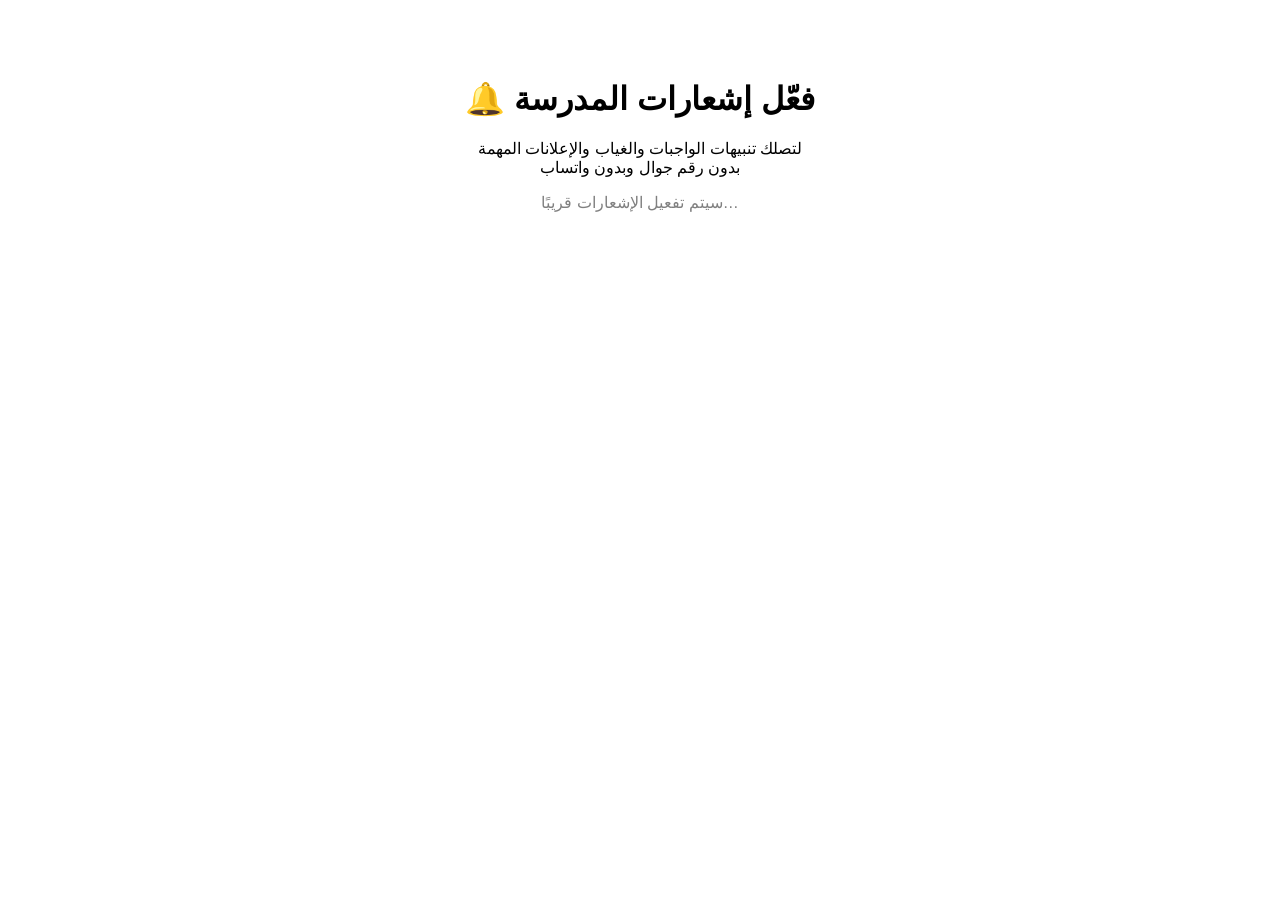
<file: index.html>
<!DOCTYPE html>
<html lang="ar">
<head>
  <script src="https://cdn.onesignal.com/sdks/web/v16/OneSignalSDK.page.js" defer></script>
<script>
  window.OneSignalDeferred = window.OneSignalDeferred || [];
  OneSignalDeferred.push(async function(OneSignal) {
    await OneSignal.init({
      appId:"67c377ae-7d32-4d60-b016-xxxxxxxx"",
      notifyButton: {
        enable: true,
      },
    });
  });
</script>
</head>
<body style="font-family: Arial; text-align: center; margin-top: 80px;">
  <h1>🔔 فعّل إشعارات المدرسة</h1>
  <p>
    لتصلك تنبيهات الواجبات والغياب والإعلانات المهمة<br>
    بدون رقم جوال وبدون واتساب
  </p>
  <p style="color: gray;">
    سيتم تفعيل الإشعارات قريبًا…
  </p>
</body>
</html>
</file>
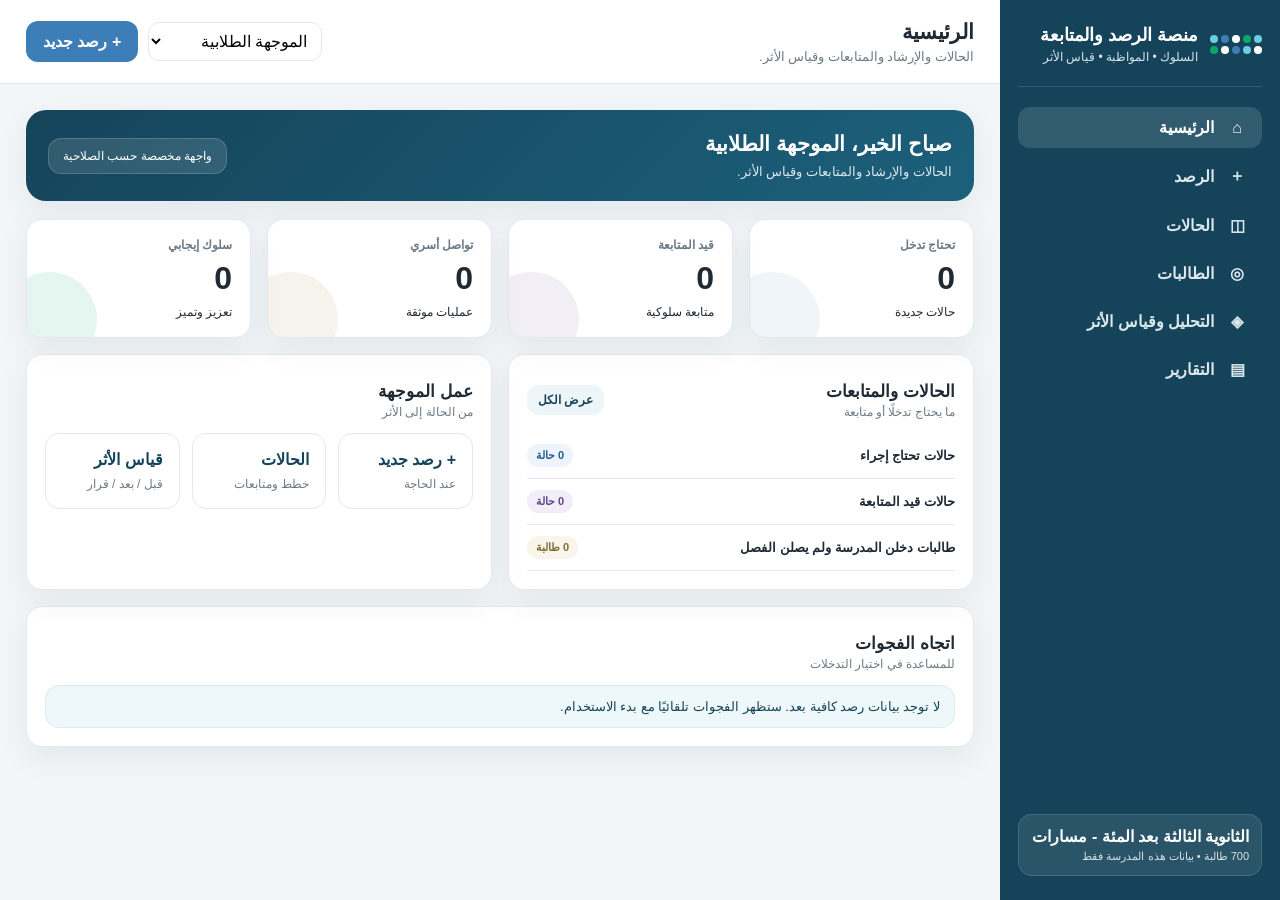
<file: monitoring-platform/index.html>
<!doctype html>
<html lang="ar" dir="rtl">
<head>
  <meta charset="utf-8" />
  <meta name="viewport" content="width=device-width, initial-scale=1" />
  <title>منصة الرصد والمتابعة والانضباط المدرسي</title>
  <link rel="stylesheet" href="styles.css" />
</head>
<body>
  <div class="app-shell">
    <aside class="sidebar" id="sidebar">
      <div class="brand">
        <div class="brand-mark" aria-hidden="true">
          <span></span><span></span><span></span><span></span><span></span>
          <span></span><span></span><span></span><span></span><span></span>
        </div>
        <div>
          <h1>منصة الرصد والمتابعة</h1>
          <p>السلوك • المواظبة • قياس الأثر</p>
        </div>
      </div>
      <nav id="nav"></nav>
      <div class="sidebar-footer">
        <div class="school-badge">
          <strong id="schoolNameBadge">المدرسة</strong>
          <span id="schoolMetaBadge">بيانات معزولة حسب المدرسة</span>
        </div>
      </div>
    </aside>

    <main class="main">
      <header class="topbar">
        <button class="icon-btn mobile-only" id="menuBtn" aria-label="القائمة">☰</button>
        <div class="topbar-title">
          <div class="title-row"><button class="btn back-btn hidden" id="backBtn" type="button" aria-label="الرجوع">↩ رجوع</button><h2 id="pageTitle">الرئيسية</h2></div>
          <p id="pageSubtitle">ملخص العمل اليومي حسب دورك</p>
        </div>
        <div class="topbar-actions">
          <select id="roleSelect" class="select compact" title="تبديل الدور"></select>
          <button class="btn primary" id="quickObserveBtn">+ رصد جديد</button>
        </div>
      </header>

      <section class="content" id="content"></section>
    </main>
  </div>

  <div class="modal-backdrop hidden" id="modalBackdrop">
    <div class="modal" id="modal"></div>
  </div>

  <template id="toastTemplate">
    <div class="toast"></div>
  </template>

  <script>
window.SCHOOL_SEED_103 = {"school":{"id":"school-103","name":"الثانوية الثالثة بعد المئة - مسارات","stage":"الثانوية","academicYear":"1448هـ"},"students":[{"id":"S-187D6A8509","schoolId":"school-103","name":"الجوري محمد عمر السبيعي","grade":"الأول الثانوي","gradeCode":"1314","section":"1","qr":"Q103-38D4B0D8","importKey":"187D6A850938D4B0D80E","status":"active","guardianPhone":"966502057990"},{"id":"S-75FC949567","schoolId":"school-103","name":"أميمة حسن بن هبه بن هبه الحرازي","grade":"الأول الثانوي","gradeCode":"1314","section":"1","qr":"Q103-2393AB09","importKey":"75FC9495672393AB0967","status":"active","guardianPhone":"966555661603"},{"id":"S-A0D33F8355","schoolId":"school-103","name":"تاليا احمد محمد الشهري","grade":"الأول الثانوي","gradeCode":"1314","section":"1","qr":"Q103-D827497D","importKey":"A0D33F8355D827497DBE","status":"active","guardianPhone":"966544376508"},{"id":"S-505306D64D","schoolId":"school-103","name":"تالين عوض ياسين الحربي","grade":"الأول الثانوي","gradeCode":"1314","section":"1","qr":"Q103-B39EE44F","importKey":"505306D64DB39EE44F03","status":"active","guardianPhone":"966556555640"},{"id":"S-69BD7884AE","schoolId":"school-103","name":"تولين سعيد بن راقع آل المحضي","grade":"الأول الثانوي","gradeCode":"1314","section":"1","qr":"Q103-1457BD29","importKey":"69BD7884AE1457BD294C","status":"active","guardianPhone":"966506569070"},{"id":"S-BA7960A1A8","schoolId":"school-103","name":"تولين محمد عبدالله الشمراني","grade":"الأول الثانوي","gradeCode":"1314","section":"1","qr":"Q103-86CE1AB9","importKey":"BA7960A1A886CE1AB925","status":"active","guardianPhone":"966556776055"},{"id":"S-DC41B84397","schoolId":"school-103","name":"جنى محمد بن عوض الشهري","grade":"الأول الثانوي","gradeCode":"1314","section":"1","qr":"Q103-718C869B","importKey":"DC41B84397718C869B0B","status":"active","guardianPhone":"966555378953"},{"id":"S-7D73AAD103","schoolId":"school-103","name":"خديجة دوكر بن جابر الجيزاني","grade":"الأول الثانوي","gradeCode":"1314","section":"1","qr":"Q103-F91D201F","importKey":"7D73AAD103F91D201F13","status":"active","guardianPhone":"966500203483"},{"id":"S-564BAAFC65","schoolId":"school-103","name":"دانه بنت يحي بن علي بن قاسم العبدلي","grade":"الأول الثانوي","gradeCode":"1314","section":"1","qr":"Q103-C3D763D1","importKey":"564BAAFC65C3D763D178","status":"active","guardianPhone":"966559983555"},{"id":"S-A564552DAD","schoolId":"school-103","name":"رزان بنت سعد بن عايض بن مسفر آل مسفر الشمراني","grade":"الأول الثانوي","gradeCode":"1314","section":"1","qr":"Q103-17E81734","importKey":"A564552DAD17E8173443","status":"active","guardianPhone":"966505386672"},{"id":"S-E7834E408A","schoolId":"school-103","name":"رفيف احمد علي الزهراني","grade":"الأول الثانوي","gradeCode":"1314","section":"1","qr":"Q103-50C248C0","importKey":"E7834E408A50C248C0D0","status":"active","guardianPhone":"966558757534"},{"id":"S-DA6BE96D1A","schoolId":"school-103","name":"رفيف عبدالعزيز مسفر الغنام الغامدي","grade":"الأول الثانوي","gradeCode":"1314","section":"1","qr":"Q103-69431773","importKey":"DA6BE96D1A694317738A","status":"active","guardianPhone":"966545207707"},{"id":"S-E0E331B782","schoolId":"school-103","name":"ريتاج بنت عبدالعزيز بن حامد بن حميد الاحمدى","grade":"الأول الثانوي","gradeCode":"1314","section":"1","qr":"Q103-C3862012","importKey":"E0E331B782C386201237","status":"active","guardianPhone":"966535649019"},{"id":"S-87DB12C06C","schoolId":"school-103","name":"ريتان بنت محمد ابن سعيد ابن محمد العمر الشهري","grade":"الأول الثانوي","gradeCode":"1314","section":"1","qr":"Q103-10285078","importKey":"87DB12C06C1028507870","status":"active","guardianPhone":"966533083569"},{"id":"S-BFFCBAD2B6","schoolId":"school-103","name":"ساره عماش طيب واصلي","grade":"الأول الثانوي","gradeCode":"1314","section":"1","qr":"Q103-F0DF4C98","importKey":"BFFCBAD2B6F0DF4C982D","status":"active","guardianPhone":"966557970684"},{"id":"S-4D84B395F5","schoolId":"school-103","name":"سما سلمان بن محمد الشمراني","grade":"الأول الثانوي","gradeCode":"1314","section":"1","qr":"Q103-93E9A22C","importKey":"4D84B395F593E9A22C12","status":"active","guardianPhone":"966545553029"},{"id":"S-C7F3CC4188","schoolId":"school-103","name":"شجون احمد محمد صلاقى","grade":"الأول الثانوي","gradeCode":"1314","section":"1","qr":"Q103-37760265","importKey":"C7F3CC4188377602656E","status":"active","guardianPhone":"966506363263"},{"id":"S-6408AB4973","schoolId":"school-103","name":"شموخ مسفر ابن سويد الغامدي","grade":"الأول الثانوي","gradeCode":"1314","section":"1","qr":"Q103-1CDCF34C","importKey":"6408AB49731CDCF34C7D","status":"active","guardianPhone":"966506776891"},{"id":"S-A4BB5A041C","schoolId":"school-103","name":"شهد فريد عبدالله العولقي","grade":"الأول الثانوي","gradeCode":"1314","section":"1","qr":"Q103-C2FFFA76","importKey":"A4BB5A041CC2FFFA7613","status":"active","guardianPhone":"966536765644"},{"id":"S-B655ABA2DC","schoolId":"school-103","name":"غاليه عواد بن مبروك بن سلمان المرواني الجهني","grade":"الأول الثانوي","gradeCode":"1314","section":"1","qr":"Q103-6F10B2A9","importKey":"B655ABA2DC6F10B2A985","status":"active","guardianPhone":"966501752751"},{"id":"S-76641D0E0C","schoolId":"school-103","name":"فاطمه فريد عبدالله العولقي","grade":"الأول الثانوي","gradeCode":"1314","section":"1","qr":"Q103-B40F1E37","importKey":"76641D0E0CB40F1E37A8","status":"active","guardianPhone":"966536765644"},{"id":"S-254D57F19E","schoolId":"school-103","name":"لارين محمد ناصر مباركي","grade":"الأول الثانوي","gradeCode":"1314","section":"1","qr":"Q103-1E8BF608","importKey":"254D57F19E1E8BF60860","status":"active","guardianPhone":"966563340729"},{"id":"S-19C9EE1603","schoolId":"school-103","name":"لمى علي محمد الشمراني","grade":"الأول الثانوي","gradeCode":"1314","section":"1","qr":"Q103-0B9DC89D","importKey":"19C9EE16030B9DC89D17","status":"active","guardianPhone":"966561372552"},{"id":"S-C9E0F16748","schoolId":"school-103","name":"لمى محمد بن شداد بن صالح العمري الزهراني","grade":"الأول الثانوي","gradeCode":"1314","section":"1","qr":"Q103-C217FBB6","importKey":"C9E0F16748C217FBB6E7","status":"active","guardianPhone":"966541607391"},{"id":"S-99A7A53909","schoolId":"school-103","name":"لمياء جبريل علي عتودي","grade":"الأول الثانوي","gradeCode":"1314","section":"1","qr":"Q103-868CEAAD","importKey":"99A7A53909868CEAADC7","status":"active","guardianPhone":"966543739818"},{"id":"S-3374ECA162","schoolId":"school-103","name":"ليان طارق بن محمد الزهراني","grade":"الأول الثانوي","gradeCode":"1314","section":"1","qr":"Q103-E70A02F3","importKey":"3374ECA162E70A02F3B3","status":"active","guardianPhone":"966567233593"},{"id":"S-0C180B58AF","schoolId":"school-103","name":"لين بسام حسن عبيد","grade":"الأول الثانوي","gradeCode":"1314","section":"1","qr":"Q103-8704CFC6","importKey":"0C180B58AF8704CFC62D","status":"active","guardianPhone":"966502285397"},{"id":"S-73605E2154","schoolId":"school-103","name":"ليندا خالد ابراهيم الزهراني","grade":"الأول الثانوي","gradeCode":"1314","section":"1","qr":"Q103-0D153D5E","importKey":"73605E21540D153D5E11","status":"active","guardianPhone":"966502006708"},{"id":"S-080A6BEAEE","schoolId":"school-103","name":"مريم عواجي بن محمد مدخلي","grade":"الأول الثانوي","gradeCode":"1314","section":"1","qr":"Q103-153B10D4","importKey":"080A6BEAEE153B10D4D7","status":"active","guardianPhone":"966556586406"},{"id":"S-07C731ED59","schoolId":"school-103","name":"ميار احمد محمد الحاتمي","grade":"الأول الثانوي","gradeCode":"1314","section":"1","qr":"Q103-9F83921C","importKey":"07C731ED599F83921C4A","status":"active","guardianPhone":"966541619145"},{"id":"S-1BF9F3F7A5","schoolId":"school-103","name":"ميار ماجد عبدالله حواس","grade":"الأول الثانوي","gradeCode":"1314","section":"1","qr":"Q103-42B1AD0F","importKey":"1BF9F3F7A542B1AD0FBC","status":"active","guardianPhone":"966551441736"},{"id":"S-CF415E31F9","schoolId":"school-103","name":"ميلا عدنان احمد الطويرقي","grade":"الأول الثانوي","gradeCode":"1314","section":"1","qr":"Q103-506F1CAE","importKey":"CF415E31F9506F1CAE15","status":"active","guardianPhone":"966555354732"},{"id":"S-8DF586A1E2","schoolId":"school-103","name":"نهال عبدالرحمن احمد الزهراني","grade":"الأول الثانوي","gradeCode":"1314","section":"1","qr":"Q103-EF7E2C3B","importKey":"8DF586A1E2EF7E2C3BE3","status":"active","guardianPhone":"966531666590"},{"id":"S-D6E7D4747C","schoolId":"school-103","name":"نوره جمال بن حسن الحداد","grade":"الأول الثانوي","gradeCode":"1314","section":"1","qr":"Q103-B6150FCB","importKey":"D6E7D4747CB6150FCB11","status":"active","guardianPhone":"966508398889"},{"id":"S-209A8B0FEA","schoolId":"school-103","name":"هبة احمد بن علي النعيري","grade":"الأول الثانوي","gradeCode":"1314","section":"1","qr":"Q103-2A4EF584","importKey":"209A8B0FEA2A4EF58449","status":"active","guardianPhone":"966543213453"},{"id":"S-51BD552ADF","schoolId":"school-103","name":"هيام سيف عبدالله الزهراني","grade":"الأول الثانوي","gradeCode":"1314","section":"1","qr":"Q103-A4318A53","importKey":"51BD552ADFA4318A5339","status":"active","guardianPhone":"966557776111"},{"id":"S-3EB389AB7A","schoolId":"school-103","name":"وتين ابراهيم عبدالله الزهراني","grade":"الأول الثانوي","gradeCode":"1314","section":"1","qr":"Q103-205C8647","importKey":"3EB389AB7A205C864720","status":"active","guardianPhone":"966533353328"},{"id":"S-C22F19E75F","schoolId":"school-103","name":"ارام محمد ابن عبدالله الزهراني","grade":"الأول الثانوي","gradeCode":"1314","section":"2","qr":"Q103-79ECB0DA","importKey":"C22F19E75F79ECB0DAED","status":"active","guardianPhone":"966503354371"},{"id":"S-6183DA992D","schoolId":"school-103","name":"اسيل عيظه احمد الزهراني","grade":"الأول الثانوي","gradeCode":"1314","section":"2","qr":"Q103-4D5F7226","importKey":"6183DA992D4D5F722614","status":"active","guardianPhone":"966559329200"},{"id":"S-F376DCEE85","schoolId":"school-103","name":"اصايل يوسف حسن الزهراني","grade":"الأول الثانوي","gradeCode":"1314","section":"2","qr":"Q103-1BBF0C76","importKey":"F376DCEE851BBF0C76ED","status":"active","guardianPhone":"966566010064"},{"id":"S-582D7E1FB3","schoolId":"school-103","name":"المى احمد حسن الشهري","grade":"الأول الثانوي","gradeCode":"1314","section":"2","qr":"Q103-074A0F0D","importKey":"582D7E1FB3074A0F0D4C","status":"active","guardianPhone":"966568675628"},{"id":"S-B5F4680AC3","schoolId":"school-103","name":"ألين بنت سعيد بن صالح الشهري","grade":"الأول الثانوي","gradeCode":"1314","section":"2","qr":"Q103-0C747992","importKey":"B5F4680AC30C747992AC","status":"active","guardianPhone":"966533317664"},{"id":"S-45E5D9B084","schoolId":"school-103","name":"الين عبدالله بن ناشي بن بريك الجابري الحربي","grade":"الأول الثانوي","gradeCode":"1314","section":"2","qr":"Q103-DA37198F","importKey":"45E5D9B084DA37198FB0","status":"active","guardianPhone":"966567355444"},{"id":"S-9384C13A60","schoolId":"school-103","name":"امل عبدالرحمن علي الزهراني","grade":"الأول الثانوي","gradeCode":"1314","section":"2","qr":"Q103-639FA79D","importKey":"9384C13A60639FA79DE0","status":"active","guardianPhone":"966552371099"},{"id":"S-E8B30908E0","schoolId":"school-103","name":"أميمة جمعان ابن محمد الزهراني","grade":"الأول الثانوي","gradeCode":"1314","section":"2","qr":"Q103-E4265883","importKey":"E8B30908E0E42658836A","status":"active","guardianPhone":"966553370704"},{"id":"S-BDCBC4DF7C","schoolId":"school-103","name":"ايلان طارق ابن سعيد الغامدي","grade":"الأول الثانوي","gradeCode":"1314","section":"2","qr":"Q103-DAEF3A7A","importKey":"BDCBC4DF7CDAEF3A7A80","status":"active","guardianPhone":"966549911101"},{"id":"S-1CEB07CB4E","schoolId":"school-103","name":"ايناس سالم يوسف الحربى","grade":"الأول الثانوي","gradeCode":"1314","section":"2","qr":"Q103-B703AB7C","importKey":"1CEB07CB4EB703AB7C93","status":"active","guardianPhone":"966551065343"},{"id":"S-3886349D94","schoolId":"school-103","name":"تالا عبدالله بن احمد الزهراني","grade":"الأول الثانوي","gradeCode":"1314","section":"2","qr":"Q103-3152D2FD","importKey":"3886349D943152D2FD86","status":"active","guardianPhone":"966502654192"},{"id":"S-F88D9FDDDA","schoolId":"school-103","name":"تالين أحمد صالح الشهري","grade":"الأول الثانوي","gradeCode":"1314","section":"2","qr":"Q103-177DE5C1","importKey":"F88D9FDDDA177DE5C194","status":"active","guardianPhone":"966554457178"},{"id":"S-4B4FB6DD50","schoolId":"school-103","name":"جنى ابراهيم محمد الزهراني","grade":"الأول الثانوي","gradeCode":"1314","section":"2","qr":"Q103-0AF00B38","importKey":"4B4FB6DD500AF00B384C","status":"active","guardianPhone":"966598951886"},{"id":"S-A866ADF1B4","schoolId":"school-103","name":"جوانا بنت عبدالله بن حسن. بن محمد العصمه الشهري.","grade":"الأول الثانوي","gradeCode":"1314","section":"2","qr":"Q103-1130FFAC","importKey":"A866ADF1B41130FFACED","status":"active","guardianPhone":"966506856783"},{"id":"S-D2DFF36A90","schoolId":"school-103","name":"جوانا فاضل بن عبدالله القرني","grade":"الأول الثانوي","gradeCode":"1314","section":"2","qr":"Q103-1768F749","importKey":"D2DFF36A901768F74905","status":"active","guardianPhone":"966505782979"},{"id":"S-7435BD99B7","schoolId":"school-103","name":"جورين نادر - محمد","grade":"الأول الثانوي","gradeCode":"1314","section":"2","qr":"Q103-AC5EDE33","importKey":"7435BD99B7AC5EDE3341","status":"active","guardianPhone":"966551978769"},{"id":"S-70BD9035EC","schoolId":"school-103","name":"جولين عبد الرحمن عبدالله الشمراني","grade":"الأول الثانوي","gradeCode":"1314","section":"2","qr":"Q103-5E978B9A","importKey":"70BD9035EC5E978B9AA7","status":"active","guardianPhone":"966553790379"},{"id":"S-658EDBA52B","schoolId":"school-103","name":"دالي سعيد سالم الخثعمي","grade":"الأول الثانوي","gradeCode":"1314","section":"2","qr":"Q103-178497ED","importKey":"658EDBA52B178497EDAE","status":"active","guardianPhone":"966553981988"},{"id":"S-00E1FE7E2C","schoolId":"school-103","name":"داليا علي مشرف الزهراني","grade":"الأول الثانوي","gradeCode":"1314","section":"2","qr":"Q103-BD614D3A","importKey":"00E1FE7E2CBD614D3A3F","status":"active","guardianPhone":"966536501447"},{"id":"S-A9517FD8DC","schoolId":"school-103","name":"ديماء علي بن عايض بن ربيعان الذيابي العتيبي","grade":"الأول الثانوي","gradeCode":"1314","section":"2","qr":"Q103-177B7486","importKey":"A9517FD8DC177B748672","status":"active","guardianPhone":"966566622897"},{"id":"S-B5C2265F11","schoolId":"school-103","name":"ربا غلاب عوض الحارثي","grade":"الأول الثانوي","gradeCode":"1314","section":"2","qr":"Q103-D03B3290","importKey":"B5C2265F11D03B3290B1","status":"active","guardianPhone":"966535243212"},{"id":"S-039C69F15A","schoolId":"school-103","name":"رتيل عبدالله كيشان المالكي","grade":"الأول الثانوي","gradeCode":"1314","section":"2","qr":"Q103-0F3547CF","importKey":"039C69F15A0F3547CF75","status":"active","guardianPhone":"966558770012"},{"id":"S-A9C1BCE72E","schoolId":"school-103","name":"رسيل عبدالله حسين آل فازع","grade":"الأول الثانوي","gradeCode":"1314","section":"2","qr":"Q103-13C7281A","importKey":"A9C1BCE72E13C7281A1D","status":"active","guardianPhone":"966553515543"},{"id":"S-D00EAA011E","schoolId":"school-103","name":"رودين عبد الرحمن عبدالله الشمراني","grade":"الأول الثانوي","gradeCode":"1314","section":"2","qr":"Q103-1FC7DB84","importKey":"D00EAA011E1FC7DB8433","status":"active","guardianPhone":"966553790379"},{"id":"S-344299A1A3","schoolId":"school-103","name":"ريما جمعان محمد الشهري","grade":"الأول الثانوي","gradeCode":"1314","section":"2","qr":"Q103-2D31AE1D","importKey":"344299A1A32D31AE1DC9","status":"active","guardianPhone":"966506647924"},{"id":"S-7627951DDE","schoolId":"school-103","name":"ريماس مسفر أحمد الغامدي","grade":"الأول الثانوي","gradeCode":"1314","section":"2","qr":"Q103-20159198","importKey":"7627951DDE20159198E3","status":"active","guardianPhone":"966505720327"},{"id":"S-9483CE9C44","schoolId":"school-103","name":"ريمان عبيد أبراهيم البركاتي","grade":"الأول الثانوي","gradeCode":"1314","section":"2","qr":"Q103-25762797","importKey":"9483CE9C4425762797F0","status":"active","guardianPhone":"966569833119"},{"id":"S-82F0B84D48","schoolId":"school-103","name":"ريوف فواز عطيه الثقفي","grade":"الأول الثانوي","gradeCode":"1314","section":"2","qr":"Q103-C3A8A523","importKey":"82F0B84D48C3A8A52302","status":"active","guardianPhone":"966555700864"},{"id":"S-D094309ECA","schoolId":"school-103","name":"ساره بنت فيصل بن خليل بن مستور الدنيش العمري","grade":"الأول الثانوي","gradeCode":"1314","section":"2","qr":"Q103-A1679229","importKey":"D094309ECAA16792293D","status":"active","guardianPhone":"966557350426"},{"id":"S-F87E950D9E","schoolId":"school-103","name":"غدي خالد بن يحي الزهراني","grade":"الأول الثانوي","gradeCode":"1314","section":"2","qr":"Q103-CFDC4590","importKey":"F87E950D9ECFDC45908C","status":"active","guardianPhone":"966502066064"},{"id":"S-54C064F25E","schoolId":"school-103","name":"غلا احمد بن على بن عبده سلموني","grade":"الأول الثانوي","gradeCode":"1314","section":"2","qr":"Q103-3E31B93A","importKey":"54C064F25E3E31B93A0C","status":"active","guardianPhone":"966568959941"},{"id":"S-3BAA5BE86B","schoolId":"school-103","name":"لجين محمد عبده الربعي","grade":"الأول الثانوي","gradeCode":"1314","section":"2","qr":"Q103-E0B25C43","importKey":"3BAA5BE86BE0B25C437A","status":"active","guardianPhone":"966537760253"},{"id":"S-320CF20663","schoolId":"school-103","name":"ميار علي منصور السهيمي","grade":"الأول الثانوي","gradeCode":"1314","section":"2","qr":"Q103-AAC0C70A","importKey":"320CF20663AAC0C70A01","status":"active","guardianPhone":"966503361233"},{"id":"S-75382AFED8","schoolId":"school-103","name":"ميان عبدالله علي الحارثي","grade":"الأول الثانوي","gradeCode":"1314","section":"2","qr":"Q103-EF7D7776","importKey":"75382AFED8EF7D7776F0","status":"active","guardianPhone":"966502017940"},{"id":"S-4F01C7F226","schoolId":"school-103","name":"نجمه صقر علي الحارثي","grade":"الأول الثانوي","gradeCode":"1314","section":"2","qr":"Q103-AB3432A8","importKey":"4F01C7F226AB3432A82B","status":"active","guardianPhone":"966567122610"},{"id":"S-BC22ADACE8","schoolId":"school-103","name":"نسرين ابراهيم بن احمد الزهراني","grade":"الأول الثانوي","gradeCode":"1314","section":"2","qr":"Q103-1FA9D17F","importKey":"BC22ADACE81FA9D17FE1","status":"active","guardianPhone":"966503560613"},{"id":"S-14DF3C8C36","schoolId":"school-103","name":"وتين عادل حسن المالكي","grade":"الأول الثانوي","gradeCode":"1314","section":"2","qr":"Q103-89EA673F","importKey":"14DF3C8C3689EA673F77","status":"active","guardianPhone":"966504749412"},{"id":"S-047B739137","schoolId":"school-103","name":"وسن محمد عيضه السالمي","grade":"الأول الثانوي","gradeCode":"1314","section":"2","qr":"Q103-40721AAC","importKey":"047B73913740721AAC93","status":"active","guardianPhone":"966502936690"},{"id":"S-E046B3A959","schoolId":"school-103","name":"آسيل بنت موسى بن يحي بن علي بيضي","grade":"الأول الثانوي","gradeCode":"1314","section":"3","qr":"Q103-5E310993","importKey":"E046B3A9595E310993E8","status":"active","guardianPhone":"966536430130"},{"id":"S-A560A09B38","schoolId":"school-103","name":"الجوهر عبدالله احمد الشمراني","grade":"الأول الثانوي","gradeCode":"1314","section":"3","qr":"Q103-87EA72F2","importKey":"A560A09B3887EA72F29B","status":"active","guardianPhone":"966565980726"},{"id":"S-53C2925C07","schoolId":"school-103","name":"ايلان مساعد بن محمد الشمراني","grade":"الأول الثانوي","gradeCode":"1314","section":"3","qr":"Q103-32D29721","importKey":"53C2925C0732D2972191","status":"active","guardianPhone":"966560031221"},{"id":"S-A7BCDC3733","schoolId":"school-103","name":"ايمان عبدالله بن محمد القرني","grade":"الأول الثانوي","gradeCode":"1314","section":"3","qr":"Q103-ACD2653E","importKey":"A7BCDC3733ACD2653E27","status":"active","guardianPhone":"966536812092"},{"id":"S-FCE33E9401","schoolId":"school-103","name":"تولين علي بن يحى الحاتمي","grade":"الأول الثانوي","gradeCode":"1314","section":"3","qr":"Q103-698505DF","importKey":"FCE33E9401698505DFD4","status":"active","guardianPhone":"966555789650"},{"id":"S-AD443475B8","schoolId":"school-103","name":"جنى احمد عبدالله جعفري","grade":"الأول الثانوي","gradeCode":"1314","section":"3","qr":"Q103-CD05174A","importKey":"AD443475B8CD05174AA3","status":"active","guardianPhone":"966568734329"},{"id":"S-4CD448D00D","schoolId":"school-103","name":"جوانا محمد بن احمد الغامدي","grade":"الأول الثانوي","gradeCode":"1314","section":"3","qr":"Q103-82D1A362","importKey":"4CD448D00D82D1A36235","status":"active","guardianPhone":"966545526933"},{"id":"S-8664261028","schoolId":"school-103","name":"دانا بنت سامي بن عبدالعزيز بن هلال الهميلي الحارثي","grade":"الأول الثانوي","gradeCode":"1314","section":"3","qr":"Q103-E0C2E7B2","importKey":"8664261028E0C2E7B28B","status":"active","guardianPhone":"966544815629"},{"id":"S-6281EAA8AF","schoolId":"school-103","name":"دانه ابراهيم محمد مسلبي","grade":"الأول الثانوي","gradeCode":"1314","section":"3","qr":"Q103-EDBF0FE6","importKey":"6281EAA8AFEDBF0FE6F8","status":"active","guardianPhone":"966509221186"},{"id":"S-D029A87421","schoolId":"school-103","name":"ربى عبدربه عبدالله الزهراني","grade":"الأول الثانوي","gradeCode":"1314","section":"3","qr":"Q103-D985A991","importKey":"D029A87421D985A9915F","status":"active","guardianPhone":"966554766716"},{"id":"S-A7F9343CD0","schoolId":"school-103","name":"رسيل عبدالرحمن بن احمد المالكي","grade":"الأول الثانوي","gradeCode":"1314","section":"3","qr":"Q103-26F89AE4","importKey":"A7F9343CD026F89AE4FB","status":"active","guardianPhone":"966544404655"},{"id":"S-26F0BB2C34","schoolId":"school-103","name":"رهف سعود بن علي بن سعد آل خثيم","grade":"الأول الثانوي","gradeCode":"1314","section":"3","qr":"Q103-1F1D5251","importKey":"26F0BB2C341F1D5251A2","status":"active","guardianPhone":"966566881543"},{"id":"S-3B53C4B575","schoolId":"school-103","name":"روينه محمد احمد المعشي","grade":"الأول الثانوي","gradeCode":"1314","section":"3","qr":"Q103-69B165AE","importKey":"3B53C4B57569B165AEDD","status":"active","guardianPhone":"966560474899"},{"id":"S-70D63CC9E7","schoolId":"school-103","name":"ريتال حمد علي عسيري","grade":"الأول الثانوي","gradeCode":"1314","section":"3","qr":"Q103-CDC1E5FD","importKey":"70D63CC9E7CDC1E5FDB4","status":"active","guardianPhone":"966546515117"},{"id":"S-243D4134D3","schoolId":"school-103","name":"ريما عبدالله احمد الزهراني","grade":"الأول الثانوي","gradeCode":"1314","section":"3","qr":"Q103-FEC80D6A","importKey":"243D4134D3FEC80D6AFE","status":"active","guardianPhone":"966553700905"},{"id":"S-5E3743FCD5","schoolId":"school-103","name":"ريمان محمد مهدي عواجي","grade":"الأول الثانوي","gradeCode":"1314","section":"3","qr":"Q103-342122BF","importKey":"5E3743FCD5342122BFFF","status":"active","guardianPhone":"966566660970"},{"id":"S-B0B8B0F780","schoolId":"school-103","name":"ريوف نايف جابر الثبيتي","grade":"الأول الثانوي","gradeCode":"1314","section":"3","qr":"Q103-62A4C7E9","importKey":"B0B8B0F78062A4C7E952","status":"active","guardianPhone":"966503059112"},{"id":"S-8C1A976B3F","schoolId":"school-103","name":"سوزان بنت عطية بن سعيد بن سالم العمري الزهراني","grade":"الأول الثانوي","gradeCode":"1314","section":"3","qr":"Q103-B6B5BE9A","importKey":"8C1A976B3FB6B5BE9A3B","status":"active","guardianPhone":"966558746371"},{"id":"S-C8FC193467","schoolId":"school-103","name":"سيلا اسماعيل عبدالله الشريف","grade":"الأول الثانوي","gradeCode":"1314","section":"3","qr":"Q103-57BB3D32","importKey":"C8FC19346757BB3D32DB","status":"active","guardianPhone":"966554076488"},{"id":"S-1EE2348B3C","schoolId":"school-103","name":"شهد هايف سفران الحربي","grade":"الأول الثانوي","gradeCode":"1314","section":"3","qr":"Q103-E8D63EDC","importKey":"1EE2348B3CE8D63EDC71","status":"active","guardianPhone":"966557310335"},{"id":"S-5AFB22B0A8","schoolId":"school-103","name":"غلا عبدالرحيم ابن احمد الثقفي","grade":"الأول الثانوي","gradeCode":"1314","section":"3","qr":"Q103-51E09317","importKey":"5AFB22B0A851E093172E","status":"active","guardianPhone":"966504794049"},{"id":"S-EE1EC59BA5","schoolId":"school-103","name":"غلا عبدالله حسن الزهراني","grade":"الأول الثانوي","gradeCode":"1314","section":"3","qr":"Q103-26A93C66","importKey":"EE1EC59BA526A93C6670","status":"active","guardianPhone":"966565413276"},{"id":"S-0E0372C9C6","schoolId":"school-103","name":"غنى ياسر حسين البقمي","grade":"الأول الثانوي","gradeCode":"1314","section":"3","qr":"Q103-9E86DA39","importKey":"0E0372C9C69E86DA39D0","status":"active","guardianPhone":"966553235201"},{"id":"S-8BDE39C98D","schoolId":"school-103","name":"غيداء ابراهيم محمد ماطري","grade":"الأول الثانوي","gradeCode":"1314","section":"3","qr":"Q103-D71F4B8F","importKey":"8BDE39C98DD71F4B8F81","status":"active","guardianPhone":"966548370165"},{"id":"S-6295E53776","schoolId":"school-103","name":"غيداء بنت عبدالله بن جمعان بن بادي القرشي الزهراني","grade":"الأول الثانوي","gradeCode":"1314","section":"3","qr":"Q103-AAFD1A4D","importKey":"6295E53776AAFD1A4D48","status":"active","guardianPhone":"966555033956"},{"id":"S-7E138098E0","schoolId":"school-103","name":"فجر رمضان علي الزهراني","grade":"الأول الثانوي","gradeCode":"1314","section":"3","qr":"Q103-6531657B","importKey":"7E138098E06531657B00","status":"active","guardianPhone":"966550507157"},{"id":"S-7C78C96285","schoolId":"school-103","name":"فرح عائش حنش الجيزاني","grade":"الأول الثانوي","gradeCode":"1314","section":"3","qr":"Q103-47020738","importKey":"7C78C962854702073824","status":"active","guardianPhone":"966548361266"},{"id":"S-4EABCA2051","schoolId":"school-103","name":"لمار علي بن محسن خظي","grade":"الأول الثانوي","gradeCode":"1314","section":"3","qr":"Q103-F4FA27D4","importKey":"4EABCA2051F4FA27D49E","status":"active","guardianPhone":"966558258455"},{"id":"S-F1027D6A7B","schoolId":"school-103","name":"لمى بنت عايض بن. محمد بن عايض الهلا لي","grade":"الأول الثانوي","gradeCode":"1314","section":"3","qr":"Q103-A4689019","importKey":"F1027D6A7BA4689019E2","status":"active","guardianPhone":"966552465927"},{"id":"S-E2BB5650F1","schoolId":"school-103","name":"ليان بنت جمعان بن احمد بن خضران الطفيلي الزهراني","grade":"الأول الثانوي","gradeCode":"1314","section":"3","qr":"Q103-A2BC510E","importKey":"E2BB5650F1A2BC510ED2","status":"active","guardianPhone":"966559519518"},{"id":"S-FC948AE6A8","schoolId":"school-103","name":"ليان حمد علي القنفذي","grade":"الأول الثانوي","gradeCode":"1314","section":"3","qr":"Q103-F9FD4F07","importKey":"FC948AE6A8F9FD4F07A2","status":"active","guardianPhone":"966548463906"},{"id":"S-36E836A185","schoolId":"school-103","name":"ميرا بنت عيدان بن راشد ابن موسى الكناني الزهراني","grade":"الأول الثانوي","gradeCode":"1314","section":"3","qr":"Q103-BB53FB06","importKey":"36E836A185BB53FB0686","status":"active","guardianPhone":"966534555466"},{"id":"S-81A41B334B","schoolId":"school-103","name":"نهال علي احمد الكثيري","grade":"الأول الثانوي","gradeCode":"1314","section":"3","qr":"Q103-EC32C755","importKey":"81A41B334BEC32C755FC","status":"active","guardianPhone":"966557011700"},{"id":"S-24ED87468E","schoolId":"school-103","name":"هدن موفق حسن ابوحسين","grade":"الأول الثانوي","gradeCode":"1314","section":"3","qr":"Q103-ADAB88D9","importKey":"24ED87468EADAB88D9C1","status":"active","guardianPhone":"966506695220"},{"id":"S-47A09A4F26","schoolId":"school-103","name":"وجن موفق حسن ابوحسين","grade":"الأول الثانوي","gradeCode":"1314","section":"3","qr":"Q103-787E45AE","importKey":"47A09A4F26787E45AEB7","status":"active","guardianPhone":"966506695220"},{"id":"S-589EEDF200","schoolId":"school-103","name":"وفقه محمد بن علي صمع","grade":"الأول الثانوي","gradeCode":"1314","section":"3","qr":"Q103-B23D885A","importKey":"589EEDF200B23D885A9D","status":"active","guardianPhone":"966560381071"},{"id":"S-D640391DFF","schoolId":"school-103","name":"ونس محمود عبدالله بجوي","grade":"الأول الثانوي","gradeCode":"1314","section":"3","qr":"Q103-8B44A5B7","importKey":"D640391DFF8B44A5B70F","status":"active","guardianPhone":"966531225707"},{"id":"S-8541FC7888","schoolId":"school-103","name":"يارا بنت سامي بن عبدالعزيز بن هلال الهميلي الحارثي","grade":"الأول الثانوي","gradeCode":"1314","section":"3","qr":"Q103-4385BB5B","importKey":"8541FC78884385BB5BC6","status":"active","guardianPhone":"966544815629"},{"id":"S-A021C800C6","schoolId":"school-103","name":"اسيل بنت محسن بن مكمي الحسناني","grade":"الأول الثانوي","gradeCode":"1314","section":"4","qr":"Q103-30EFFC28","importKey":"A021C800C630EFFC2850","status":"active","guardianPhone":"966551808689"},{"id":"S-B90D13996D","schoolId":"school-103","name":"آلاء صلاح مزيد المطيري","grade":"الأول الثانوي","gradeCode":"1314","section":"4","qr":"Q103-703612D0","importKey":"B90D13996D703612D0AD","status":"active","guardianPhone":"966554706346"},{"id":"S-9115E1BA9C","schoolId":"school-103","name":"أيتن عبدالله عتيق المالكي","grade":"الأول الثانوي","gradeCode":"1314","section":"4","qr":"Q103-FA711CAD","importKey":"9115E1BA9CFA711CAD79","status":"active","guardianPhone":"966566636346"},{"id":"S-7B1E7D308F","schoolId":"school-103","name":"ايلان سعود حمدان الشمراني","grade":"الأول الثانوي","gradeCode":"1314","section":"4","qr":"Q103-F1E303FC","importKey":"7B1E7D308FF1E303FCD4","status":"active","guardianPhone":"966564827709"},{"id":"S-F0B57E721C","schoolId":"school-103","name":"بدرية غرم الله بن عبيد ابن سعيد ال مفتاح المنتشري","grade":"الأول الثانوي","gradeCode":"1314","section":"4","qr":"Q103-EDED5C96","importKey":"F0B57E721CEDED5C962D","status":"active","guardianPhone":"966557194853"},{"id":"S-5423E89881","schoolId":"school-103","name":"تالين ابراهيم علي الحكمي","grade":"الأول الثانوي","gradeCode":"1314","section":"4","qr":"Q103-80BDE2BB","importKey":"5423E8988180BDE2BB04","status":"active","guardianPhone":"966565847117"},{"id":"S-7CE50AB474","schoolId":"school-103","name":"تالين عبدالرحمن محمد القرني","grade":"الأول الثانوي","gradeCode":"1314","section":"4","qr":"Q103-E5FBD7FD","importKey":"7CE50AB474E5FBD7FDB7","status":"active","guardianPhone":"966565642342"},{"id":"S-06A60D767C","schoolId":"school-103","name":"جمانه سعد تركي الثبيتي","grade":"الأول الثانوي","gradeCode":"1314","section":"4","qr":"Q103-D8CED007","importKey":"06A60D767CD8CED00765","status":"active","guardianPhone":"966560979632"},{"id":"S-C4BB22BF8F","schoolId":"school-103","name":"جوري محمد جابر القرني","grade":"الأول الثانوي","gradeCode":"1314","section":"4","qr":"Q103-E5C77E86","importKey":"C4BB22BF8FE5C77E86EB","status":"active","guardianPhone":"966597539950"},{"id":"S-57B8485EE8","schoolId":"school-103","name":"خلود سمير فتيني عبدالله","grade":"الأول الثانوي","gradeCode":"1314","section":"4","qr":"Q103-A5CB95F5","importKey":"57B8485EE8A5CB95F5B6","status":"active","guardianPhone":"966566265865"},{"id":"S-576EF027B7","schoolId":"school-103","name":"دلال عبدالله عمر الحارثي","grade":"الأول الثانوي","gradeCode":"1314","section":"4","qr":"Q103-257EAEED","importKey":"576EF027B7257EAEEDC5","status":"active","guardianPhone":"966507944444"},{"id":"S-EC04C54FB1","schoolId":"school-103","name":"ديمة عماد بن عبدالعزيز العويضي","grade":"الأول الثانوي","gradeCode":"1314","section":"4","qr":"Q103-678EAE14","importKey":"EC04C54FB1678EAE14DB","status":"active","guardianPhone":"966506696003"},{"id":"S-6D5291F11A","schoolId":"school-103","name":"راما غرم الله سعيد الغامدي","grade":"الأول الثانوي","gradeCode":"1314","section":"4","qr":"Q103-33986667","importKey":"6D5291F11A3398666768","status":"active","guardianPhone":"966505716495"},{"id":"S-03B81BB436","schoolId":"school-103","name":"رتيل بنت محمد بن نجم بن عمير الحصيني","grade":"الأول الثانوي","gradeCode":"1314","section":"4","qr":"Q103-DD0D24F4","importKey":"03B81BB436DD0D24F41E","status":"active","guardianPhone":"966509850015"},{"id":"S-39FAF7E7F4","schoolId":"school-103","name":"رغد بنت محمد بن مسكن البقيلي المالكي","grade":"الأول الثانوي","gradeCode":"1314","section":"4","qr":"Q103-D0EDE3C7","importKey":"39FAF7E7F4D0EDE3C741","status":"active","guardianPhone":"966537350344"},{"id":"S-96E640CD7E","schoolId":"school-103","name":"روز كمال بن ضيف الله الزهراني","grade":"الأول الثانوي","gradeCode":"1314","section":"4","qr":"Q103-623564A5","importKey":"96E640CD7E623564A542","status":"active","guardianPhone":"966545670327"},{"id":"S-5EB3B730D2","schoolId":"school-103","name":"ريتال ابراهيم بن حسن عسيري","grade":"الأول الثانوي","gradeCode":"1314","section":"4","qr":"Q103-2AC2D038","importKey":"5EB3B730D22AC2D038F8","status":"active","guardianPhone":"966501379345"},{"id":"S-5C6F498A8F","schoolId":"school-103","name":"ريم مختار سعيد العتيبي","grade":"الأول الثانوي","gradeCode":"1314","section":"4","qr":"Q103-DA9DF4B3","importKey":"5C6F498A8FDA9DF4B32B","status":"active","guardianPhone":"966554060533"},{"id":"S-32462C92CF","schoolId":"school-103","name":"ريمان عادل حميد سلامي","grade":"الأول الثانوي","gradeCode":"1314","section":"4","qr":"Q103-CB605A58","importKey":"32462C92CFCB605A5880","status":"active","guardianPhone":"966555911360"},{"id":"S-39A47BF974","schoolId":"school-103","name":"ريناد عبدالله بن ناصر بن عبدالله ال قويد الدوسري","grade":"الأول الثانوي","gradeCode":"1314","section":"4","qr":"Q103-709D9913","importKey":"39A47BF974709D991325","status":"active","guardianPhone":"966554615574"},{"id":"S-595D1A17F7","schoolId":"school-103","name":"ريهام عبدالله محمد باجنيد","grade":"الأول الثانوي","gradeCode":"1314","section":"4","qr":"Q103-3A3437C9","importKey":"595D1A17F73A3437C959","status":"active","guardianPhone":"966564147208"},{"id":"S-612C3C5575","schoolId":"school-103","name":"ساره عبدالله سعد البيشي","grade":"الأول الثانوي","gradeCode":"1314","section":"4","qr":"Q103-2139127E","importKey":"612C3C55752139127E60","status":"active","guardianPhone":"966531859779"},{"id":"S-723AAA2C3F","schoolId":"school-103","name":"ساره محمد علي معافاء","grade":"الأول الثانوي","gradeCode":"1314","section":"4","qr":"Q103-889E6FEC","importKey":"723AAA2C3F889E6FEC40","status":"active","guardianPhone":"966554139009"},{"id":"S-109614D511","schoolId":"school-103","name":"سجى محمد علي اليامي","grade":"الأول الثانوي","gradeCode":"1314","section":"4","qr":"Q103-E8DC11F1","importKey":"109614D511E8DC11F173","status":"active","guardianPhone":"966500613696"},{"id":"S-3F954C3F82","schoolId":"school-103","name":"سلا حسن جيلان علوص","grade":"الأول الثانوي","gradeCode":"1314","section":"4","qr":"Q103-54792DEA","importKey":"3F954C3F8254792DEAB2","status":"active","guardianPhone":"966599066621"},{"id":"S-F2EA1BB540","schoolId":"school-103","name":"شهد عيسى الحسن قارضه","grade":"الأول الثانوي","gradeCode":"1314","section":"4","qr":"Q103-45BE9194","importKey":"F2EA1BB54045BE91941B","status":"active","guardianPhone":"966533235238"},{"id":"S-0016C63EC3","schoolId":"school-103","name":"شيهانه حمدان بن مسلط المرزوقي","grade":"الأول الثانوي","gradeCode":"1314","section":"4","qr":"Q103-75BF7A39","importKey":"0016C63EC375BF7A39A4","status":"active","guardianPhone":"966503552288"},{"id":"S-C203AAF458","schoolId":"school-103","name":"عذاري محمد بن عمر بن عوض الصمداني الشريف","grade":"الأول الثانوي","gradeCode":"1314","section":"4","qr":"Q103-CF4AB5EC","importKey":"C203AAF458CF4AB5ECD4","status":"active","guardianPhone":"966537816691"},{"id":"S-F4B054FBD0","schoolId":"school-103","name":"غلا محمد شداد الشهري","grade":"الأول الثانوي","gradeCode":"1314","section":"4","qr":"Q103-4D510B99","importKey":"F4B054FBD04D510B991F","status":"active","guardianPhone":"966553494170"},{"id":"S-259965CA15","schoolId":"school-103","name":"لتين عبدالله بن محمد الزهراني","grade":"الأول الثانوي","gradeCode":"1314","section":"4","qr":"Q103-9FEB2AFD","importKey":"259965CA159FEB2AFD13","status":"active","guardianPhone":"966555626650"},{"id":"S-74146D7FE6","schoolId":"school-103","name":"لجين عبدالله عامر الشهري","grade":"الأول الثانوي","gradeCode":"1314","section":"4","qr":"Q103-CE2D70E5","importKey":"74146D7FE6CE2D70E59D","status":"active","guardianPhone":"966505596057"},{"id":"S-5DDAD6E21A","schoolId":"school-103","name":"لمى علي سعدي المنتشري","grade":"الأول الثانوي","gradeCode":"1314","section":"4","qr":"Q103-042A074E","importKey":"5DDAD6E21A042A074EB5","status":"active","guardianPhone":"966508590277"},{"id":"S-5CD421359F","schoolId":"school-103","name":"ليلى شامي محمد جعفري","grade":"الأول الثانوي","gradeCode":"1314","section":"4","qr":"Q103-4DA6EDEB","importKey":"5CD421359F4DA6EDEB9B","status":"active","guardianPhone":"966566381137"},{"id":"S-23390FEA55","schoolId":"school-103","name":"منار سمير محمد اليحياوي","grade":"الأول الثانوي","gradeCode":"1314","section":"4","qr":"Q103-A5BF6F68","importKey":"23390FEA55A5BF6F6866","status":"active","guardianPhone":"966508700040"},{"id":"S-752A437EA4","schoolId":"school-103","name":"مها عبدالسلام علي الصليح","grade":"الأول الثانوي","gradeCode":"1314","section":"4","qr":"Q103-98199414","importKey":"752A437EA49819941483","status":"active","guardianPhone":"966538222198"},{"id":"S-916CE97CEC","schoolId":"school-103","name":"ميار آدم بكر برناوى","grade":"الأول الثانوي","gradeCode":"1314","section":"4","qr":"Q103-0A878BBA","importKey":"916CE97CEC0A878BBA55","status":"active","guardianPhone":"966554559211"},{"id":"S-6657FC7C26","schoolId":"school-103","name":"وتين عاصم حسين الزهراني","grade":"الأول الثانوي","gradeCode":"1314","section":"4","qr":"Q103-E38B0444","importKey":"6657FC7C26E38B04445C","status":"active","guardianPhone":"966562616121"},{"id":"S-A8DA5079E0","schoolId":"school-103","name":"رهام علي بن صالح الزهراني","grade":"الأول الثانوي","gradeCode":"1314","section":"5","qr":"Q103-23C00006","importKey":"A8DA5079E023C0000675","status":"active","guardianPhone":"966551723824"},{"id":"S-E34690F6FF","schoolId":"school-103","name":"هدى بنت ضيف الله بن حامد القحطه الشمراني","grade":"الأول الثانوي","gradeCode":"1314","section":"5","qr":"Q103-3A5023AB","importKey":"E34690F6FF3A5023ABCF","status":"active","guardianPhone":"966551547471"},{"id":"S-3D7789ECE5","schoolId":"school-103","name":"افنان منصور احمد يعقوب","grade":"الثاني الثانوي","gradeCode":"1416","section":"1","qr":"Q103-CE91FAC3","importKey":"3D7789ECE5CE91FAC3F5","status":"active","guardianPhone":"966551189415"},{"id":"S-EEEFC02875","schoolId":"school-103","name":"الجفول عبدالعزيز عبود عامودي","grade":"الثاني الثانوي","gradeCode":"1416","section":"1","qr":"Q103-73F77BAC","importKey":"EEEFC0287573F77BACD2","status":"active","guardianPhone":"966567678671"},{"id":"S-A50E92C324","schoolId":"school-103","name":"أنفال رمضان علي الزهراني","grade":"الثاني الثانوي","gradeCode":"1416","section":"1","qr":"Q103-68AE2BCB","importKey":"A50E92C32468AE2BCBBD","status":"active","guardianPhone":"966550507157"},{"id":"S-834B3868C8","schoolId":"school-103","name":"بيلسان عبدالرحمن حسن القرني","grade":"الثاني الثانوي","gradeCode":"1416","section":"1","qr":"Q103-62D3218D","importKey":"834B3868C862D3218DDF","status":"active","guardianPhone":"966535305311"},{"id":"S-9E4AD82737","schoolId":"school-103","name":"تالين عبدالله علي الزهراني","grade":"الثاني الثانوي","gradeCode":"1416","section":"1","qr":"Q103-A07E5B0E","importKey":"9E4AD82737A07E5B0EF1","status":"active","guardianPhone":"966567197919"},{"id":"S-9AA10C9891","schoolId":"school-103","name":"تالين مريع بن عوض القحطاني","grade":"الثاني الثانوي","gradeCode":"1416","section":"1","qr":"Q103-46A34A8B","importKey":"9AA10C989146A34A8B5C","status":"active","guardianPhone":"966509557783"},{"id":"S-61C13083B4","schoolId":"school-103","name":"تولين ابراهيم بن عبدالله بن محمد آل بشيتي الزهراني","grade":"الثاني الثانوي","gradeCode":"1416","section":"1","qr":"Q103-C87A33CD","importKey":"61C13083B4C87A33CD29","status":"active","guardianPhone":"966533353328"},{"id":"S-41C6E1CDF3","schoolId":"school-103","name":"جوانا احمد بن علي الزهراني","grade":"الثاني الثانوي","gradeCode":"1416","section":"1","qr":"Q103-1F9F7077","importKey":"41C6E1CDF31F9F707795","status":"active","guardianPhone":"966500454661"},{"id":"S-9B46957492","schoolId":"school-103","name":"جوري عطيان عطيه السيد","grade":"الثاني الثانوي","gradeCode":"1416","section":"1","qr":"Q103-D51C06F4","importKey":"9B46957492D51C06F474","status":"active","guardianPhone":"966554889199"},{"id":"S-3BA563B0ED","schoolId":"school-103","name":"دانة مزروع عبدالله الزهراني","grade":"الثاني الثانوي","gradeCode":"1416","section":"1","qr":"Q103-7A46AFB8","importKey":"3BA563B0ED7A46AFB86F","status":"active","guardianPhone":"966552072425"},{"id":"S-9D3A7368A1","schoolId":"school-103","name":"درر بدر حميد السلمي","grade":"الثاني الثانوي","gradeCode":"1416","section":"1","qr":"Q103-D35E142D","importKey":"9D3A7368A1D35E142DE5","status":"active","guardianPhone":"966555584018"},{"id":"S-66CD9C323C","schoolId":"school-103","name":"دينا محمد عبدالرحمن العرياني","grade":"الثاني الثانوي","gradeCode":"1416","section":"1","qr":"Q103-EB7F5DDF","importKey":"66CD9C323CEB7F5DDFC9","status":"active","guardianPhone":"966530210840"},{"id":"S-7C5C1CF9C9","schoolId":"school-103","name":"راما ممدوح عبدالله الحبشان","grade":"الثاني الثانوي","gradeCode":"1416","section":"1","qr":"Q103-F23EE1BF","importKey":"7C5C1CF9C9F23EE1BF6E","status":"active","guardianPhone":"966569663850"},{"id":"S-E7CBFC1513","schoolId":"school-103","name":"راما وليد عبدالله قايد","grade":"الثاني الثانوي","gradeCode":"1416","section":"1","qr":"Q103-1CB1AB43","importKey":"E7CBFC15131CB1AB4324","status":"active","guardianPhone":"966554600353"},{"id":"S-2371931F6D","schoolId":"school-103","name":"رسيان صالح علي فلاته","grade":"الثاني الثانوي","gradeCode":"1416","section":"1","qr":"Q103-002CDE59","importKey":"2371931F6D002CDE59AC","status":"active","guardianPhone":"966500546501"},{"id":"S-98F6E02035","schoolId":"school-103","name":"رغد احمد بن علي الزهراني","grade":"الثاني الثانوي","gradeCode":"1416","section":"1","qr":"Q103-F84A233C","importKey":"98F6E02035F84A233C22","status":"active","guardianPhone":"966551397657"},{"id":"S-E15D143994","schoolId":"school-103","name":"رغد فهد عبدالعزيز سلامي","grade":"الثاني الثانوي","gradeCode":"1416","section":"1","qr":"Q103-5C62708D","importKey":"E15D1439945C62708D35","status":"active","guardianPhone":"966551177425"},{"id":"S-B750D0767E","schoolId":"school-103","name":"ريام محمد حمود العيسائي","grade":"الثاني الثانوي","gradeCode":"1416","section":"1","qr":"Q103-EB791364","importKey":"B750D0767EEB791364C0","status":"active","guardianPhone":"966532056281"},{"id":"S-8017F65B34","schoolId":"school-103","name":"ريتال علي عطية الزهراني","grade":"الثاني الثانوي","gradeCode":"1416","section":"1","qr":"Q103-FCB2A5D7","importKey":"8017F65B34FCB2A5D7A1","status":"active","guardianPhone":"966551155968"},{"id":"S-90A4B7756D","schoolId":"school-103","name":"ريمان عمر بن ابراهيم بن علي ال حمد الحلوي","grade":"الثاني الثانوي","gradeCode":"1416","section":"1","qr":"Q103-1093ADD8","importKey":"90A4B7756D1093ADD868","status":"active","guardianPhone":"966532085575"},{"id":"S-DC2E0668F1","schoolId":"school-103","name":"ريناد عطيان عطيه السيد","grade":"الثاني الثانوي","gradeCode":"1416","section":"1","qr":"Q103-1FC1DA19","importKey":"DC2E0668F11FC1DA191E","status":"active","guardianPhone":"966554889199"},{"id":"S-2E96C5009F","schoolId":"school-103","name":"زينب سعد ناجي الحربي","grade":"الثاني الثانوي","gradeCode":"1416","section":"1","qr":"Q103-D8732E16","importKey":"2E96C5009FD8732E162B","status":"active","guardianPhone":"966539079897"},{"id":"S-F5D3D2987B","schoolId":"school-103","name":"زينه بنت يوسف بن محمد  بن سبتان جرشبي مجرشي","grade":"الثاني الثانوي","gradeCode":"1416","section":"1","qr":"Q103-84E3B8CD","importKey":"F5D3D2987B84E3B8CDDA","status":"active","guardianPhone":"966543526250"},{"id":"S-15C3C8A1F8","schoolId":"school-103","name":"سجى احمد محمد الصمداني","grade":"الثاني الثانوي","gradeCode":"1416","section":"1","qr":"Q103-8F941079","importKey":"15C3C8A1F88F941079BA","status":"active","guardianPhone":"966561229573"},{"id":"S-EF42636CB7","schoolId":"school-103","name":"سميه بنت مسلم بن عايض بن صالح المسافري الهلالي","grade":"الثاني الثانوي","gradeCode":"1416","section":"1","qr":"Q103-38050C60","importKey":"EF42636CB738050C60B0","status":"active","guardianPhone":"966509077866"},{"id":"S-5A98210DF3","schoolId":"school-103","name":"عائضه بلال عبدالله القرني","grade":"الثاني الثانوي","gradeCode":"1416","section":"1","qr":"Q103-3ACAEF8E","importKey":"5A98210DF33ACAEF8E67","status":"active","guardianPhone":"966501752425"},{"id":"S-BA53277803","schoolId":"school-103","name":"عذاري محمد بن داخل بن مسعد الشلاحي المطيري","grade":"الثاني الثانوي","gradeCode":"1416","section":"1","qr":"Q103-418D8632","importKey":"BA53277803418D8632D7","status":"active","guardianPhone":"966548735000"},{"id":"S-406E4DA911","schoolId":"school-103","name":"غلا علي عبدالله عتين","grade":"الثاني الثانوي","gradeCode":"1416","section":"1","qr":"Q103-64242E44","importKey":"406E4DA91164242E4480","status":"active","guardianPhone":"966557700723"},{"id":"S-5A732B4DEE","schoolId":"school-103","name":"غلا هاشم محمد الشمراني","grade":"الثاني الثانوي","gradeCode":"1416","section":"1","qr":"Q103-A98AAC04","importKey":"5A732B4DEEA98AAC0427","status":"active","guardianPhone":"966544494194"},{"id":"S-534AD98565","schoolId":"school-103","name":"لجين سعد محيميد البقمي","grade":"الثاني الثانوي","gradeCode":"1416","section":"1","qr":"Q103-EB9F54BA","importKey":"534AD98565EB9F54BA19","status":"active","guardianPhone":"966559995998"},{"id":"S-5DA7FF97C1","schoolId":"school-103","name":"لندا محمد عبدالله العامري","grade":"الثاني الثانوي","gradeCode":"1416","section":"1","qr":"Q103-FD9A62DC","importKey":"5DA7FF97C1FD9A62DC40","status":"active","guardianPhone":"966566511993"},{"id":"S-E7229B7280","schoolId":"school-103","name":"لول خالد حامد المالكي","grade":"الثاني الثانوي","gradeCode":"1416","section":"1","qr":"Q103-CDE6AECE","importKey":"E7229B7280CDE6AECE8E","status":"active","guardianPhone":"966550556990"},{"id":"S-07400C36FC","schoolId":"school-103","name":"ليان جميل محمد سحاق","grade":"الثاني الثانوي","gradeCode":"1416","section":"1","qr":"Q103-4B3F1C92","importKey":"07400C36FC4B3F1C9249","status":"active","guardianPhone":"966530127069"},{"id":"S-FB4DB8A88C","schoolId":"school-103","name":"لين حاتم احمد العمري","grade":"الثاني الثانوي","gradeCode":"1416","section":"1","qr":"Q103-00CBFB34","importKey":"FB4DB8A88C00CBFB3478","status":"active","guardianPhone":"966569498607"},{"id":"S-8670B0FDB9","schoolId":"school-103","name":"ميسون سلطان حسين المالكي","grade":"الثاني الثانوي","gradeCode":"1416","section":"1","qr":"Q103-824FB27B","importKey":"8670B0FDB9824FB27B47","status":"active","guardianPhone":"966557520129"},{"id":"S-187B27DC73","schoolId":"school-103","name":"نهى منصور حسين دغريري","grade":"الثاني الثانوي","gradeCode":"1416","section":"1","qr":"Q103-F4C24D57","importKey":"187B27DC73F4C24D5753","status":"active","guardianPhone":"966508035312"},{"id":"S-2DA10A4F55","schoolId":"school-103","name":"أميره بنت ماجد بن عبدالله بن علي الحلاس الزهراني","grade":"الثاني الثانوي","gradeCode":"1416","section":"2","qr":"Q103-637B84A5","importKey":"2DA10A4F55637B84A5C3","status":"active","guardianPhone":"966554584545"},{"id":"S-38B33C8A95","schoolId":"school-103","name":"جنان حامد يحيى الزهراني","grade":"الثاني الثانوي","gradeCode":"1416","section":"2","qr":"Q103-2727DACC","importKey":"38B33C8A952727DACC14","status":"active","guardianPhone":"966591661111"},{"id":"S-A4C5208443","schoolId":"school-103","name":"جنى احمد حسين جرور","grade":"الثاني الثانوي","gradeCode":"1416","section":"2","qr":"Q103-E1D3ED84","importKey":"A4C5208443E1D3ED84A9","status":"active","guardianPhone":"966507613553"},{"id":"S-DE1E58EAA1","schoolId":"school-103","name":"حلا بنت متعب بن محمد الزهراني","grade":"الثاني الثانوي","gradeCode":"1416","section":"2","qr":"Q103-F62C05A1","importKey":"DE1E58EAA1F62C05A17F","status":"active","guardianPhone":"966567645488"},{"id":"S-3A7EFB5105","schoolId":"school-103","name":"ديما احمد عيد الحارثي","grade":"الثاني الثانوي","gradeCode":"1416","section":"2","qr":"Q103-5AE3692B","importKey":"3A7EFB51055AE3692BE7","status":"active","guardianPhone":"966500732542"},{"id":"S-11E6899763","schoolId":"school-103","name":"رغد صالح محمد الخواري","grade":"الثاني الثانوي","gradeCode":"1416","section":"2","qr":"Q103-B4281CEC","importKey":"11E6899763B4281CECD3","status":"active","guardianPhone":"966504990426"},{"id":"S-EEEF63FBF2","schoolId":"school-103","name":"رغد علي محمد الغامدي","grade":"الثاني الثانوي","gradeCode":"1416","section":"2","qr":"Q103-CB8D53CB","importKey":"EEEF63FBF2CB8D53CB5A","status":"active","guardianPhone":"966558582224"},{"id":"S-9324701421","schoolId":"school-103","name":"رهف عبدالرحمن صبري حسنين","grade":"الثاني الثانوي","gradeCode":"1416","section":"2","qr":"Q103-8C42E497","importKey":"93247014218C42E49742","status":"active","guardianPhone":"966501603141"},{"id":"S-37F8F89DDD","schoolId":"school-103","name":"رولا عبد الله فرج الله السلمي","grade":"الثاني الثانوي","gradeCode":"1416","section":"2","qr":"Q103-DC3D2F65","importKey":"37F8F89DDDDC3D2F656C","status":"active","guardianPhone":"966566028669"},{"id":"S-9DD43AA4E0","schoolId":"school-103","name":"ريتال بنت عجلان بن جودالله بن عجلان ال شلوه القرني.","grade":"الثاني الثانوي","gradeCode":"1416","section":"2","qr":"Q103-D69E5E6F","importKey":"9DD43AA4E0D69E5E6FCE","status":"active","guardianPhone":"966546640958"},{"id":"S-4495AEE335","schoolId":"school-103","name":"ريما خالد بن سعد الغامدي","grade":"الثاني الثانوي","gradeCode":"1416","section":"2","qr":"Q103-ADB5E957","importKey":"4495AEE335ADB5E95700","status":"active","guardianPhone":"966506953077"},{"id":"S-6F72F3726D","schoolId":"school-103","name":"ريمه عبدالقادر عبدالله الشهري","grade":"الثاني الثانوي","gradeCode":"1416","section":"2","qr":"Q103-21B8FB23","importKey":"6F72F3726D21B8FB23F3","status":"active","guardianPhone":"966537262697"},{"id":"S-FE8A5C5E3C","schoolId":"school-103","name":"زينة عبدالله علي القرني","grade":"الثاني الثانوي","gradeCode":"1416","section":"2","qr":"Q103-7A2F210E","importKey":"FE8A5C5E3C7A2F210E2D","status":"active","guardianPhone":"966535693069"},{"id":"S-69DDB2769B","schoolId":"school-103","name":"شجن حسن بن هبه احمد","grade":"الثاني الثانوي","gradeCode":"1416","section":"2","qr":"Q103-E0DB4E85","importKey":"69DDB2769BE0DB4E85F6","status":"active","guardianPhone":"966567399745"},{"id":"S-A5278BFA04","schoolId":"school-103","name":"شذى هايف سفران الحربي","grade":"الثاني الثانوي","gradeCode":"1416","section":"2","qr":"Q103-AF14AB54","importKey":"A5278BFA04AF14AB5415","status":"active","guardianPhone":"966557310335"},{"id":"S-1F03B8140A","schoolId":"school-103","name":"شهد عبدالله محمد العمري","grade":"الثاني الثانوي","gradeCode":"1416","section":"2","qr":"Q103-FFF61C8F","importKey":"1F03B8140AFFF61C8FBF","status":"active","guardianPhone":"966538640103"},{"id":"S-483A9480CC","schoolId":"school-103","name":"عهود سمير عبدالله الزبيدي","grade":"الثاني الثانوي","gradeCode":"1416","section":"2","qr":"Q103-4BF2ACCD","importKey":"483A9480CC4BF2ACCD85","status":"active","guardianPhone":"966540244412"},{"id":"S-33B4F6475C","schoolId":"school-103","name":"غلا بنت متعب بن محمد الزهراني","grade":"الثاني الثانوي","gradeCode":"1416","section":"2","qr":"Q103-5FE23502","importKey":"33B4F6475C5FE235020E","status":"active","guardianPhone":"966567645488"},{"id":"S-E9CA1B3240","schoolId":"school-103","name":"فاطمه صقر علي الحارثي","grade":"الثاني الثانوي","gradeCode":"1416","section":"2","qr":"Q103-7B0350CB","importKey":"E9CA1B32407B0350CB1B","status":"active","guardianPhone":"966567122610"},{"id":"S-6C08D80964","schoolId":"school-103","name":"فاطمه محسن مكمي الحسناني","grade":"الثاني الثانوي","gradeCode":"1416","section":"2","qr":"Q103-B27172A8","importKey":"6C08D80964B27172A839","status":"active","guardianPhone":"966551808689"},{"id":"S-9AC1E0EBE2","schoolId":"school-103","name":"لانا جابر عامر الشهري","grade":"الثاني الثانوي","gradeCode":"1416","section":"2","qr":"Q103-153B74BA","importKey":"9AC1E0EBE2153B74BA83","status":"active","guardianPhone":"966562646550"},{"id":"S-CBCDF45648","schoolId":"school-103","name":"لين بنت ضيف الله بن احمد بن مدهش آل صعيب الغامدي","grade":"الثاني الثانوي","gradeCode":"1416","section":"2","qr":"Q103-5D8FB2F7","importKey":"CBCDF456485D8FB2F7F9","status":"active","guardianPhone":"966566106699"},{"id":"S-3C3E735769","schoolId":"school-103","name":"لين يحي عيظه الزهراني","grade":"الثاني الثانوي","gradeCode":"1416","section":"2","qr":"Q103-DED9B78B","importKey":"3C3E735769DED9B78B3F","status":"active","guardianPhone":"966569177698"},{"id":"S-7A5BD121D9","schoolId":"school-103","name":"ماريا خالد بن علي الزهراني","grade":"الثاني الثانوي","gradeCode":"1416","section":"2","qr":"Q103-9F119E2C","importKey":"7A5BD121D99F119E2C00","status":"active","guardianPhone":"966508807266"},{"id":"S-FA0973CC9A","schoolId":"school-103","name":"مرام بنت مثقب بن عبده بن محمد خبراني","grade":"الثاني الثانوي","gradeCode":"1416","section":"2","qr":"Q103-49293108","importKey":"FA0973CC9A492931081D","status":"active","guardianPhone":"966598370468"},{"id":"S-EF951AAF15","schoolId":"school-103","name":"مروى حسين هواش الرزقي","grade":"الثاني الثانوي","gradeCode":"1416","section":"2","qr":"Q103-7F9A0D90","importKey":"EF951AAF157F9A0D90BF","status":"active","guardianPhone":"966561220138"},{"id":"S-955F30925C","schoolId":"school-103","name":"ميار عبدالله بن فايز الحارثي","grade":"الثاني الثانوي","gradeCode":"1416","section":"2","qr":"Q103-248A99EB","importKey":"955F30925C248A99EB3A","status":"active","guardianPhone":"966536368787"},{"id":"S-E4E62F77FC","schoolId":"school-103","name":"ميان سامي عقيل الزهراني","grade":"الثاني الثانوي","gradeCode":"1416","section":"2","qr":"Q103-49F19851","importKey":"E4E62F77FC49F19851E5","status":"active","guardianPhone":"966550210699"},{"id":"S-388D20A9C0","schoolId":"school-103","name":"ميسم بنت عبدالله بن سعود الجابري الحربي","grade":"الثاني الثانوي","gradeCode":"1416","section":"2","qr":"Q103-A23766B0","importKey":"388D20A9C0A23766B009","status":"active","guardianPhone":"966543573261"},{"id":"S-50C8F3A49E","schoolId":"school-103","name":"نوره بنت سليمان بن عمر علي ال عقيل","grade":"الثاني الثانوي","gradeCode":"1416","section":"2","qr":"Q103-345040FF","importKey":"50C8F3A49E345040FFAE","status":"active","guardianPhone":"966500362414"},{"id":"S-0E24458509","schoolId":"school-103","name":"وتين محمد احمد العماري","grade":"الثاني الثانوي","gradeCode":"1416","section":"2","qr":"Q103-6318C002","importKey":"0E244585096318C002C7","status":"active","guardianPhone":"966540372367"},{"id":"S-13D1A133CD","schoolId":"school-103","name":"ولاف محمد بن عبدالله القرني","grade":"الثاني الثانوي","gradeCode":"1416","section":"2","qr":"Q103-B4689D0E","importKey":"13D1A133CDB4689D0E75","status":"active","guardianPhone":"966555780105"},{"id":"S-8D8F3D509E","schoolId":"school-103","name":"وئام احمد سالم الزهراني","grade":"الثاني الثانوي","gradeCode":"1416","section":"2","qr":"Q103-6F80595D","importKey":"8D8F3D509E6F80595D47","status":"active","guardianPhone":"966555119592"},{"id":"S-423D6ED94B","schoolId":"school-103","name":"يارا صلاح مزيد المطيري","grade":"الثاني الثانوي","gradeCode":"1416","section":"2","qr":"Q103-D15AF72A","importKey":"423D6ED94BD15AF72A64","status":"active","guardianPhone":"966554706346"},{"id":"S-D177B1E592","schoolId":"school-103","name":"أروى سعد بن صالح الغامدي","grade":"الثاني الثانوي","gradeCode":"1416","section":"3","qr":"Q103-D068169A","importKey":"D177B1E592D068169AA9","status":"active","guardianPhone":"966553533727"},{"id":"S-A54EE63D13","schoolId":"school-103","name":"الين بنت هاشم بن احمد بن موسى الامير","grade":"الثاني الثانوي","gradeCode":"1416","section":"3","qr":"Q103-EA1DD2CF","importKey":"A54EE63D13EA1DD2CF19","status":"active","guardianPhone":"966537998909"},{"id":"S-B6AD3E35AE","schoolId":"school-103","name":"أمينة سعيد بن محمد المرحبي","grade":"الثاني الثانوي","gradeCode":"1416","section":"3","qr":"Q103-F9AE0F2B","importKey":"B6AD3E35AEF9AE0F2B26","status":"active","guardianPhone":"966504543524"},{"id":"S-BB967C5D74","schoolId":"school-103","name":"أمينة عبدالله بن محمدطاهر الفاسي","grade":"الثاني الثانوي","gradeCode":"1416","section":"3","qr":"Q103-06698A04","importKey":"BB967C5D7406698A0450","status":"active","guardianPhone":"966560971079"},{"id":"S-2776554528","schoolId":"school-103","name":"انتصار محجوب ابن احمد البسيسي","grade":"الثاني الثانوي","gradeCode":"1416","section":"3","qr":"Q103-22B5D70C","importKey":"277655452822B5D70CFC","status":"active","guardianPhone":"966505363097"},{"id":"S-EEBBC84683","schoolId":"school-103","name":"تالا محمد يحي الشمراني","grade":"الثاني الثانوي","gradeCode":"1416","section":"3","qr":"Q103-244A7CAF","importKey":"EEBBC84683244A7CAFD9","status":"active","guardianPhone":"966552222146"},{"id":"S-3E59074D8E","schoolId":"school-103","name":"تولين احمد بن عبدالوهاب سندى","grade":"الثاني الثانوي","gradeCode":"1416","section":"3","qr":"Q103-C0A72EEE","importKey":"3E59074D8EC0A72EEE42","status":"active","guardianPhone":"966500939363"},{"id":"S-3C8A4FCA1E","schoolId":"school-103","name":"جنى عبدالله محمد باجنيد","grade":"الثاني الثانوي","gradeCode":"1416","section":"3","qr":"Q103-AF0C6067","importKey":"3C8A4FCA1EAF0C60675C","status":"active","guardianPhone":"966564147208"},{"id":"S-CA12F58050","schoolId":"school-103","name":"حنان سعيد بن احمد الزهراني","grade":"الثاني الثانوي","gradeCode":"1416","section":"3","qr":"Q103-94860220","importKey":"CA12F58050948602202A","status":"active","guardianPhone":"966540023259"},{"id":"S-C4C49FC97D","schoolId":"school-103","name":"حنين حسن جمعان القرني","grade":"الثاني الثانوي","gradeCode":"1416","section":"3","qr":"Q103-4322DCF3","importKey":"C4C49FC97D4322DCF3AF","status":"active","guardianPhone":"966502375118"},{"id":"S-833D9FF3D7","schoolId":"school-103","name":"خواطر محمد جابر البيشي","grade":"الثاني الثانوي","gradeCode":"1416","section":"3","qr":"Q103-B27EDCEF","importKey":"833D9FF3D7B27EDCEF60","status":"active","guardianPhone":"966503346997"},{"id":"S-385AC607C0","schoolId":"school-103","name":"راما احمد محمد البركاتي","grade":"الثاني الثانوي","gradeCode":"1416","section":"3","qr":"Q103-A0B2A09E","importKey":"385AC607C0A0B2A09E7D","status":"active","guardianPhone":"966561609133"},{"id":"S-CF4806215E","schoolId":"school-103","name":"رسيل محمد بن عمر بن عوض الصمداني الشريف","grade":"الثاني الثانوي","gradeCode":"1416","section":"3","qr":"Q103-A92B1EDC","importKey":"CF4806215EA92B1EDCE5","status":"active","guardianPhone":"966537816691"},{"id":"S-20B17DCB8D","schoolId":"school-103","name":"رغد نبيل بن صالح عشي","grade":"الثاني الثانوي","gradeCode":"1416","section":"3","qr":"Q103-04D94A1C","importKey":"20B17DCB8D04D94A1CCB","status":"active","guardianPhone":"966556639599"},{"id":"S-B8056973D4","schoolId":"school-103","name":"رنيم سعد محمد العسيري","grade":"الثاني الثانوي","gradeCode":"1416","section":"3","qr":"Q103-46FFBB36","importKey":"B8056973D446FFBB3681","status":"active","guardianPhone":"966545224997"},{"id":"S-7D4B571583","schoolId":"school-103","name":"روينه بنت سعد بن محمد بن عبدالله آل شرقه القرني","grade":"الثاني الثانوي","gradeCode":"1416","section":"3","qr":"Q103-B577BCEE","importKey":"7D4B571583B577BCEE83","status":"active","guardianPhone":"966501001066"},{"id":"S-DB079DEF3D","schoolId":"school-103","name":"ريفانا أحمد أبو بكر صالح","grade":"الثاني الثانوي","gradeCode":"1416","section":"3","qr":"Q103-095624CE","importKey":"DB079DEF3D095624CE21","status":"active","guardianPhone":"966555250164"},{"id":"S-F969AA83F6","schoolId":"school-103","name":"ريماس عبده بن عبده دغريري","grade":"الثاني الثانوي","gradeCode":"1416","section":"3","qr":"Q103-2B9CAAB5","importKey":"F969AA83F62B9CAAB573","status":"active","guardianPhone":"966532623900"},{"id":"S-205265CA51","schoolId":"school-103","name":"شهد فهد عالي المالكي","grade":"الثاني الثانوي","gradeCode":"1416","section":"3","qr":"Q103-87DAA34B","importKey":"205265CA5187DAA34B81","status":"active","guardianPhone":"966591131157"},{"id":"S-3A9B46CB98","schoolId":"school-103","name":"طفلة عبدالله بن مهذل بن فهيد العلياني القحطاني","grade":"الثاني الثانوي","gradeCode":"1416","section":"3","qr":"Q103-6FE26127","importKey":"3A9B46CB986FE2612768","status":"active","guardianPhone":"966502120820"},{"id":"S-C94E94792B","schoolId":"school-103","name":"عذبه بنت صالح بن محمد الخداعي الاسمري","grade":"الثاني الثانوي","gradeCode":"1416","section":"3","qr":"Q103-A9452562","importKey":"C94E94792BA945256256","status":"active","guardianPhone":"966563048277"},{"id":"S-DF6A1CF560","schoolId":"school-103","name":"غلا عطيه بن زعبي الزهراني","grade":"الثاني الثانوي","gradeCode":"1416","section":"3","qr":"Q103-71734107","importKey":"DF6A1CF56071734107A7","status":"active","guardianPhone":"966508334348"},{"id":"S-F19C24743E","schoolId":"school-103","name":"غلا محمد مجدوع الشهرى","grade":"الثاني الثانوي","gradeCode":"1416","section":"3","qr":"Q103-903C5011","importKey":"F19C24743E903C501174","status":"active","guardianPhone":"966543340441"},{"id":"S-B4C93380F1","schoolId":"school-103","name":"غيداء حسن بن ابراهيم عمودي","grade":"الثاني الثانوي","gradeCode":"1416","section":"3","qr":"Q103-AB30161A","importKey":"B4C93380F1AB30161A9D","status":"active","guardianPhone":"966554817816"},{"id":"S-C18C9ABD1F","schoolId":"school-103","name":"فاطمه علي احمد عياش","grade":"الثاني الثانوي","gradeCode":"1416","section":"3","qr":"Q103-A580DA66","importKey":"C18C9ABD1FA580DA660F","status":"active","guardianPhone":"966555720162"},{"id":"S-B2599E9C76","schoolId":"school-103","name":"فجر عبدالوهاب سعيد الغامدي","grade":"الثاني الثانوي","gradeCode":"1416","section":"3","qr":"Q103-0D7E5ACA","importKey":"B2599E9C760D7E5ACA87","status":"active","guardianPhone":"966507612305"},{"id":"S-5B2C03F44E","schoolId":"school-103","name":"فرح بنت مبارك بن سالم الحربي","grade":"الثاني الثانوي","gradeCode":"1416","section":"3","qr":"Q103-EF744D18","importKey":"5B2C03F44EEF744D1823","status":"active","guardianPhone":"966555986762"},{"id":"S-CCF327A0F0","schoolId":"school-103","name":"ليان ابراهيم محمد هاشمي","grade":"الثاني الثانوي","gradeCode":"1416","section":"3","qr":"Q103-3FBBE8F2","importKey":"CCF327A0F03FBBE8F222","status":"active","guardianPhone":"966540900321"},{"id":"S-933748D34B","schoolId":"school-103","name":"ملاك انس هاشم المفتي","grade":"الثاني الثانوي","gradeCode":"1416","section":"3","qr":"Q103-C3743AFD","importKey":"933748D34BC3743AFD32","status":"active","guardianPhone":"966578779642"},{"id":"S-D4B6C19282","schoolId":"school-103","name":"نهى بنت علي بن عمر الصمداني الشريف","grade":"الثاني الثانوي","gradeCode":"1416","section":"3","qr":"Q103-0F6FA2E1","importKey":"D4B6C192820F6FA2E190","status":"active","guardianPhone":"966557806957"},{"id":"S-AE05FF74A7","schoolId":"school-103","name":"نوف عايض معيض الشمراني","grade":"الثاني الثانوي","gradeCode":"1416","section":"3","qr":"Q103-4AD4A525","importKey":"AE05FF74A74AD4A5254A","status":"active","guardianPhone":"966559567610"},{"id":"S-89B11BC592","schoolId":"school-103","name":"همس بنت محمد بن علي بن عالي الشمراني","grade":"الثاني الثانوي","gradeCode":"1416","section":"3","qr":"Q103-CBDEE9F6","importKey":"89B11BC592CBDEE9F6FE","status":"active","guardianPhone":"966544089552"},{"id":"S-F3D4CAAA73","schoolId":"school-103","name":"هيفاء حارس سليم صباحي","grade":"الثاني الثانوي","gradeCode":"1416","section":"3","qr":"Q103-20AC8E02","importKey":"F3D4CAAA7320AC8E024D","status":"active","guardianPhone":"966541400918"},{"id":"S-4E8F2C1150","schoolId":"school-103","name":"افنان هاني عبدالله الخريشي","grade":"الثاني الثانوي","gradeCode":"1416","section":"4","qr":"Q103-4CBD8A6E","importKey":"4E8F2C11504CBD8A6E30","status":"active","guardianPhone":"966595553445"},{"id":"S-23962C77F7","schoolId":"school-103","name":"ايلان سعد سعيد القحطاني","grade":"الثاني الثانوي","gradeCode":"1416","section":"4","qr":"Q103-C2018673","importKey":"23962C77F7C20186731A","status":"active","guardianPhone":"966598888234"},{"id":"S-4D241BA065","schoolId":"school-103","name":"حنين عبدالرحمن احمد بكري","grade":"الثاني الثانوي","gradeCode":"1416","section":"4","qr":"Q103-A51B52E3","importKey":"4D241BA065A51B52E362","status":"active","guardianPhone":"966544506015"},{"id":"S-EE019CC538","schoolId":"school-103","name":"داليا ماجد عبدالرحمن الاسمري","grade":"الثاني الثانوي","gradeCode":"1416","section":"4","qr":"Q103-AAAE5D22","importKey":"EE019CC538AAAE5D228B","status":"active","guardianPhone":"966537031553"},{"id":"S-DB4B332E58","schoolId":"school-103","name":"دالين بنت زايد بن احمد بن محمد الصوقعي عسيري","grade":"الثاني الثانوي","gradeCode":"1416","section":"4","qr":"Q103-289DE688","importKey":"DB4B332E58289DE688E3","status":"active","guardianPhone":"966535568026"},{"id":"S-C7CBCC774B","schoolId":"school-103","name":"دانه بنت علي بن احمد بن محمد حكمي","grade":"الثاني الثانوي","gradeCode":"1416","section":"4","qr":"Q103-DB009285","importKey":"C7CBCC774BDB0092852E","status":"active","guardianPhone":"966540480989"},{"id":"S-D16A7D9516","schoolId":"school-103","name":"دانه صابر بن عبدالله الشريف","grade":"الثاني الثانوي","gradeCode":"1416","section":"4","qr":"Q103-559087C0","importKey":"D16A7D9516559087C0BA","status":"active","guardianPhone":"966533123224"},{"id":"S-80D9FE024E","schoolId":"school-103","name":"دانه فهد عالي المالكي","grade":"الثاني الثانوي","gradeCode":"1416","section":"4","qr":"Q103-C99CD32C","importKey":"80D9FE024EC99CD32C7E","status":"active","guardianPhone":"966591131157"},{"id":"S-6AFFB8E1B6","schoolId":"school-103","name":"ربى ابراهيم شامي جعفري","grade":"الثاني الثانوي","gradeCode":"1416","section":"4","qr":"Q103-00E23A50","importKey":"6AFFB8E1B600E23A50CF","status":"active","guardianPhone":"966551413507"},{"id":"S-AFCC8CF8D7","schoolId":"school-103","name":"رفيف فهد احمد شبيلي","grade":"الثاني الثانوي","gradeCode":"1416","section":"4","qr":"Q103-91A62449","importKey":"AFCC8CF8D791A624499A","status":"active","guardianPhone":"966548528718"},{"id":"S-0664C18C50","schoolId":"school-103","name":"رنا علي بن محمود عسيري","grade":"الثاني الثانوي","gradeCode":"1416","section":"4","qr":"Q103-D823C089","importKey":"0664C18C50D823C08906","status":"active","guardianPhone":"966544776331"},{"id":"S-2D03BA190F","schoolId":"school-103","name":"روان رائد احمد دبوان","grade":"الثاني الثانوي","gradeCode":"1416","section":"4","qr":"Q103-8EC9C095","importKey":"2D03BA190F8EC9C095CA","status":"active","guardianPhone":"966507231943"},{"id":"S-98FA249E4F","schoolId":"school-103","name":"روز عقيلي بن منصور الشيخي","grade":"الثاني الثانوي","gradeCode":"1416","section":"4","qr":"Q103-2A3FF9C7","importKey":"98FA249E4F2A3FF9C7C3","status":"active","guardianPhone":"966560480502"},{"id":"S-FFB46D8D0D","schoolId":"school-103","name":"ريتاج عبدالله عمر الجابري","grade":"الثاني الثانوي","gradeCode":"1416","section":"4","qr":"Q103-40419C4D","importKey":"FFB46D8D0D40419C4DD5","status":"active","guardianPhone":"966567155966"},{"id":"S-D2B519BB59","schoolId":"school-103","name":"ريفان محمد مهدي عواجي","grade":"الثاني الثانوي","gradeCode":"1416","section":"4","qr":"Q103-19A51FA9","importKey":"D2B519BB5919A51FA9A4","status":"active","guardianPhone":"966566660970"},{"id":"S-4FEA9C27E3","schoolId":"school-103","name":"ريم حسين سعيد آل دليم","grade":"الثاني الثانوي","gradeCode":"1416","section":"4","qr":"Q103-794EA585","importKey":"4FEA9C27E3794EA5851E","status":"active","guardianPhone":"966540876755"},{"id":"S-E3F1A40BD6","schoolId":"school-103","name":"ريناد سعيد محمد القحطاني","grade":"الثاني الثانوي","gradeCode":"1416","section":"4","qr":"Q103-7070CA1B","importKey":"E3F1A40BD67070CA1BD0","status":"active","guardianPhone":"966501353135"},{"id":"S-D20FEAF18E","schoolId":"school-103","name":"رينال بنت احمد بن سرحان الشمراني","grade":"الثاني الثانوي","gradeCode":"1416","section":"4","qr":"Q103-28CB87AA","importKey":"D20FEAF18E28CB87AA4A","status":"active","guardianPhone":"966560875651"},{"id":"S-D537C05E77","schoolId":"school-103","name":"زينه سالم بن علي الشهابي","grade":"الثاني الثانوي","gradeCode":"1416","section":"4","qr":"Q103-D0260DCE","importKey":"D537C05E77D0260DCE39","status":"active","guardianPhone":"966553230245"},{"id":"S-C5F62E302B","schoolId":"school-103","name":"سجى سعيد حماد الثعلبي","grade":"الثاني الثانوي","gradeCode":"1416","section":"4","qr":"Q103-6F57A4AE","importKey":"C5F62E302B6F57A4AE6D","status":"active","guardianPhone":"966506112516"},{"id":"S-E41434EE11","schoolId":"school-103","name":"غلا عبدالله جمعه الرفاعي","grade":"الثاني الثانوي","gradeCode":"1416","section":"4","qr":"Q103-A4DCFD59","importKey":"E41434EE11A4DCFD598D","status":"active","guardianPhone":"966594881490"},{"id":"S-24934217AF","schoolId":"school-103","name":"لجين باسم  اسماعيل","grade":"الثاني الثانوي","gradeCode":"1416","section":"4","qr":"Q103-1EB6DCF3","importKey":"24934217AF1EB6DCF370","status":"active","guardianPhone":"966505678428"},{"id":"S-ADE46402C3","schoolId":"school-103","name":"لما سليمان خالد المطيري","grade":"الثاني الثانوي","gradeCode":"1416","section":"4","qr":"Q103-ADD3AE69","importKey":"ADE46402C3ADD3AE697A","status":"active","guardianPhone":"966558194270"},{"id":"S-FE983CAEF8","schoolId":"school-103","name":"لمى بنت عبدالله بن حسن القرني","grade":"الثاني الثانوي","gradeCode":"1416","section":"4","qr":"Q103-C6566E73","importKey":"FE983CAEF8C6566E73CA","status":"active","guardianPhone":"966567693437"},{"id":"S-1AE19E69A1","schoolId":"school-103","name":"لميس عبدالرحمن ابن عبدالله الشمراني","grade":"الثاني الثانوي","gradeCode":"1416","section":"4","qr":"Q103-06939261","importKey":"1AE19E69A10693926117","status":"active","guardianPhone":"966504688214"},{"id":"S-A39A06EBCC","schoolId":"school-103","name":"منيرة قشعان بن عمر بن حزام المشعبي السبيعي","grade":"الثاني الثانوي","gradeCode":"1416","section":"4","qr":"Q103-794CE689","importKey":"A39A06EBCC794CE689A3","status":"active","guardianPhone":"966543302102"},{"id":"S-1A8EA635C5","schoolId":"school-103","name":"نرسيان وهيب فيصل الهندي","grade":"الثاني الثانوي","gradeCode":"1416","section":"4","qr":"Q103-6806973A","importKey":"1A8EA635C56806973ABE","status":"active","guardianPhone":"966562452772"},{"id":"S-111C619FCD","schoolId":"school-103","name":"نوال بلغيث احمد الغانمي","grade":"الثاني الثانوي","gradeCode":"1416","section":"4","qr":"Q103-9C9E7B17","importKey":"111C619FCD9C9E7B17C1","status":"active","guardianPhone":"966505776692"},{"id":"S-5B5093C0D0","schoolId":"school-103","name":"نوره بنت عالي بن احمد بن حسين جطل","grade":"الثاني الثانوي","gradeCode":"1416","section":"4","qr":"Q103-16E8696F","importKey":"5B5093C0D016E8696F1C","status":"active","guardianPhone":"966534154875"},{"id":"S-57FAC4A931","schoolId":"school-103","name":"هديل محسن حسين محمد","grade":"الثاني الثانوي","gradeCode":"1416","section":"4","qr":"Q103-226D6C03","importKey":"57FAC4A931226D6C0345","status":"active","guardianPhone":"966551779675"},{"id":"S-D030A4C7D2","schoolId":"school-103","name":"وريف احمد علي الصائغ","grade":"الثاني الثانوي","gradeCode":"1416","section":"4","qr":"Q103-3B3BA742","importKey":"D030A4C7D23B3BA742D9","status":"active","guardianPhone":"966582858128"},{"id":"S-74848BDBF0","schoolId":"school-103","name":"اروى بنت محمد بن حسن بن زيد سلامي","grade":"الثاني الثانوي","gradeCode":"1416","section":"5","qr":"Q103-3D85F1DD","importKey":"74848BDBF03D85F1DD21","status":"active","guardianPhone":"966503004044"},{"id":"S-4A8AE7122B","schoolId":"school-103","name":"اسيل يحيى ناشي الزهراني","grade":"الثاني الثانوي","gradeCode":"1416","section":"5","qr":"Q103-5C8FC740","importKey":"4A8AE7122B5C8FC740D4","status":"active","guardianPhone":"966568410770"},{"id":"S-C7EBA88AA3","schoolId":"school-103","name":"ألين عبدالرحمن بن محمد الشهري","grade":"الثاني الثانوي","gradeCode":"1416","section":"5","qr":"Q103-089686F5","importKey":"C7EBA88AA3089686F52B","status":"active","guardianPhone":"966506647924"},{"id":"S-801746B02F","schoolId":"school-103","name":"تالين احمد صالح مباركي","grade":"الثاني الثانوي","gradeCode":"1416","section":"5","qr":"Q103-DCB01BC3","importKey":"801746B02FDCB01BC36E","status":"active","guardianPhone":"966550509963"},{"id":"S-BEEA39B970","schoolId":"school-103","name":"جنى فيصل علي منصور","grade":"الثاني الثانوي","gradeCode":"1416","section":"5","qr":"Q103-30FF3E37","importKey":"BEEA39B97030FF3E3761","status":"active","guardianPhone":"966509090610"},{"id":"S-479C88C3A5","schoolId":"school-103","name":"جوري عبدالقادر يحي الاهدل","grade":"الثاني الثانوي","gradeCode":"1416","section":"5","qr":"Q103-7A4D1E79","importKey":"479C88C3A57A4D1E79E4","status":"active","guardianPhone":"966505540525"},{"id":"S-23E9B8FCD1","schoolId":"school-103","name":"جوري علي عثمان سيفين","grade":"الثاني الثانوي","gradeCode":"1416","section":"5","qr":"Q103-68C2A729","importKey":"23E9B8FCD168C2A72957","status":"active","guardianPhone":"966560610603"},{"id":"S-F81CD1D495","schoolId":"school-103","name":"ديما فايز علي ال سمره","grade":"الثاني الثانوي","gradeCode":"1416","section":"5","qr":"Q103-B198A7A7","importKey":"F81CD1D495B198A7A7EE","status":"active","guardianPhone":"966553353104"},{"id":"S-8444FDA63F","schoolId":"school-103","name":"رامه فواز محمد عطيف","grade":"الثاني الثانوي","gradeCode":"1416","section":"5","qr":"Q103-07B254AB","importKey":"8444FDA63F07B254AB8F","status":"active","guardianPhone":"966551203711"},{"id":"S-0F19E5A29D","schoolId":"school-103","name":"رانسي احمد محمد الزهراني","grade":"الثاني الثانوي","gradeCode":"1416","section":"5","qr":"Q103-D12F602F","importKey":"0F19E5A29DD12F602F9D","status":"active","guardianPhone":"966541491517"},{"id":"S-C324A2F41B","schoolId":"school-103","name":"رودين عبادل بن عليوي بن رده الحساني المالكي","grade":"الثاني الثانوي","gradeCode":"1416","section":"5","qr":"Q103-F63CFEFB","importKey":"C324A2F41BF63CFEFBB6","status":"active","guardianPhone":"966506601502"},{"id":"S-49ADB1FD19","schoolId":"school-103","name":"روينى علي بن جابر الشمراني","grade":"الثاني الثانوي","gradeCode":"1416","section":"5","qr":"Q103-4DBD7A87","importKey":"49ADB1FD194DBD7A8756","status":"active","guardianPhone":"966545458938"},{"id":"S-C52E849F85","schoolId":"school-103","name":"ريتال بنت محمد بن احمد بن محمد ال حسن الشهري","grade":"الثاني الثانوي","gradeCode":"1416","section":"5","qr":"Q103-C509FA8C","importKey":"C52E849F85C509FA8C04","status":"active","guardianPhone":"966504378306"},{"id":"S-2E277F52DF","schoolId":"school-103","name":"ريتان ابراهيم محمد باجحنون","grade":"الثاني الثانوي","gradeCode":"1416","section":"5","qr":"Q103-62AEAD98","importKey":"2E277F52DF62AEAD985F","status":"active","guardianPhone":"966505351235"},{"id":"S-8E04F9A275","schoolId":"school-103","name":"ريما عوض ابن حسين الهاجري","grade":"الثاني الثانوي","gradeCode":"1416","section":"5","qr":"Q103-205B995D","importKey":"8E04F9A275205B995D51","status":"active","guardianPhone":"966540055604"},{"id":"S-35F7B774FC","schoolId":"school-103","name":"شذى حسن محمد عبده","grade":"الثاني الثانوي","gradeCode":"1416","section":"5","qr":"Q103-44DDD61B","importKey":"35F7B774FC44DDD61B9F","status":"active","guardianPhone":"966559986551"},{"id":"S-5823EF684D","schoolId":"school-103","name":"شهد حسن محمد عبده","grade":"الثاني الثانوي","gradeCode":"1416","section":"5","qr":"Q103-7A99C2DB","importKey":"5823EF684D7A99C2DBE3","status":"active","guardianPhone":"966559986551"},{"id":"S-C64DF63FB6","schoolId":"school-103","name":"صالحه صالح عمر المنهالي","grade":"الثاني الثانوي","gradeCode":"1416","section":"5","qr":"Q103-AA6B9FF9","importKey":"C64DF63FB6AA6B9FF9E8","status":"active","guardianPhone":"966502476744"},{"id":"S-2FEA883DF4","schoolId":"school-103","name":"غدي علي احمد السميري","grade":"الثاني الثانوي","gradeCode":"1416","section":"5","qr":"Q103-3A7630C5","importKey":"2FEA883DF43A7630C588","status":"active","guardianPhone":"966564894499"},{"id":"S-080E8819C3","schoolId":"school-103","name":"غلا عبدالله بن محمد القرني","grade":"الثاني الثانوي","gradeCode":"1416","section":"5","qr":"Q103-02F99337","importKey":"080E8819C302F9933760","status":"active","guardianPhone":"966536812092"},{"id":"S-ADB4B96AC3","schoolId":"school-103","name":"فاطمة عيسى الحسن قارضه","grade":"الثاني الثانوي","gradeCode":"1416","section":"5","qr":"Q103-0C3FBD4C","importKey":"ADB4B96AC30C3FBD4C54","status":"active","guardianPhone":"966533235238"},{"id":"S-32B3C53A31","schoolId":"school-103","name":"لارين ياسر علي مسودي","grade":"الثاني الثانوي","gradeCode":"1416","section":"5","qr":"Q103-D38ADEE5","importKey":"32B3C53A31D38ADEE580","status":"active","guardianPhone":"966556385894"},{"id":"S-ADCF80FAAC","schoolId":"school-103","name":"لمى سعيد علي الزهراني","grade":"الثاني الثانوي","gradeCode":"1416","section":"5","qr":"Q103-711DED2F","importKey":"ADCF80FAAC711DED2F26","status":"active","guardianPhone":"966561240500"},{"id":"S-18762D768E","schoolId":"school-103","name":"ليان احمد بن حاسن الغامدي","grade":"الثاني الثانوي","gradeCode":"1416","section":"5","qr":"Q103-BBBE202D","importKey":"18762D768EBBBE202D3E","status":"active","guardianPhone":"966506848047"},{"id":"S-E2F90185C8","schoolId":"school-103","name":"ليان سعيد احمد الغامدي","grade":"الثاني الثانوي","gradeCode":"1416","section":"5","qr":"Q103-F6B03126","importKey":"E2F90185C8F6B0312658","status":"active","guardianPhone":"966554723610"},{"id":"S-CC662BE0B0","schoolId":"school-103","name":"ليان عبدالرزاق موسي الجيزاني","grade":"الثاني الثانوي","gradeCode":"1416","section":"5","qr":"Q103-497A4AFA","importKey":"CC662BE0B0497A4AFA42","status":"active","guardianPhone":"966502763327"},{"id":"S-9BC4D29A71","schoolId":"school-103","name":"مها مرعي علي ال غانم عسيري","grade":"الثاني الثانوي","gradeCode":"1416","section":"5","qr":"Q103-248761C6","importKey":"9BC4D29A71248761C6BF","status":"active","guardianPhone":"966508960115"},{"id":"S-403D9E1218","schoolId":"school-103","name":"ميار مشعل برجس الشهراني","grade":"الثاني الثانوي","gradeCode":"1416","section":"5","qr":"Q103-3511D7F1","importKey":"403D9E12183511D7F111","status":"active","guardianPhone":"966555688363"},{"id":"S-16E23A5B4E","schoolId":"school-103","name":"مياس بنت موسي بن جعفر بن بركان آل قراد الحربي","grade":"الثاني الثانوي","gradeCode":"1416","section":"5","qr":"Q103-3200E4A6","importKey":"16E23A5B4E3200E4A60C","status":"active","guardianPhone":"966558184841"},{"id":"S-C454F1076D","schoolId":"school-103","name":"ميسم أحمد بن يحي الزهراني","grade":"الثاني الثانوي","gradeCode":"1416","section":"5","qr":"Q103-CC6839E2","importKey":"C454F1076DCC6839E2FE","status":"active","guardianPhone":"966505785430"},{"id":"S-7A182B321B","schoolId":"school-103","name":"وجن مبارك علي الحارثي","grade":"الثاني الثانوي","gradeCode":"1416","section":"5","qr":"Q103-33E78DAC","importKey":"7A182B321B33E78DAC69","status":"active","guardianPhone":"966555033723"},{"id":"S-EE49865414","schoolId":"school-103","name":"الطاف محمد بن هادي عبدالاول","grade":"الثاني الثانوي","gradeCode":"1416","section":"6","qr":"Q103-932FC6B3","importKey":"EE49865414932FC6B355","status":"active","guardianPhone":"966533186650"},{"id":"S-023D90A535","schoolId":"school-103","name":"الغلا صالح احمد باقيس","grade":"الثاني الثانوي","gradeCode":"1416","section":"6","qr":"Q103-E33A2145","importKey":"023D90A535E33A2145B8","status":"active","guardianPhone":"966582040007"},{"id":"S-85AEB02253","schoolId":"school-103","name":"الهنوف فهد بن محمد الرشيدي","grade":"الثاني الثانوي","gradeCode":"1416","section":"6","qr":"Q103-24EE8E44","importKey":"85AEB0225324EE8E44D0","status":"active","guardianPhone":"966508570020"},{"id":"S-9AE297680E","schoolId":"school-103","name":"تالة اسامه بن عبدالقادر باغفار","grade":"الثاني الثانوي","gradeCode":"1416","section":"6","qr":"Q103-6197F153","importKey":"9AE297680E6197F153A5","status":"active","guardianPhone":"966554622977"},{"id":"S-5E5F6F6B6E","schoolId":"school-103","name":"جمانه عوض بن خضر الزهراني","grade":"الثاني الثانوي","gradeCode":"1416","section":"6","qr":"Q103-7A372F43","importKey":"5E5F6F6B6E7A372F43C9","status":"active","guardianPhone":"966509400200"},{"id":"S-EB86ABCCEA","schoolId":"school-103","name":"جوانا محمد قاعد الذيابي","grade":"الثاني الثانوي","gradeCode":"1416","section":"6","qr":"Q103-19E67ADC","importKey":"EB86ABCCEA19E67ADC95","status":"active","guardianPhone":"966556200034"},{"id":"S-FADAF4CBB4","schoolId":"school-103","name":"حلا علي بن حيدر بن احمد ال مشول الكثيري","grade":"الثاني الثانوي","gradeCode":"1416","section":"6","qr":"Q103-6482932B","importKey":"FADAF4CBB46482932B20","status":"active","guardianPhone":"966503201801"},{"id":"S-50EA9F3E51","schoolId":"school-103","name":"راما علي عبدالحميد البسيسي","grade":"الثاني الثانوي","gradeCode":"1416","section":"6","qr":"Q103-FDCC794B","importKey":"50EA9F3E51FDCC794BB0","status":"active","guardianPhone":"966562417705"},{"id":"S-D4D90DDB39","schoolId":"school-103","name":"رتيل عبدالله حسين آل فازع","grade":"الثاني الثانوي","gradeCode":"1416","section":"6","qr":"Q103-2A599108","importKey":"D4D90DDB392A59910867","status":"active","guardianPhone":"966509827793"},{"id":"S-4ED2F36EFC","schoolId":"school-103","name":"رهام يحي بن مروعي غزواني","grade":"الثاني الثانوي","gradeCode":"1416","section":"6","qr":"Q103-557750E6","importKey":"4ED2F36EFC557750E602","status":"active","guardianPhone":"966534663094"},{"id":"S-90A835EC2F","schoolId":"school-103","name":"رواء اسماعيل بن سليمان غروي","grade":"الثاني الثانوي","gradeCode":"1416","section":"6","qr":"Q103-CA115542","importKey":"90A835EC2FCA1155428E","status":"active","guardianPhone":"966544418711"},{"id":"S-D0A317E961","schoolId":"school-103","name":"روز صالح احمد البيومي","grade":"الثاني الثانوي","gradeCode":"1416","section":"6","qr":"Q103-855E3A34","importKey":"D0A317E961855E3A34E6","status":"active","guardianPhone":"966554310093"},{"id":"S-4F89A863F8","schoolId":"school-103","name":"ريتال بنت عصام بن محمد بن حامد الشاطي الغامدي","grade":"الثاني الثانوي","gradeCode":"1416","section":"6","qr":"Q103-927ED770","importKey":"4F89A863F8927ED77034","status":"active","guardianPhone":"966500828290"},{"id":"S-093925CF3D","schoolId":"school-103","name":"ريفال ابراهيم بن الحسين عسيري","grade":"الثاني الثانوي","gradeCode":"1416","section":"6","qr":"Q103-05407000","importKey":"093925CF3D05407000B4","status":"active","guardianPhone":"966551472106"},{"id":"S-8B5D057884","schoolId":"school-103","name":"رينا عصام عيد الصبحي","grade":"الثاني الثانوي","gradeCode":"1416","section":"6","qr":"Q103-ACEFB0D0","importKey":"8B5D057884ACEFB0D029","status":"active","guardianPhone":"966503664484"},{"id":"S-C9E1D8FA71","schoolId":"school-103","name":"سديم عمار مرزوق الزهراني","grade":"الثاني الثانوي","gradeCode":"1416","section":"6","qr":"Q103-56ACD6D5","importKey":"C9E1D8FA7156ACD6D551","status":"active","guardianPhone":"966530293001"},{"id":"S-0BC3630F5E","schoolId":"school-103","name":"سيلار علي بن سعيد العرياني","grade":"الثاني الثانوي","gradeCode":"1416","section":"6","qr":"Q103-78A8F583","importKey":"0BC3630F5E78A8F583AD","status":"active","guardianPhone":"966504530718"},{"id":"S-78D4EB592D","schoolId":"school-103","name":"شموخ حسن بن عبدالرحمن بن قزعه الحسني الزهراني","grade":"الثاني الثانوي","gradeCode":"1416","section":"6","qr":"Q103-95FE9400","importKey":"78D4EB592D95FE94007B","status":"active","guardianPhone":"966557773909"},{"id":"S-31FBD21B2D","schoolId":"school-103","name":"صبا علي مشرف الزهراني","grade":"الثاني الثانوي","gradeCode":"1416","section":"6","qr":"Q103-910870E7","importKey":"31FBD21B2D910870E7B2","status":"active","guardianPhone":"966536501447"},{"id":"S-7DE90366A2","schoolId":"school-103","name":"غلا عاصم بن سعيد الغامدي","grade":"الثاني الثانوي","gradeCode":"1416","section":"6","qr":"Q103-A9060BB2","importKey":"7DE90366A2A9060BB21A","status":"active","guardianPhone":"966505293378"},{"id":"S-69E4B63776","schoolId":"school-103","name":"غلا علي عايض الاسمري","grade":"الثاني الثانوي","gradeCode":"1416","section":"6","qr":"Q103-6ED6273D","importKey":"69E4B637766ED6273D9B","status":"active","guardianPhone":"966509352366"},{"id":"S-CC742BC152","schoolId":"school-103","name":"فرح بنت محمد بن شجاع العتيبي","grade":"الثاني الثانوي","gradeCode":"1416","section":"6","qr":"Q103-C40653FA","importKey":"CC742BC152C40653FACB","status":"active","guardianPhone":"966560097712"},{"id":"S-672B580942","schoolId":"school-103","name":"لارين عبدالله محمد عسيري","grade":"الثاني الثانوي","gradeCode":"1416","section":"6","qr":"Q103-12E6C32F","importKey":"672B58094212E6C32F08","status":"active","guardianPhone":"966556611519"},{"id":"S-D918576EE9","schoolId":"school-103","name":"لانا علي بن سعيد الشيخي","grade":"الثاني الثانوي","gradeCode":"1416","section":"6","qr":"Q103-434627D2","importKey":"D918576EE9434627D22E","status":"active","guardianPhone":"966565818512"},{"id":"S-091A4C7931","schoolId":"school-103","name":"لمار أحمد أسحاق الحسني","grade":"الثاني الثانوي","gradeCode":"1416","section":"6","qr":"Q103-0F6FD541","importKey":"091A4C79310F6FD54129","status":"active","guardianPhone":"966551780617"},{"id":"S-88B48396B2","schoolId":"school-103","name":"لمار موسى ابن يحي ابن موسى المنهبي الزهراني","grade":"الثاني الثانوي","gradeCode":"1416","section":"6","qr":"Q103-8F1AAE34","importKey":"88B48396B28F1AAE3483","status":"active","guardianPhone":"966555057579"},{"id":"S-F1C9E4B332","schoolId":"school-103","name":"لمار يوسف عليوي الحساني المالكي","grade":"الثاني الثانوي","gradeCode":"1416","section":"6","qr":"Q103-4BB504BA","importKey":"F1C9E4B3324BB504BAE7","status":"active","guardianPhone":"966545539934"},{"id":"S-35AC6C1A43","schoolId":"school-103","name":"ليال مراد علي صادق","grade":"الثاني الثانوي","gradeCode":"1416","section":"6","qr":"Q103-058526F8","importKey":"35AC6C1A43058526F879","status":"active","guardianPhone":"966530096695"},{"id":"S-8A4CCDFC36","schoolId":"school-103","name":"ليان خالد محمد الزهراني","grade":"الثاني الثانوي","gradeCode":"1416","section":"6","qr":"Q103-61D6223F","importKey":"8A4CCDFC3661D6223F95","status":"active","guardianPhone":"966553377955"},{"id":"S-960D8F2F11","schoolId":"school-103","name":"لين مراد علي صادق","grade":"الثاني الثانوي","gradeCode":"1416","section":"6","qr":"Q103-747E3D23","importKey":"960D8F2F11747E3D2387","status":"active","guardianPhone":"966530096695"},{"id":"S-32B80CAA10","schoolId":"school-103","name":"مرام احمد ابراهيم عقيلي","grade":"الثاني الثانوي","gradeCode":"1416","section":"6","qr":"Q103-9832F58E","importKey":"32B80CAA109832F58E77","status":"active","guardianPhone":"966543304041"},{"id":"S-A50C30FAEA","schoolId":"school-103","name":"ميار خالد بن احمد الزهراني","grade":"الثاني الثانوي","gradeCode":"1416","section":"6","qr":"Q103-E19445CA","importKey":"A50C30FAEAE19445CA07","status":"active","guardianPhone":"966506658003"},{"id":"S-C115674237","schoolId":"school-103","name":"مياسم علي محمد رفاعي","grade":"الثاني الثانوي","gradeCode":"1416","section":"6","qr":"Q103-A625AE8E","importKey":"C115674237A625AE8E0B","status":"active","guardianPhone":"966502581810"},{"id":"S-D3BDD4FC80","schoolId":"school-103","name":"ميرال عبدالله صالح القحطانى","grade":"الثاني الثانوي","gradeCode":"1416","section":"6","qr":"Q103-13A2C5ED","importKey":"D3BDD4FC8013A2C5EDAC","status":"active","guardianPhone":"966552417438"},{"id":"S-B0A2167EBA","schoolId":"school-103","name":"نوره محسن بن عبدالرحمن السبيعي","grade":"الثاني الثانوي","gradeCode":"1416","section":"6","qr":"Q103-2AECE7C9","importKey":"B0A2167EBA2AECE7C925","status":"active","guardianPhone":"966504683924"},{"id":"S-2F8DDF41EA","schoolId":"school-103","name":"وريف محمد ابراهيم آل مسعري","grade":"الثاني الثانوي","gradeCode":"1416","section":"6","qr":"Q103-2FE5959A","importKey":"2F8DDF41EA2FE5959AEC","status":"active","guardianPhone":"966530041518"},{"id":"S-B4C7B32D84","schoolId":"school-103","name":"رقيه عبد القيوم قدير غلام","grade":"الثاني الثانوي","gradeCode":"1416","section":"7","qr":"Q103-DCB82C8A","importKey":"B4C7B32D84DCB82C8A80","status":"active","guardianPhone":"966560040986"},{"id":"S-59FE17B9E6","schoolId":"school-103","name":"روان ابراهيم احمد دووش","grade":"الثاني الثانوي","gradeCode":"1416","section":"7","qr":"Q103-8DC337BC","importKey":"59FE17B9E68DC337BC9A","status":"active","guardianPhone":"966561846555"},{"id":"S-AA8F5D0F68","schoolId":"school-103","name":"سميره عبدالله عبدالعزيز الصمداني","grade":"الثاني الثانوي","gradeCode":"1416","section":"7","qr":"Q103-9B85E147","importKey":"AA8F5D0F689B85E14712","status":"active","guardianPhone":"966558265052"},{"id":"S-3D7A1391DC","schoolId":"school-103","name":"صغيره عمر سالم علي سعيد","grade":"الثاني الثانوي","gradeCode":"1416","section":"7","qr":"Q103-1CF7C927","importKey":"3D7A1391DC1CF7C92702","status":"active","guardianPhone":"966560918004"},{"id":"S-2A43B4C7D3","schoolId":"school-103","name":"فاطمه عيد عبدالله البقمي","grade":"الثاني الثانوي","gradeCode":"1416","section":"7","qr":"Q103-E46D6172","importKey":"2A43B4C7D3E46D617293","status":"active","guardianPhone":"966506828955"},{"id":"S-F1C48CD326","schoolId":"school-103","name":"مرزوقة بنت مساعد بن عبد الله الحارثي","grade":"الثاني الثانوي","gradeCode":"1416","section":"7","qr":"Q103-FC52DA28","importKey":"F1C48CD326FC52DA28DE","status":"active","guardianPhone":"966532502082"},{"id":"S-87B9008C64","schoolId":"school-103","name":"مريم حسن مفرح غزواني","grade":"الثاني الثانوي","gradeCode":"1416","section":"7","qr":"Q103-0C4D12E4","importKey":"87B9008C640C4D12E4E9","status":"active","guardianPhone":"966534663094"},{"id":"S-4A365369DB","schoolId":"school-103","name":"نوره عبدالله بن مهذل بن فهيد العلياني القحطاني","grade":"الثاني الثانوي","gradeCode":"1416","section":"7","qr":"Q103-B5FF3AF6","importKey":"4A365369DBB5FF3AF6BF","status":"active","guardianPhone":"966578974749"},{"id":"S-DC2B5C3D2B","schoolId":"school-103","name":"اروى هادي علي عسيري","grade":"الثالث الثانوي","gradeCode":"1516","section":"1","qr":"Q103-BFC2C0D7","importKey":"DC2B5C3D2BBFC2C0D73A","status":"active","guardianPhone":"966596667324"},{"id":"S-0DF7746D40","schoolId":"school-103","name":"إيلاف بنت جبريل بن مبروك عبدالرحمن","grade":"الثالث الثانوي","gradeCode":"1516","section":"1","qr":"Q103-F57AC214","importKey":"0DF7746D40F57AC21444","status":"active","guardianPhone":"966545344875"},{"id":"S-5943715AAE","schoolId":"school-103","name":"ايناس بنت عثمان ابن احمد ابن علوان آل علوان الغامدي","grade":"الثالث الثانوي","gradeCode":"1516","section":"1","qr":"Q103-BF7E34D5","importKey":"5943715AAEBF7E34D54D","status":"active","guardianPhone":"966548168458"},{"id":"S-5E8F92080B","schoolId":"school-103","name":"تالا حسن محمد صغير","grade":"الثالث الثانوي","gradeCode":"1516","section":"1","qr":"Q103-3AE76674","importKey":"5E8F92080B3AE7667437","status":"active","guardianPhone":"966559509091"},{"id":"S-28BA873B20","schoolId":"school-103","name":"جنان بنت سليمان بن مصلح  بن معيض الجوفي","grade":"الثالث الثانوي","gradeCode":"1516","section":"1","qr":"Q103-824F42CD","importKey":"28BA873B20824F42CD9C","status":"active","guardianPhone":"966502621586"},{"id":"S-8A95ACBE55","schoolId":"school-103","name":"جنى احمد محمد باكندي","grade":"الثالث الثانوي","gradeCode":"1516","section":"1","qr":"Q103-D5DE4B8E","importKey":"8A95ACBE55D5DE4B8E3E","status":"active","guardianPhone":"966558187889"},{"id":"S-5618A8A4F0","schoolId":"school-103","name":"جنى عبده بن عبده دغريري","grade":"الثالث الثانوي","gradeCode":"1516","section":"1","qr":"Q103-1769D534","importKey":"5618A8A4F01769D534A3","status":"active","guardianPhone":"966532623900"},{"id":"S-108A184A28","schoolId":"school-103","name":"جيداء عبدالله احمد العرياني","grade":"الثالث الثانوي","gradeCode":"1516","section":"1","qr":"Q103-D8BDCB54","importKey":"108A184A28D8BDCB5474","status":"active","guardianPhone":"966535429140"},{"id":"S-AA0807E1BE","schoolId":"school-103","name":"حلا وليد بن موسى سنيقالي","grade":"الثالث الثانوي","gradeCode":"1516","section":"1","qr":"Q103-9A07FD99","importKey":"AA0807E1BE9A07FD9981","status":"active","guardianPhone":"966560263939"},{"id":"S-C6B7246A34","schoolId":"school-103","name":"حنين محمد بن صالح باخيل","grade":"الثالث الثانوي","gradeCode":"1516","section":"1","qr":"Q103-688CDBD0","importKey":"C6B7246A34688CDBD0E4","status":"active","guardianPhone":"966535274301"},{"id":"S-DD4334193F","schoolId":"school-103","name":"خلود بنت طارق بن احمد بن بطاش آل جبرت الشمراني","grade":"الثالث الثانوي","gradeCode":"1516","section":"1","qr":"Q103-0E4072F2","importKey":"DD4334193F0E4072F234","status":"active","guardianPhone":"966508052357"},{"id":"S-4C663BD093","schoolId":"school-103","name":"دلع وليد علي ولي","grade":"الثالث الثانوي","gradeCode":"1516","section":"1","qr":"Q103-064BFA91","importKey":"4C663BD093064BFA91F3","status":"active","guardianPhone":"966536502563"},{"id":"S-17734379E9","schoolId":"school-103","name":"رفا محمد عبدالله العمري","grade":"الثالث الثانوي","gradeCode":"1516","section":"1","qr":"Q103-F711A082","importKey":"17734379E9F711A0822E","status":"active","guardianPhone":"966508803794"},{"id":"S-7D0B9501A5","schoolId":"school-103","name":"رفيف كمال بن ضيف الله الزهراني","grade":"الثالث الثانوي","gradeCode":"1516","section":"1","qr":"Q103-F828CD4F","importKey":"7D0B9501A5F828CD4F55","status":"active","guardianPhone":"966540301072"},{"id":"S-6669B93F94","schoolId":"school-103","name":"رنيم حامد بن عتقان المطيري","grade":"الثالث الثانوي","gradeCode":"1516","section":"1","qr":"Q103-9E125EBC","importKey":"6669B93F949E125EBC2C","status":"active","guardianPhone":"966555987897"},{"id":"S-59F3921A86","schoolId":"school-103","name":"ريناد علي ابن احمد الغامدي","grade":"الثالث الثانوي","gradeCode":"1516","section":"1","qr":"Q103-4BC488E8","importKey":"59F3921A864BC488E814","status":"active","guardianPhone":"966555707836"},{"id":"S-13E22B446E","schoolId":"school-103","name":"ريوف يوسف علي الحفاف","grade":"الثالث الثانوي","gradeCode":"1516","section":"1","qr":"Q103-86161624","importKey":"13E22B446E86161624C6","status":"active","guardianPhone":"966597755025"},{"id":"S-F70E66076C","schoolId":"school-103","name":"ساره عواض غازي الشلوي","grade":"الثالث الثانوي","gradeCode":"1516","section":"1","qr":"Q103-D0F9A624","importKey":"F70E66076CD0F9A624D9","status":"active","guardianPhone":"966506462177"},{"id":"S-5BBB5E7902","schoolId":"school-103","name":"شهد عبدالسلام علي الصليح","grade":"الثالث الثانوي","gradeCode":"1516","section":"1","qr":"Q103-08101121","importKey":"5BBB5E790208101121C6","status":"active","guardianPhone":"966533845129"},{"id":"S-8C48551EB7","schoolId":"school-103","name":"طيف مرعي علي الشمراني","grade":"الثالث الثانوي","gradeCode":"1516","section":"1","qr":"Q103-7CD61646","importKey":"8C48551EB77CD616462B","status":"active","guardianPhone":"966540991042"},{"id":"S-17E155E721","schoolId":"school-103","name":"عبير بنت نبيل بن دن عبدالله","grade":"الثالث الثانوي","gradeCode":"1516","section":"1","qr":"Q103-245F85CD","importKey":"17E155E721245F85CD52","status":"active","guardianPhone":"966542908546"},{"id":"S-93E684277C","schoolId":"school-103","name":"فجر محمد عوض القحطاني","grade":"الثالث الثانوي","gradeCode":"1516","section":"1","qr":"Q103-EE9B043C","importKey":"93E684277CEE9B043C52","status":"active","guardianPhone":"966508583259"},{"id":"S-80585AE30E","schoolId":"school-103","name":"لمار محمد بن سعد الزهراني","grade":"الثالث الثانوي","gradeCode":"1516","section":"1","qr":"Q103-3FA6B8A7","importKey":"80585AE30E3FA6B8A7B4","status":"active","guardianPhone":"966555566887"},{"id":"S-73E055238B","schoolId":"school-103","name":"لمار يحيى ابن محمد المعشي","grade":"الثالث الثانوي","gradeCode":"1516","section":"1","qr":"Q103-B805D034","importKey":"73E055238BB805D034CE","status":"active","guardianPhone":"966509060241"},{"id":"S-BBAC829403","schoolId":"school-103","name":"ليان فهد بن مقبل بن علي آل مقبل القرني","grade":"الثالث الثانوي","gradeCode":"1516","section":"1","qr":"Q103-1B04A172","importKey":"BBAC8294031B04A172B6","status":"active","guardianPhone":"966551603778"},{"id":"S-F92DB915CA","schoolId":"school-103","name":"مشاعل احمد ابن مسفر الغامدي","grade":"الثالث الثانوي","gradeCode":"1516","section":"1","qr":"Q103-FF9922D4","importKey":"F92DB915CAFF9922D432","status":"active","guardianPhone":"966563727728"},{"id":"S-5DF8094173","schoolId":"school-103","name":"ملاك عبده احمد كلا مياه","grade":"الثالث الثانوي","gradeCode":"1516","section":"1","qr":"Q103-D05FED0A","importKey":"5DF8094173D05FED0A08","status":"active","guardianPhone":"966507143162"},{"id":"S-02F366E9A6","schoolId":"school-103","name":"مياس عبدالعزيز ابن أحمد الغامدي","grade":"الثالث الثانوي","gradeCode":"1516","section":"1","qr":"Q103-E5DCDE5B","importKey":"02F366E9A6E5DCDE5B1F","status":"active","guardianPhone":"966509416352"},{"id":"S-EF1A21984C","schoolId":"school-103","name":"ميسم بنت صالح بن محمد بن ظافر ال عبيد الشهري","grade":"الثالث الثانوي","gradeCode":"1516","section":"1","qr":"Q103-8596E6A0","importKey":"EF1A21984C8596E6A0E3","status":"active","guardianPhone":"966531121242"},{"id":"S-9D5830C17C","schoolId":"school-103","name":"نجوى عباس سعيد الصبيانى","grade":"الثالث الثانوي","gradeCode":"1516","section":"1","qr":"Q103-E5A51C40","importKey":"9D5830C17CE5A51C4035","status":"active","guardianPhone":"966547324125"},{"id":"S-43620F75B3","schoolId":"school-103","name":"نوف نواف محمد البقمي","grade":"الثالث الثانوي","gradeCode":"1516","section":"1","qr":"Q103-813312FC","importKey":"43620F75B3813312FC82","status":"active","guardianPhone":"966554653055"},{"id":"S-049E3A0515","schoolId":"school-103","name":"هدى بنت زاهر بن ابراهيم بن عبدالله ال ضايف الشهري","grade":"الثالث الثانوي","gradeCode":"1516","section":"1","qr":"Q103-8AC80B5B","importKey":"049E3A05158AC80B5B44","status":"active","guardianPhone":"966501115108"},{"id":"S-FA5A4D89A1","schoolId":"school-103","name":"همس بنت محمد بن علي بن احمد ال معيض الشمراني","grade":"الثالث الثانوي","gradeCode":"1516","section":"1","qr":"Q103-F56169EB","importKey":"FA5A4D89A1F56169EB37","status":"active","guardianPhone":"966506416919"},{"id":"S-49C3A6A133","schoolId":"school-103","name":"وعد وحيد احمد ابوشانين","grade":"الثالث الثانوي","gradeCode":"1516","section":"1","qr":"Q103-BB9421D1","importKey":"49C3A6A133BB9421D16A","status":"active","guardianPhone":"966545624384"},{"id":"S-AC38F20D24","schoolId":"school-103","name":"ولاء محمد صالح السيد","grade":"الثالث الثانوي","gradeCode":"1516","section":"1","qr":"Q103-136D3DCC","importKey":"AC38F20D24136D3DCC66","status":"active","guardianPhone":"966508363577"},{"id":"S-9E1E9BC2D9","schoolId":"school-103","name":"يارا عمر حسن الكناني","grade":"الثالث الثانوي","gradeCode":"1516","section":"1","qr":"Q103-96D235ED","importKey":"9E1E9BC2D996D235ED30","status":"active","guardianPhone":"966550044109"},{"id":"S-628C56B390","schoolId":"school-103","name":"اسماء بنت عبدالله بن جمعان بن بادي القرشي الزهراني","grade":"الثالث الثانوي","gradeCode":"1516","section":"2","qr":"Q103-66134A7D","importKey":"628C56B39066134A7DB0","status":"active","guardianPhone":"966555033956"},{"id":"S-B3747682DF","schoolId":"school-103","name":"أسيل بنت محمد ابن سعيد ابن محمد العمر الشهرى","grade":"الثالث الثانوي","gradeCode":"1516","section":"2","qr":"Q103-52CDDBB0","importKey":"B3747682DF52CDDBB03E","status":"active","guardianPhone":"966533083569"},{"id":"S-BA934B7EA1","schoolId":"school-103","name":"العنود مسفر عمر الاحمري","grade":"الثالث الثانوي","gradeCode":"1516","section":"2","qr":"Q103-B95AB0F0","importKey":"BA934B7EA1B95AB0F09B","status":"active","guardianPhone":"966536225187"},{"id":"S-7ACA5F604A","schoolId":"school-103","name":"ايلين اسماعيل بن ابراهيم بن اسماعيل شبير","grade":"الثالث الثانوي","gradeCode":"1516","section":"2","qr":"Q103-1354CA18","importKey":"7ACA5F604A1354CA1803","status":"active","guardianPhone":"966562584506"},{"id":"S-A1074C32BA","schoolId":"school-103","name":"تالة اسماعيل علي عسيري","grade":"الثالث الثانوي","gradeCode":"1516","section":"2","qr":"Q103-ED633A64","importKey":"A1074C32BAED633A64EE","status":"active","guardianPhone":"966558228600"},{"id":"S-59D2AEBDCB","schoolId":"school-103","name":"جوري أحمد بن محمد الشمراني","grade":"الثالث الثانوي","gradeCode":"1516","section":"2","qr":"Q103-424407C1","importKey":"59D2AEBDCB424407C18A","status":"active","guardianPhone":"966506741498"},{"id":"S-69E948B9D2","schoolId":"school-103","name":"جوري سالم محمد القرني","grade":"الثالث الثانوي","gradeCode":"1516","section":"2","qr":"Q103-CE1AEAFF","importKey":"69E948B9D2CE1AEAFF5E","status":"active","guardianPhone":"966508070885"},{"id":"S-E9AC209604","schoolId":"school-103","name":"دانه ياسر عبدالله المعشي","grade":"الثالث الثانوي","gradeCode":"1516","section":"2","qr":"Q103-8ED13C8B","importKey":"E9AC2096048ED13C8BF8","status":"active","guardianPhone":"966561530131"},{"id":"S-94B201AB68","schoolId":"school-103","name":"دلال سعيد سالم الخثعمي","grade":"الثالث الثانوي","gradeCode":"1516","section":"2","qr":"Q103-1DEC8F19","importKey":"94B201AB681DEC8F1988","status":"active","guardianPhone":"966559997679"},{"id":"S-3EBC20AA32","schoolId":"school-103","name":"ديالا علي محمد الشهري","grade":"الثالث الثانوي","gradeCode":"1516","section":"2","qr":"Q103-79BF9382","importKey":"3EBC20AA3279BF9382ED","status":"active","guardianPhone":"966503637564"},{"id":"S-5CFAAEE67B","schoolId":"school-103","name":"رزان مشعل بن حمد بن مبارك الشباعي الحارثي","grade":"الثالث الثانوي","gradeCode":"1516","section":"2","qr":"Q103-62A04ACA","importKey":"5CFAAEE67B62A04ACA3C","status":"active","guardianPhone":"966503640830"},{"id":"S-3C40662E6C","schoolId":"school-103","name":"رسيل احمد عبدالله الغامدي","grade":"الثالث الثانوي","gradeCode":"1516","section":"2","qr":"Q103-439560D2","importKey":"3C40662E6C439560D29A","status":"active","guardianPhone":"966504633029"},{"id":"S-D75246659D","schoolId":"school-103","name":"رهف اوسان علي ابراهيم","grade":"الثالث الثانوي","gradeCode":"1516","section":"2","qr":"Q103-8252A277","importKey":"D75246659D8252A27782","status":"active","guardianPhone":"966583877451"},{"id":"S-95631F6E64","schoolId":"school-103","name":"رهف عبدالله ابن سالم الغامدي","grade":"الثالث الثانوي","gradeCode":"1516","section":"2","qr":"Q103-F31AAFC0","importKey":"95631F6E64F31AAFC048","status":"active","guardianPhone":"966503762909"},{"id":"S-AAF7718305","schoolId":"school-103","name":"ريفان عبدالله محمد هبه","grade":"الثالث الثانوي","gradeCode":"1516","section":"2","qr":"Q103-3C962D99","importKey":"AAF77183053C962D9932","status":"active","guardianPhone":"966548046310"},{"id":"S-B04B6B4C29","schoolId":"school-103","name":"ريناد عطيه بن محمود المالكي","grade":"الثالث الثانوي","gradeCode":"1516","section":"2","qr":"Q103-1BB0FAA4","importKey":"B04B6B4C291BB0FAA42C","status":"active","guardianPhone":"966537034895"},{"id":"S-C18028EC45","schoolId":"school-103","name":"ساره سعيد محمد الهاملي","grade":"الثالث الثانوي","gradeCode":"1516","section":"2","qr":"Q103-A8B2C9AF","importKey":"C18028EC45A8B2C9AF23","status":"active","guardianPhone":"966506347801"},{"id":"S-6FAD0DF9D6","schoolId":"school-103","name":"سجى احمد عبد الواحد شنيمر","grade":"الثالث الثانوي","gradeCode":"1516","section":"2","qr":"Q103-97AD2EB8","importKey":"6FAD0DF9D697AD2EB8DB","status":"active","guardianPhone":"966553838678"},{"id":"S-EA7B42EC21","schoolId":"school-103","name":"سديم بنت محمد بن علي الغامدي","grade":"الثالث الثانوي","gradeCode":"1516","section":"2","qr":"Q103-67BF6467","importKey":"EA7B42EC2167BF6467AC","status":"active","guardianPhone":"966509521314"},{"id":"S-89253F5AE8","schoolId":"school-103","name":"شموخ عبده علي القرني","grade":"الثالث الثانوي","gradeCode":"1516","section":"2","qr":"Q103-E04B3D10","importKey":"89253F5AE8E04B3D10C0","status":"active","guardianPhone":"966507918729"},{"id":"S-3E34CFE353","schoolId":"school-103","name":"ضي احمد عبدالعزيز شابكني","grade":"الثالث الثانوي","gradeCode":"1516","section":"2","qr":"Q103-BCE11265","importKey":"3E34CFE353BCE112655D","status":"active","guardianPhone":"966540414370"},{"id":"S-442AE58F99","schoolId":"school-103","name":"غلا بنت مجدوع بن علي العمري","grade":"الثالث الثانوي","gradeCode":"1516","section":"2","qr":"Q103-4D947EA5","importKey":"442AE58F994D947EA549","status":"active","guardianPhone":"966502807067"},{"id":"S-288042D4B1","schoolId":"school-103","name":"فرح بنت علي بن احمد الغامدي","grade":"الثالث الثانوي","gradeCode":"1516","section":"2","qr":"Q103-562D1FD2","importKey":"288042D4B1562D1FD247","status":"active","guardianPhone":"966533995916"},{"id":"S-10DCDB77E0","schoolId":"school-103","name":"فرح فهد علي النخالي","grade":"الثالث الثانوي","gradeCode":"1516","section":"2","qr":"Q103-780C3F9C","importKey":"10DCDB77E0780C3F9C9E","status":"active","guardianPhone":"966540502670"},{"id":"S-C8F030FCDB","schoolId":"school-103","name":"لارا بندر سعيد الغامدى","grade":"الثالث الثانوي","gradeCode":"1516","section":"2","qr":"Q103-BB584A3E","importKey":"C8F030FCDBBB584A3E25","status":"active","guardianPhone":"966553006420"},{"id":"S-E4934E41A4","schoolId":"school-103","name":"لمار عبدالله سعيد الغامدي","grade":"الثالث الثانوي","gradeCode":"1516","section":"2","qr":"Q103-10EB71F9","importKey":"E4934E41A410EB71F918","status":"active","guardianPhone":"966560020402"},{"id":"S-5060C7DF94","schoolId":"school-103","name":"ليال هاني عبدالله الخريشي","grade":"الثالث الثانوي","gradeCode":"1516","section":"2","qr":"Q103-1DD0E4E2","importKey":"5060C7DF941DD0E4E271","status":"active","guardianPhone":"966595553445"},{"id":"S-A078914447","schoolId":"school-103","name":"لين حامد جذنان القرني","grade":"الثالث الثانوي","gradeCode":"1516","section":"2","qr":"Q103-DC6C0377","importKey":"A078914447DC6C0377BF","status":"active","guardianPhone":"966560891011"},{"id":"S-122801B06F","schoolId":"school-103","name":"مشاعل بنت سلطان بن جابر البيشي","grade":"الثالث الثانوي","gradeCode":"1516","section":"2","qr":"Q103-5A076D3F","importKey":"122801B06F5A076D3FD3","status":"active","guardianPhone":"966563015537"},{"id":"S-E1551897C8","schoolId":"school-103","name":"ميان مصطفى صالح الزهراني","grade":"الثالث الثانوي","gradeCode":"1516","section":"2","qr":"Q103-D7AEFD20","importKey":"E1551897C8D7AEFD20FF","status":"active","guardianPhone":"966558089899"},{"id":"S-0268A3218E","schoolId":"school-103","name":"نسايم بنت محمد بن عبدالله بن سعيد الزهيري الغامدي","grade":"الثالث الثانوي","gradeCode":"1516","section":"2","qr":"Q103-A49E7A63","importKey":"0268A3218EA49E7A6353","status":"active","guardianPhone":"966537405238"},{"id":"S-96D0D85F21","schoolId":"school-103","name":"نورا احمد ابراهيم عقيلي","grade":"الثالث الثانوي","gradeCode":"1516","section":"2","qr":"Q103-9D73A7C3","importKey":"96D0D85F219D73A7C3AA","status":"active","guardianPhone":"966534461656"},{"id":"S-E607D376EF","schoolId":"school-103","name":"همس بنت عبد الله بن خضران بن عبد الله الطفيلي الزهراني","grade":"الثالث الثانوي","gradeCode":"1516","section":"2","qr":"Q103-3297B24C","importKey":"E607D376EF3297B24C82","status":"active","guardianPhone":"966557771230"},{"id":"S-A50240CACB","schoolId":"school-103","name":"وهد علي بن محسن خظي","grade":"الثالث الثانوي","gradeCode":"1516","section":"2","qr":"Q103-4443E58F","importKey":"A50240CACB4443E58FAE","status":"active","guardianPhone":"966570836720"},{"id":"S-F5A4193F75","schoolId":"school-103","name":"يسرى عبدالقادر عبدالله الشهري","grade":"الثالث الثانوي","gradeCode":"1516","section":"2","qr":"Q103-C597E8E5","importKey":"F5A4193F75C597E8E535","status":"active","guardianPhone":"966553476375"},{"id":"S-DE53D85511","schoolId":"school-103","name":"اريج محسن حسين محمد","grade":"الثالث الثانوي","gradeCode":"1516","section":"3","qr":"Q103-71128A4E","importKey":"DE53D8551171128A4ED6","status":"active","guardianPhone":"966551779675"},{"id":"S-A081D748BC","schoolId":"school-103","name":"اسيل عوض بن ابراهيم بن أحمد الصمداني الشريف","grade":"الثالث الثانوي","gradeCode":"1516","section":"3","qr":"Q103-B2DEDD30","importKey":"A081D748BCB2DEDD304E","status":"active","guardianPhone":"966561060035"},{"id":"S-5A6A254870","schoolId":"school-103","name":"أفراح بنت سعيد بن حسن آل خميس المنتشري","grade":"الثالث الثانوي","gradeCode":"1516","section":"3","qr":"Q103-4718D289","importKey":"5A6A2548704718D289E9","status":"active","guardianPhone":"966506728405"},{"id":"S-C0375D536A","schoolId":"school-103","name":"انهار بنت عبد الله بن عطيه بن جار النبي العلوي الزهراني","grade":"الثالث الثانوي","gradeCode":"1516","section":"3","qr":"Q103-B4567D7F","importKey":"C0375D536AB4567D7F20","status":"active","guardianPhone":"966554048788"},{"id":"S-BA0EE01713","schoolId":"school-103","name":"بسمه ابو القاسم بن مديني بن القاسم ابو طالب","grade":"الثالث الثانوي","gradeCode":"1516","section":"3","qr":"Q103-333BA214","importKey":"BA0EE01713333BA21428","status":"active","guardianPhone":"966565641112"},{"id":"S-5A87BC6D50","schoolId":"school-103","name":"تالين أسامة بن عبد الرزاق الزهراني","grade":"الثالث الثانوي","gradeCode":"1516","section":"3","qr":"Q103-65940604","importKey":"5A87BC6D5065940604A3","status":"active","guardianPhone":"966553755450"},{"id":"S-8A2741E6FF","schoolId":"school-103","name":"جنى موسى سالم صبياني","grade":"الثالث الثانوي","gradeCode":"1516","section":"3","qr":"Q103-2D2D2D3E","importKey":"8A2741E6FF2D2D2D3E5D","status":"active","guardianPhone":"966509531014"},{"id":"S-0825F9FD46","schoolId":"school-103","name":"جوان ماجد احمد اليماني","grade":"الثالث الثانوي","gradeCode":"1516","section":"3","qr":"Q103-5582DCC6","importKey":"0825F9FD465582DCC608","status":"active","guardianPhone":"966559525992"},{"id":"S-9861C6E529","schoolId":"school-103","name":"دارين يوسف محمد سلطان","grade":"الثالث الثانوي","gradeCode":"1516","section":"3","qr":"Q103-1378B406","importKey":"9861C6E5291378B40663","status":"active","guardianPhone":"966560533673"},{"id":"S-A96DA25CF0","schoolId":"school-103","name":"دانا ابراهيم بن احمد بن عاطي الساعدي المالكي","grade":"الثالث الثانوي","gradeCode":"1516","section":"3","qr":"Q103-75019FAB","importKey":"A96DA25CF075019FABB2","status":"active","guardianPhone":"966561504567"},{"id":"S-C2DFAFF1FA","schoolId":"school-103","name":"ديالا احمد محمد الشمراني","grade":"الثالث الثانوي","gradeCode":"1516","section":"3","qr":"Q103-E07B8F56","importKey":"C2DFAFF1FAE07B8F56FA","status":"active","guardianPhone":"966569233209"},{"id":"S-ECBDEE4DA6","schoolId":"school-103","name":"روزان احمد سعيد هزازي","grade":"الثالث الثانوي","gradeCode":"1516","section":"3","qr":"Q103-2F00B7D4","importKey":"ECBDEE4DA62F00B7D4C9","status":"active","guardianPhone":"966559027695"},{"id":"S-C460EFA2D3","schoolId":"school-103","name":"رؤوم عبدالرحمن بن ضيف الله الازوري","grade":"الثالث الثانوي","gradeCode":"1516","section":"3","qr":"Q103-7F22BC48","importKey":"C460EFA2D37F22BC4843","status":"active","guardianPhone":"966503048563"},{"id":"S-1D5C06EAE0","schoolId":"school-103","name":"ريتال عبدالعزيز بن محمد باغفار","grade":"الثالث الثانوي","gradeCode":"1516","section":"3","qr":"Q103-E8C7C349","importKey":"1D5C06EAE0E8C7C349E0","status":"active","guardianPhone":"966555658643"},{"id":"S-F389EB5D5D","schoolId":"school-103","name":"ريتال منصور ناصر الحربي","grade":"الثالث الثانوي","gradeCode":"1516","section":"3","qr":"Q103-6E3AF8C3","importKey":"F389EB5D5D6E3AF8C3E6","status":"active","guardianPhone":"966568656425"},{"id":"S-FB3590E2EF","schoolId":"school-103","name":"ريماس بنت احمد بن عبدالله بن حسن ابو طالب جعفري","grade":"الثالث الثانوي","gradeCode":"1516","section":"3","qr":"Q103-67C60097","importKey":"FB3590E2EF67C6009709","status":"active","guardianPhone":"966552348461"},{"id":"S-BEFFFBCD49","schoolId":"school-103","name":"ساره علي حسن العرياني","grade":"الثالث الثانوي","gradeCode":"1516","section":"3","qr":"Q103-C5D8C3D0","importKey":"BEFFFBCD49C5D8C3D0B4","status":"active","guardianPhone":"966508583259"},{"id":"S-C08886DBA1","schoolId":"school-103","name":"سدين محمود ادريس احمد","grade":"الثالث الثانوي","gradeCode":"1516","section":"3","qr":"Q103-11ADBFAD","importKey":"C08886DBA111ADBFAD2E","status":"active","guardianPhone":"966567221285"},{"id":"S-6FE1B12278","schoolId":"school-103","name":"شموخ محمد بن مرزوق بن علي آل غنيم العرياني","grade":"الثالث الثانوي","gradeCode":"1516","section":"3","qr":"Q103-F0F2F877","importKey":"6FE1B12278F0F2F877DD","status":"active","guardianPhone":"966557650218"},{"id":"S-82BA75BA5A","schoolId":"school-103","name":"شهد بنت حسين بن عبدالواحد بن محمد العركي","grade":"الثالث الثانوي","gradeCode":"1516","section":"3","qr":"Q103-52AF59CA","importKey":"82BA75BA5A52AF59CA38","status":"active","guardianPhone":"966561503216"},{"id":"S-FD38267AE5","schoolId":"school-103","name":"شهد منادى علي القرني","grade":"الثالث الثانوي","gradeCode":"1516","section":"3","qr":"Q103-52B20167","importKey":"FD38267AE552B2016734","status":"active","guardianPhone":"966554717938"},{"id":"S-2D527667C0","schoolId":"school-103","name":"شوق علي مكي المجمدي","grade":"الثالث الثانوي","gradeCode":"1516","section":"3","qr":"Q103-C6C3D88B","importKey":"2D527667C0C6C3D88BFB","status":"active","guardianPhone":"966502938290"},{"id":"S-5A32AFAFB8","schoolId":"school-103","name":"طيف ابراهيم علي الغامدي","grade":"الثالث الثانوي","gradeCode":"1516","section":"3","qr":"Q103-6F15896B","importKey":"5A32AFAFB86F15896B38","status":"active","guardianPhone":"966566380048"},{"id":"S-E33B0C8E41","schoolId":"school-103","name":"عنود محمد ابراهيم ي","grade":"الثالث الثانوي","gradeCode":"1516","section":"3","qr":"Q103-2001EF52","importKey":"E33B0C8E412001EF520A","status":"active","guardianPhone":"966502297903"},{"id":"S-567C50893C","schoolId":"school-103","name":"عيده محمدبن جابر الاسمري","grade":"الثالث الثانوي","gradeCode":"1516","section":"3","qr":"Q103-9CB490ED","importKey":"567C50893C9CB490ED8D","status":"active","guardianPhone":"966581741209"},{"id":"S-9F85D94231","schoolId":"school-103","name":"غنى منصور محمد حسن","grade":"الثالث الثانوي","gradeCode":"1516","section":"3","qr":"Q103-01C51AEA","importKey":"9F85D9423101C51AEA55","status":"active","guardianPhone":"966557803225"},{"id":"S-4B7E6AE9C1","schoolId":"school-103","name":"فجر بنت عيدان بنت راشد ابن موسى الكناني الزهراني","grade":"الثالث الثانوي","gradeCode":"1516","section":"3","qr":"Q103-CDA17582","importKey":"4B7E6AE9C1CDA1758279","status":"active","guardianPhone":"966561984161"},{"id":"S-EC3E77E2AD","schoolId":"school-103","name":"فجر يحيى عيسي حقوى","grade":"الثالث الثانوي","gradeCode":"1516","section":"3","qr":"Q103-785B951D","importKey":"EC3E77E2AD785B951D8E","status":"active","guardianPhone":"966569429394"},{"id":"S-E4CA1575D1","schoolId":"school-103","name":"فرح بنت ابراهيم بن يحي بن محمد مصلح","grade":"الثالث الثانوي","gradeCode":"1516","section":"3","qr":"Q103-73E2D304","importKey":"E4CA1575D173E2D30479","status":"active","guardianPhone":"966553544080"},{"id":"S-99A9A7BC31","schoolId":"school-103","name":"مريام ابراهيم مساوي بكيلي","grade":"الثالث الثانوي","gradeCode":"1516","section":"3","qr":"Q103-E9B7A9F1","importKey":"99A9A7BC31E9B7A9F121","status":"active","guardianPhone":"966547110441"},{"id":"S-DA6AC60B6B","schoolId":"school-103","name":"مشاعل بلغيث محمد الصحبي","grade":"الثالث الثانوي","gradeCode":"1516","section":"3","qr":"Q103-D520DA39","importKey":"DA6AC60B6BD520DA39A7","status":"active","guardianPhone":"966564631620"},{"id":"S-F4320EADB4","schoolId":"school-103","name":"ميار جميل بن محمد بن جابر اسحاق","grade":"الثالث الثانوي","gradeCode":"1516","section":"3","qr":"Q103-5A3B8FA1","importKey":"F4320EADB45A3B8FA106","status":"active","guardianPhone":"966553243731"},{"id":"S-02EC6085A1","schoolId":"school-103","name":"ميار علي فتيني قرشي","grade":"الثالث الثانوي","gradeCode":"1516","section":"3","qr":"Q103-C959299C","importKey":"02EC6085A1C959299C4C","status":"active","guardianPhone":"966567814676"},{"id":"S-0ECB429B9C","schoolId":"school-103","name":"نادين محمد بن مهنا بن بركي السريحي الحربي","grade":"الثالث الثانوي","gradeCode":"1516","section":"3","qr":"Q103-A5434547","importKey":"0ECB429B9CA5434547E5","status":"active","guardianPhone":"966505685412"},{"id":"S-95477A984B","schoolId":"school-103","name":"ناديه مجاهد - خان","grade":"الثالث الثانوي","gradeCode":"1516","section":"3","qr":"Q103-1A8F4ED0","importKey":"95477A984B1A8F4ED043","status":"active","guardianPhone":"966555585694"},{"id":"S-E42AF4C957","schoolId":"school-103","name":"وجود وليد يحى معروف","grade":"الثالث الثانوي","gradeCode":"1516","section":"3","qr":"Q103-8F7ABDD8","importKey":"E42AF4C9578F7ABDD823","status":"active","guardianPhone":"966503016200"},{"id":"S-7C11F5EDBF","schoolId":"school-103","name":"اريام عايض عوض الاسمري","grade":"الثالث الثانوي","gradeCode":"1516","section":"4","qr":"Q103-0E7AFBE2","importKey":"7C11F5EDBF0E7AFBE2BE","status":"active","guardianPhone":"966555356960"},{"id":"S-C77E14766B","schoolId":"school-103","name":"أسيل مشعل علي العيسى","grade":"الثالث الثانوي","gradeCode":"1516","section":"4","qr":"Q103-302C658A","importKey":"C77E14766B302C658A0B","status":"active","guardianPhone":"966561676993"},{"id":"S-DC433B808A","schoolId":"school-103","name":"اماني غورا أحمد","grade":"الثالث الثانوي","gradeCode":"1516","section":"4","qr":"Q103-2D197F80","importKey":"DC433B808A2D197F800E","status":"active","guardianPhone":"966576400585"},{"id":"S-C86DBD8CC1","schoolId":"school-103","name":"ايلان محمد عايش الحربي","grade":"الثالث الثانوي","gradeCode":"1516","section":"4","qr":"Q103-DF35A09C","importKey":"C86DBD8CC1DF35A09C49","status":"active","guardianPhone":"966555059617"},{"id":"S-5A34F9CA8C","schoolId":"school-103","name":"تولين فائز على العمري","grade":"الثالث الثانوي","gradeCode":"1516","section":"4","qr":"Q103-CBE60500","importKey":"5A34F9CA8CCBE60500FE","status":"active","guardianPhone":"966554393790"},{"id":"S-3A0C6D9EBA","schoolId":"school-103","name":"جود ماجد عبدالرحمن الاسمري","grade":"الثالث الثانوي","gradeCode":"1516","section":"4","qr":"Q103-50CF00BF","importKey":"3A0C6D9EBA50CF00BF6C","status":"active","guardianPhone":"966599392610"},{"id":"S-6E08FBC041","schoolId":"school-103","name":"جوري محمد ابراهيم عسيري","grade":"الثالث الثانوي","gradeCode":"1516","section":"4","qr":"Q103-98F63418","importKey":"6E08FBC04198F6341811","status":"active","guardianPhone":"966560520482"},{"id":"S-515082CDFA","schoolId":"school-103","name":"جوهره محمد جعفر على","grade":"الثالث الثانوي","gradeCode":"1516","section":"4","qr":"Q103-FDFDECFF","importKey":"515082CDFAFDFDECFF15","status":"active","guardianPhone":"966501690788"},{"id":"S-6D4588E248","schoolId":"school-103","name":"حليمة السعدية ىدم عبدالرحمن هارون","grade":"الثالث الثانوي","gradeCode":"1516","section":"4","qr":"Q103-48F99643","importKey":"6D4588E24848F99643AF","status":"active","guardianPhone":"966508398452"},{"id":"S-8E861765FD","schoolId":"school-103","name":"حنين نادر حيدر الحلوي","grade":"الثالث الثانوي","gradeCode":"1516","section":"4","qr":"Q103-01446712","importKey":"8E861765FD014467121D","status":"active","guardianPhone":"966500355343"},{"id":"S-3AD03866FF","schoolId":"school-103","name":"راما عبدالفتاح محمد فضل","grade":"الثالث الثانوي","gradeCode":"1516","section":"4","qr":"Q103-D891FC50","importKey":"3AD03866FFD891FC509D","status":"active","guardianPhone":"966502559094"},{"id":"S-A21BB2417D","schoolId":"school-103","name":"راما عبدالمجيد بن عبدالله بن غرم العدواني الزهراني","grade":"الثالث الثانوي","gradeCode":"1516","section":"4","qr":"Q103-9C3BA28E","importKey":"A21BB2417D9C3BA28E90","status":"active","guardianPhone":"966509120989"},{"id":"S-BF999D4998","schoolId":"school-103","name":"رقية عبد السلام - حاج حبيب الله","grade":"الثالث الثانوي","gradeCode":"1516","section":"4","qr":"Q103-E5EC8ED3","importKey":"BF999D4998E5EC8ED333","status":"active","guardianPhone":"966570912515"},{"id":"S-8FBA99E378","schoolId":"school-103","name":"رواء علي ابن سعيد الشهري","grade":"الثالث الثانوي","gradeCode":"1516","section":"4","qr":"Q103-A5B6B4BD","importKey":"8FBA99E378A5B6B4BD60","status":"active","guardianPhone":"966540848287"},{"id":"S-0DFCC4EF6E","schoolId":"school-103","name":"ريم احمد صلاح فالح السريحي","grade":"الثالث الثانوي","gradeCode":"1516","section":"4","qr":"Q103-7AC0F392","importKey":"0DFCC4EF6E7AC0F392DA","status":"active","guardianPhone":"966536434338"},{"id":"S-67CF1AEAFB","schoolId":"school-103","name":"ريماس سالم يوسف الحربى","grade":"الثالث الثانوي","gradeCode":"1516","section":"4","qr":"Q103-CB755A0A","importKey":"67CF1AEAFBCB755A0A8B","status":"active","guardianPhone":"966551065343"},{"id":"S-4AB522D104","schoolId":"school-103","name":"سديم بنت عبد الله بن عبدالعزيز بن عبدالله ال عيفان الغامدي","grade":"الثالث الثانوي","gradeCode":"1516","section":"4","qr":"Q103-D8118032","importKey":"4AB522D104D811803271","status":"active","guardianPhone":"966551542046"},{"id":"S-2655DF7A1C","schoolId":"school-103","name":"سلاف نصر عبدالله محمد","grade":"الثالث الثانوي","gradeCode":"1516","section":"4","qr":"Q103-3533671F","importKey":"2655DF7A1C3533671F7C","status":"active","guardianPhone":"966557228141"},{"id":"S-9EE2514781","schoolId":"school-103","name":"شهد سلطان بن حمدان بن سريان الرياحي البقمي","grade":"الثالث الثانوي","gradeCode":"1516","section":"4","qr":"Q103-573C5551","importKey":"9EE2514781573C55518B","status":"active","guardianPhone":"966555643797"},{"id":"S-890652D02A","schoolId":"school-103","name":"شيهانه ايمن عابد العويضي","grade":"الثالث الثانوي","gradeCode":"1516","section":"4","qr":"Q103-74A3F28D","importKey":"890652D02A74A3F28D36","status":"active","guardianPhone":"966544933440"},{"id":"S-409CA466B0","schoolId":"school-103","name":"طيف عبدالرحمن صبري حسنين","grade":"الثالث الثانوي","gradeCode":"1516","section":"4","qr":"Q103-A9EEC199","importKey":"409CA466B0A9EEC19987","status":"active","guardianPhone":"966501603141"},{"id":"S-5779825184","schoolId":"school-103","name":"عائشه سليمان احمد معشي","grade":"الثالث الثانوي","gradeCode":"1516","section":"4","qr":"Q103-705A9C5F","importKey":"5779825184705A9C5F63","status":"active","guardianPhone":"966534901392"},{"id":"S-4C7723011C","schoolId":"school-103","name":"عذاري احمد محمد حكمي","grade":"الثالث الثانوي","gradeCode":"1516","section":"4","qr":"Q103-51E35EA5","importKey":"4C7723011C51E35EA578","status":"active","guardianPhone":"966558280387"},{"id":"S-1BDEDD8EF1","schoolId":"school-103","name":"عهود عبدالله يحي ناصر","grade":"الثالث الثانوي","gradeCode":"1516","section":"4","qr":"Q103-7F63AABB","importKey":"1BDEDD8EF17F63AABB75","status":"active","guardianPhone":"966545658948"},{"id":"S-7EEF823277","schoolId":"school-103","name":"غفران جمال محمد العزاني","grade":"الثالث الثانوي","gradeCode":"1516","section":"4","qr":"Q103-30D9443B","importKey":"7EEF82327730D9443B58","status":"active","guardianPhone":"966508911721"},{"id":"S-289BDD54D8","schoolId":"school-103","name":"غلا بنت عوض بن مسفر بندعليان الدهيس المالكي","grade":"الثالث الثانوي","gradeCode":"1516","section":"4","qr":"Q103-5B8F4AAE","importKey":"289BDD54D85B8F4AAE13","status":"active","guardianPhone":"966530596661"},{"id":"S-C3B564FAB5","schoolId":"school-103","name":"لانا نايف محمد الغامدي","grade":"الثالث الثانوي","gradeCode":"1516","section":"4","qr":"Q103-628763D0","importKey":"C3B564FAB5628763D020","status":"active","guardianPhone":"966560666845"},{"id":"S-8E885CE1C9","schoolId":"school-103","name":"لجين محمد بن حسسين بن ابراهيم عبدالله مباركي","grade":"الثالث الثانوي","gradeCode":"1516","section":"4","qr":"Q103-9B076AB2","importKey":"8E885CE1C99B076AB2F0","status":"active","guardianPhone":"966551067604"},{"id":"S-9297F9B1E2","schoolId":"school-103","name":"لميا شافي بن عبدالله بن فنيسان القوادي البقمي","grade":"الثالث الثانوي","gradeCode":"1516","section":"4","qr":"Q103-CBA89823","importKey":"9297F9B1E2CBA89823D5","status":"active","guardianPhone":"966508050183"},{"id":"S-E766A919D2","schoolId":"school-103","name":"ليان سعيد محمد الشهري","grade":"الثالث الثانوي","gradeCode":"1516","section":"4","qr":"Q103-C6166913","importKey":"E766A919D2C6166913AD","status":"active","guardianPhone":"966508759120"},{"id":"S-705A791665","schoolId":"school-103","name":"ملاك صالح عابد الصمداني","grade":"الثالث الثانوي","gradeCode":"1516","section":"4","qr":"Q103-0C826546","importKey":"705A7916650C82654698","status":"active","guardianPhone":"966558265052"},{"id":"S-0C5FA30956","schoolId":"school-103","name":"ميار مبروك بن علي العيافي","grade":"الثالث الثانوي","gradeCode":"1516","section":"4","qr":"Q103-20263E9D","importKey":"0C5FA3095620263E9DEC","status":"active","guardianPhone":"966538571391"},{"id":"S-8904C39C7D","schoolId":"school-103","name":"نسرين عثمان بن محمد بن عثمان ال عثمان الغامدي","grade":"الثالث الثانوي","gradeCode":"1516","section":"4","qr":"Q103-BDB448FE","importKey":"8904C39C7DBDB448FE20","status":"active","guardianPhone":"966507298943"},{"id":"S-C1955568FB","schoolId":"school-103","name":"نور احمد علي أبوطرجه","grade":"الثالث الثانوي","gradeCode":"1516","section":"4","qr":"Q103-8DC2F106","importKey":"C1955568FB8DC2F106BF","status":"active","guardianPhone":"966505570135"},{"id":"S-AE1EEDF1E9","schoolId":"school-103","name":"هدى غرم الله سعيد الغامدي","grade":"الثالث الثانوي","gradeCode":"1516","section":"4","qr":"Q103-BB67A58E","importKey":"AE1EEDF1E9BB67A58E73","status":"active","guardianPhone":"966505716495"},{"id":"S-795B7E2534","schoolId":"school-103","name":"اصول بنت احمد بن علي الجدعاني","grade":"الثالث الثانوي","gradeCode":"1516","section":"5","qr":"Q103-8921F036","importKey":"795B7E25348921F036BF","status":"active","guardianPhone":"966567389763"},{"id":"S-E71AB35F2E","schoolId":"school-103","name":"السعد طه بن صالح بن محسن مولي الدويلة المنهالي","grade":"الثالث الثانوي","gradeCode":"1516","section":"5","qr":"Q103-3251C3A6","importKey":"E71AB35F2E3251C3A671","status":"active","guardianPhone":"966509463091"},{"id":"S-39B95A531D","schoolId":"school-103","name":"العنود مبروك بن عابد بن عبدالله الهلالي المالكي","grade":"الثالث الثانوي","gradeCode":"1516","section":"5","qr":"Q103-30F9FADE","importKey":"39B95A531D30F9FADE8F","status":"active","guardianPhone":"966509124928"},{"id":"S-D9A7D78071","schoolId":"school-103","name":"اميرة غورا أحمد","grade":"الثالث الثانوي","gradeCode":"1516","section":"5","qr":"Q103-98CE02D9","importKey":"D9A7D7807198CE02D943","status":"active","guardianPhone":"966576400585"},{"id":"S-A88E032034","schoolId":"school-103","name":"بيلسان بنت موسى بن عيسى بن مفرح الشامي","grade":"الثالث الثانوي","gradeCode":"1516","section":"5","qr":"Q103-BDE0F887","importKey":"A88E032034BDE0F8875D","status":"active","guardianPhone":"966560040837"},{"id":"S-89FC4A0412","schoolId":"school-103","name":"جمان عبدالله محمد ربيع","grade":"الثالث الثانوي","gradeCode":"1516","section":"5","qr":"Q103-049070A3","importKey":"89FC4A0412049070A30B","status":"active","guardianPhone":"966545003898"},{"id":"S-45FC7C87C5","schoolId":"school-103","name":"جنا بنت علي بن غرم الله بن شليان آل مفلح الشمراني","grade":"الثالث الثانوي","gradeCode":"1516","section":"5","qr":"Q103-40D0C524","importKey":"45FC7C87C540D0C524ED","status":"active","guardianPhone":"966501538712"},{"id":"S-1B81C18ABD","schoolId":"school-103","name":"جنى بندر عثمان جعفر","grade":"الثالث الثانوي","gradeCode":"1516","section":"5","qr":"Q103-3872987B","importKey":"1B81C18ABD3872987B93","status":"active","guardianPhone":"966598362372"},{"id":"S-1132A37145","schoolId":"school-103","name":"حلا الليالي حسين حسن محمد","grade":"الثالث الثانوي","gradeCode":"1516","section":"5","qr":"Q103-FBEC85DB","importKey":"1132A37145FBEC85DB06","status":"active","guardianPhone":"966531922161"},{"id":"S-51052004B3","schoolId":"school-103","name":"راما بنت عثمان بن سعيد الشيخي","grade":"الثالث الثانوي","gradeCode":"1516","section":"5","qr":"Q103-D67BDED4","importKey":"51052004B3D67BDED42F","status":"active","guardianPhone":"966555879067"},{"id":"S-7E78E9C894","schoolId":"school-103","name":"راما عبده حسين علي","grade":"الثالث الثانوي","gradeCode":"1516","section":"5","qr":"Q103-7D2FFA97","importKey":"7E78E9C8947D2FFA9717","status":"active","guardianPhone":"966551192688"},{"id":"S-38843FEC22","schoolId":"school-103","name":"ربى عثمان عبدالرحمن الصعب","grade":"الثالث الثانوي","gradeCode":"1516","section":"5","qr":"Q103-585C8994","importKey":"38843FEC22585C8994DA","status":"active","guardianPhone":"966591293430"},{"id":"S-7E7082E4DA","schoolId":"school-103","name":"رنيم محمود محمد مخيي","grade":"الثالث الثانوي","gradeCode":"1516","section":"5","qr":"Q103-81D2B1A7","importKey":"7E7082E4DA81D2B1A70B","status":"active","guardianPhone":"966546072393"},{"id":"S-1CB3EBFE3C","schoolId":"school-103","name":"ريماس بكر عثمان عامر","grade":"الثالث الثانوي","gradeCode":"1516","section":"5","qr":"Q103-B456364E","importKey":"1CB3EBFE3CB456364E35","status":"active","guardianPhone":"966555149620"},{"id":"S-888DE4CC37","schoolId":"school-103","name":"ريماس بنت علي بن جود الله بن حامد ال سعيد القرني","grade":"الثالث الثانوي","gradeCode":"1516","section":"5","qr":"Q103-15068291","importKey":"888DE4CC37150682919E","status":"active","guardianPhone":"966507175529"},{"id":"S-3FAB40B68C","schoolId":"school-103","name":"ريناد جعفر عالم ضميرالدين حكيم علي","grade":"الثالث الثانوي","gradeCode":"1516","section":"5","qr":"Q103-7FA704D8","importKey":"3FAB40B68C7FA704D85A","status":"active","guardianPhone":"966500825432"},{"id":"S-4D48242B5C","schoolId":"school-103","name":"زيان هلال رده المالكي","grade":"الثالث الثانوي","gradeCode":"1516","section":"5","qr":"Q103-15C7E14B","importKey":"4D48242B5C15C7E14BC4","status":"active","guardianPhone":"966501187135"},{"id":"S-9FEB2252BC","schoolId":"school-103","name":"ساره بنت علي بن محمد بن علشيخ المسعري","grade":"الثالث الثانوي","gradeCode":"1516","section":"5","qr":"Q103-5E1CCB73","importKey":"9FEB2252BC5E1CCB7342","status":"active","guardianPhone":"966569056409"},{"id":"S-D9F0370F99","schoolId":"school-103","name":"سلطانه بندر يحي السهل","grade":"الثالث الثانوي","gradeCode":"1516","section":"5","qr":"Q103-4F4F6CBE","importKey":"D9F0370F994F4F6CBE68","status":"active","guardianPhone":"966544396545"},{"id":"S-AAB2EC88BA","schoolId":"school-103","name":"سلوى حسن صالح أحمد","grade":"الثالث الثانوي","gradeCode":"1516","section":"5","qr":"Q103-E64BBD4A","importKey":"AAB2EC88BAE64BBD4A3B","status":"active","guardianPhone":"966532171772"},{"id":"S-89ABBDBE57","schoolId":"school-103","name":"سندس الياس احمد حاجي","grade":"الثالث الثانوي","gradeCode":"1516","section":"5","qr":"Q103-BDFDD51B","importKey":"89ABBDBE57BDFDD51BC2","status":"active","guardianPhone":"966508378710"},{"id":"S-044BA30EB8","schoolId":"school-103","name":"شذى محمد احمد فقيه","grade":"الثالث الثانوي","gradeCode":"1516","section":"5","qr":"Q103-DD393EDD","importKey":"044BA30EB8DD393EDD3A","status":"active","guardianPhone":"966562907855"},{"id":"S-F4DDEFECC2","schoolId":"school-103","name":"صبا بنت سلطان بن صالح بن محمد السروي","grade":"الثالث الثانوي","gradeCode":"1516","section":"5","qr":"Q103-1B98FBDA","importKey":"F4DDEFECC21B98FBDA7E","status":"active","guardianPhone":"966555054180"},{"id":"S-4587F2EED8","schoolId":"school-103","name":"صبا حسين ابن أحمد ابن حسين الرحيمي الناشري","grade":"الثالث الثانوي","gradeCode":"1516","section":"5","qr":"Q103-85B88731","importKey":"4587F2EED885B88731E9","status":"active","guardianPhone":"966558958678"},{"id":"S-1B9485B660","schoolId":"school-103","name":"غزلان محمد بن سلمان مجرشي","grade":"الثالث الثانوي","gradeCode":"1516","section":"5","qr":"Q103-91ABDD4C","importKey":"1B9485B66091ABDD4C00","status":"active","guardianPhone":"966501308636"},{"id":"S-801C5AD242","schoolId":"school-103","name":"لانا عبدالكريم بن احمدصديق ملاكا","grade":"الثالث الثانوي","gradeCode":"1516","section":"5","qr":"Q103-3A21EE2D","importKey":"801C5AD2423A21EE2D2E","status":"active","guardianPhone":"966555584027"},{"id":"S-B32CD19B82","schoolId":"school-103","name":"لمى حسن صالح بن حيدره","grade":"الثالث الثانوي","gradeCode":"1516","section":"5","qr":"Q103-A2BDC376","importKey":"B32CD19B82A2BDC3761A","status":"active","guardianPhone":"966559956561"},{"id":"S-6FCFEE6853","schoolId":"school-103","name":"لمياء احمد بن السيد الحربي","grade":"الثالث الثانوي","gradeCode":"1516","section":"5","qr":"Q103-2865C3B2","importKey":"6FCFEE68532865C3B20E","status":"active","guardianPhone":"966554602455"},{"id":"S-C37191BBD6","schoolId":"school-103","name":"ملك عبده بن حمود الماس","grade":"الثالث الثانوي","gradeCode":"1516","section":"5","qr":"Q103-DAF33A04","importKey":"C37191BBD6DAF33A0443","status":"active","guardianPhone":"966508583766"},{"id":"S-B0732D40E5","schoolId":"school-103","name":"ميار محمد احمد حجري","grade":"الثالث الثانوي","gradeCode":"1516","section":"5","qr":"Q103-689A46E6","importKey":"B0732D40E5689A46E661","status":"active","guardianPhone":"966508343546"},{"id":"S-B8632DD642","schoolId":"school-103","name":"نجوان محمد عبدالله صبحي","grade":"الثالث الثانوي","gradeCode":"1516","section":"5","qr":"Q103-0447F14D","importKey":"B8632DD6420447F14D69","status":"active","guardianPhone":"966534303297"},{"id":"S-536F2A3355","schoolId":"school-103","name":"هدى عدنان محمد احمد","grade":"الثالث الثانوي","gradeCode":"1516","section":"5","qr":"Q103-D06014A2","importKey":"536F2A3355D06014A254","status":"active","guardianPhone":"966506963669"},{"id":"S-AC7E9DF15F","schoolId":"school-103","name":"همس عبدالله حامد الغامدي","grade":"الثالث الثانوي","gradeCode":"1516","section":"5","qr":"Q103-6F0440F4","importKey":"AC7E9DF15F6F0440F433","status":"active","guardianPhone":"966504611514"},{"id":"S-A315C01D4E","schoolId":"school-103","name":"وسن علي حسن القرني","grade":"الثالث الثانوي","gradeCode":"1516","section":"5","qr":"Q103-BD53F75E","importKey":"A315C01D4EBD53F75E19","status":"active","guardianPhone":"966559932024"},{"id":"S-AD7DB08D56","schoolId":"school-103","name":"يارا محمد بن يحي بن محمد السعدي الزهراني","grade":"الثالث الثانوي","gradeCode":"1516","section":"5","qr":"Q103-6B527A2E","importKey":"AD7DB08D566B527A2E39","status":"active","guardianPhone":"966533034351"},{"id":"S-47DD0CADD3","schoolId":"school-103","name":"ارجوان احمد بن عطيه الزهراني","grade":"الثالث الثانوي","gradeCode":"1516","section":"6","qr":"Q103-8911AC72","importKey":"47DD0CADD38911AC7222","status":"active","guardianPhone":"966501131614"},{"id":"S-2F34C1995C","schoolId":"school-103","name":"أسيل كلفوت علي عريشي","grade":"الثالث الثانوي","gradeCode":"1516","section":"6","qr":"Q103-A402F26F","importKey":"2F34C1995CA402F26F57","status":"active","guardianPhone":"966544751428"},{"id":"S-D8AE717AC7","schoolId":"school-103","name":"اصايل بنت أحمد بن ابراهيم الشيخي","grade":"الثالث الثانوي","gradeCode":"1516","section":"6","qr":"Q103-7E6B313E","importKey":"D8AE717AC77E6B313EA5","status":"active","guardianPhone":"966500243943"},{"id":"S-B9305789A5","schoolId":"school-103","name":"العنود خالد عبدالله ضامري","grade":"الثالث الثانوي","gradeCode":"1516","section":"6","qr":"Q103-77053E11","importKey":"B9305789A577053E11F6","status":"active","guardianPhone":"966533311008"},{"id":"S-DCAE1EC3B0","schoolId":"school-103","name":"اميال خلف الله بن بركي الفهمي","grade":"الثالث الثانوي","gradeCode":"1516","section":"6","qr":"Q103-A0D434C0","importKey":"DCAE1EC3B0A0D434C0FA","status":"active","guardianPhone":"966578657915"},{"id":"S-C92DD8569F","schoolId":"school-103","name":"أميره جابر بن عبده الحربي","grade":"الثالث الثانوي","gradeCode":"1516","section":"6","qr":"Q103-5F57FC97","importKey":"C92DD8569F5F57FC973D","status":"active","guardianPhone":"966533151263"},{"id":"S-5DEA7986E2","schoolId":"school-103","name":"ايلان ابراهيم يحي فقيه","grade":"الثالث الثانوي","gradeCode":"1516","section":"6","qr":"Q103-28EBCDB9","importKey":"5DEA7986E228EBCDB92A","status":"active","guardianPhone":"966547731388"},{"id":"S-87D5667C2B","schoolId":"school-103","name":"ايلان عبدالله بن محمد القرني","grade":"الثالث الثانوي","gradeCode":"1516","section":"6","qr":"Q103-1BA33E28","importKey":"87D5667C2B1BA33E2883","status":"active","guardianPhone":"966506645827"},{"id":"S-97E09E8BE5","schoolId":"school-103","name":"جوري محمد احمد الزهراني","grade":"الثالث الثانوي","gradeCode":"1516","section":"6","qr":"Q103-3F4549CF","importKey":"97E09E8BE53F4549CFD5","status":"active","guardianPhone":"966566738124"},{"id":"S-89D071DFB6","schoolId":"school-103","name":"داليا عيظه احمد الزهراني","grade":"الثالث الثانوي","gradeCode":"1516","section":"6","qr":"Q103-6B63AE43","importKey":"89D071DFB66B63AE432B","status":"active","guardianPhone":"966559329200"},{"id":"S-D6E8A38CB1","schoolId":"school-103","name":"دانه عبدالله سعيد الزهراني","grade":"الثالث الثانوي","gradeCode":"1516","section":"6","qr":"Q103-30CA37C2","importKey":"D6E8A38CB130CA37C2DE","status":"active","guardianPhone":"966565557852"},{"id":"S-B377AC35E2","schoolId":"school-103","name":"رزان عبده محمد المعشي","grade":"الثالث الثانوي","gradeCode":"1516","section":"6","qr":"Q103-42D0187E","importKey":"B377AC35E242D0187EB8","status":"active","guardianPhone":"966535368173"},{"id":"S-88518C764F","schoolId":"school-103","name":"رندا محمد بن احمد بن ابراهيم ال يحي الصمداني","grade":"الثالث الثانوي","gradeCode":"1516","section":"6","qr":"Q103-A551E76E","importKey":"88518C764FA551E76ECF","status":"active","guardianPhone":"966530330384"},{"id":"S-3D73D6F01D","schoolId":"school-103","name":"رهف بنت صالح بن عبدالعزيز نحاس","grade":"الثالث الثانوي","gradeCode":"1516","section":"6","qr":"Q103-71029805","importKey":"3D73D6F01D71029805BB","status":"active","guardianPhone":"966536228273"},{"id":"S-D8127E90C9","schoolId":"school-103","name":"رهف حسين اسماعيل محمدعلي","grade":"الثالث الثانوي","gradeCode":"1516","section":"6","qr":"Q103-71D902E3","importKey":"D8127E90C971D902E379","status":"active","guardianPhone":"966545930129"},{"id":"S-8D0FB6311A","schoolId":"school-103","name":"رهف عبدالسلام فرحان المحمدي","grade":"الثالث الثانوي","gradeCode":"1516","section":"6","qr":"Q103-00D5A5F8","importKey":"8D0FB6311A00D5A5F88A","status":"active","guardianPhone":"966558874642"},{"id":"S-F0DAAA5329","schoolId":"school-103","name":"رولين حمادي احمد ادريس","grade":"الثالث الثانوي","gradeCode":"1516","section":"6","qr":"Q103-D9B9F3EA","importKey":"F0DAAA5329D9B9F3EAA8","status":"active","guardianPhone":"966501500692"},{"id":"S-333BF850F9","schoolId":"school-103","name":"روين عبادل عليوي المالكي","grade":"الثالث الثانوي","gradeCode":"1516","section":"6","qr":"Q103-6797F79F","importKey":"333BF850F96797F79F79","status":"active","guardianPhone":"966505585035"},{"id":"S-626BCBB8E9","schoolId":"school-103","name":"ريناد محمد احمد مجرشي","grade":"الثالث الثانوي","gradeCode":"1516","section":"6","qr":"Q103-AA70A140","importKey":"626BCBB8E9AA70A1404E","status":"active","guardianPhone":"966557464034"},{"id":"S-CBB30E833F","schoolId":"school-103","name":"ساره خالد بن سعد الغامدي","grade":"الثالث الثانوي","gradeCode":"1516","section":"6","qr":"Q103-39F12703","importKey":"CBB30E833F39F1270370","status":"active","guardianPhone":"966506653077"},{"id":"S-9670340B8E","schoolId":"school-103","name":"صفاء كلفوت علي عريشي","grade":"الثالث الثانوي","gradeCode":"1516","section":"6","qr":"Q103-73A79125","importKey":"9670340B8E73A791259D","status":"active","guardianPhone":"966544751428"},{"id":"S-DEF16F178C","schoolId":"school-103","name":"غيوب نعمان عبد الستار سيف","grade":"الثالث الثانوي","gradeCode":"1516","section":"6","qr":"Q103-FC147D7F","importKey":"DEF16F178CFC147D7F61","status":"active","guardianPhone":"966530707792"},{"id":"S-63ECED73F6","schoolId":"school-103","name":"فاطمه يحي علي زرير","grade":"الثالث الثانوي","gradeCode":"1516","section":"6","qr":"Q103-7A7745B5","importKey":"63ECED73F67A7745B50D","status":"active","guardianPhone":"966500677294"},{"id":"S-668EF7C0B5","schoolId":"school-103","name":"لمى محمد سودان الحاتمي","grade":"الثالث الثانوي","gradeCode":"1516","section":"6","qr":"Q103-6C3DEA31","importKey":"668EF7C0B56C3DEA3168","status":"active","guardianPhone":"966547989956"},{"id":"S-AFEB3C3132","schoolId":"school-103","name":"ليان بنت محمد بن عبدالله بن عمر العمشاني","grade":"الثالث الثانوي","gradeCode":"1516","section":"6","qr":"Q103-CDBE785D","importKey":"AFEB3C3132CDBE785DF6","status":"active","guardianPhone":"966554956805"},{"id":"S-A9B41DB2BA","schoolId":"school-103","name":"مريم عبدالله محمد القرني","grade":"الثالث الثانوي","gradeCode":"1516","section":"6","qr":"Q103-7F49F4CB","importKey":"A9B41DB2BA7F49F4CB50","status":"active","guardianPhone":"966543828321"},{"id":"S-D650BE6014","schoolId":"school-103","name":"مشاعل عصام بن عبدالرحمن الشهري","grade":"الثالث الثانوي","gradeCode":"1516","section":"6","qr":"Q103-2BD335D7","importKey":"D650BE60142BD335D7E5","status":"active","guardianPhone":"966591010800"},{"id":"S-2A2D3D1CCE","schoolId":"school-103","name":"منار عطيه بن سليم بن علي الحسني الزهراني","grade":"الثالث الثانوي","gradeCode":"1516","section":"6","qr":"Q103-9F89614A","importKey":"2A2D3D1CCE9F89614A34","status":"active","guardianPhone":"966507985379"},{"id":"S-49D4ACF3DF","schoolId":"school-103","name":"موده أدم جبرين ماكان","grade":"الثالث الثانوي","gradeCode":"1516","section":"6","qr":"Q103-E42E7570","importKey":"49D4ACF3DFE42E757073","status":"active","guardianPhone":"966559604220"},{"id":"S-1BBB02270A","schoolId":"school-103","name":"ميساء عبدالله بن راجح الزهراني","grade":"الثالث الثانوي","gradeCode":"1516","section":"6","qr":"Q103-034BEE53","importKey":"1BBB02270A034BEE530D","status":"active","guardianPhone":"966553013636"},{"id":"S-BAE187BBFD","schoolId":"school-103","name":"هديل محمد عبد ربه الشرفي","grade":"الثالث الثانوي","gradeCode":"1516","section":"6","qr":"Q103-9CB32C66","importKey":"BAE187BBFD9CB32C66E1","status":"active","guardianPhone":"966558644823"},{"id":"S-C3A3C63E17","schoolId":"school-103","name":"هنادي محمد امير حمزة","grade":"الثالث الثانوي","gradeCode":"1516","section":"6","qr":"Q103-A67A65D6","importKey":"C3A3C63E17A67A65D642","status":"active","guardianPhone":"966555712380"},{"id":"S-45E3EACC08","schoolId":"school-103","name":"وجدان بنت ناصر بن مسواك ابوقصره","grade":"الثالث الثانوي","gradeCode":"1516","section":"6","qr":"Q103-436884FB","importKey":"45E3EACC08436884FBAE","status":"active","guardianPhone":"966599381684"},{"id":"S-215C54E8D8","schoolId":"school-103","name":"وجود مصلح علي العلياني","grade":"الثالث الثانوي","gradeCode":"1516","section":"6","qr":"Q103-EAA1DD89","importKey":"215C54E8D8EAA1DD89F0","status":"active","guardianPhone":"966531366233"},{"id":"S-4E62EB3672","schoolId":"school-103","name":"ابرار بدر احمد الزبيدي","grade":"الثالث الثانوي","gradeCode":"1516","section":"7","qr":"Q103-B071EEA2","importKey":"4E62EB3672B071EEA25F","status":"active","guardianPhone":"966553363301"},{"id":"S-6B48544FEA","schoolId":"school-103","name":"أجوان محمد عامر عسيري","grade":"الثالث الثانوي","gradeCode":"1516","section":"7","qr":"Q103-4AD20320","importKey":"6B48544FEA4AD2032054","status":"active","guardianPhone":"966505418801"},{"id":"S-F870AF0C4C","schoolId":"school-103","name":"أفراح محمد عمر الفرساني","grade":"الثالث الثانوي","gradeCode":"1516","section":"7","qr":"Q103-A7C73B53","importKey":"F870AF0C4CA7C73B532A","status":"active","guardianPhone":"966542160010"},{"id":"S-A15A12FA55","schoolId":"school-103","name":"ايلاف بلغيث ابن حمزه العبدلي","grade":"الثالث الثانوي","gradeCode":"1516","section":"7","qr":"Q103-91ABCF2E","importKey":"A15A12FA5591ABCF2EE0","status":"active","guardianPhone":"966509098796"},{"id":"S-51495C06A5","schoolId":"school-103","name":"تالة احمد بن حسن بن علي الليدان المجايشي","grade":"الثالث الثانوي","gradeCode":"1516","section":"7","qr":"Q103-50B5F906","importKey":"51495C06A550B5F90630","status":"active","guardianPhone":"966500191721"},{"id":"S-FAA2EE79DD","schoolId":"school-103","name":"تاليه عبده محمد مقرني","grade":"الثالث الثانوي","gradeCode":"1516","section":"7","qr":"Q103-979B4624","importKey":"FAA2EE79DD979B4624C9","status":"active","guardianPhone":"966555586874"},{"id":"S-A93F4C997B","schoolId":"school-103","name":"جمانا عبدالله عامر الشهري","grade":"الثالث الثانوي","gradeCode":"1516","section":"7","qr":"Q103-7464F949","importKey":"A93F4C997B7464F949B5","status":"active","guardianPhone":"966505596057"},{"id":"S-B75EE8101A","schoolId":"school-103","name":"داليا بنت سامي بن أحمد بن علي العالى الغامدي","grade":"الثالث الثانوي","gradeCode":"1516","section":"7","qr":"Q103-440C0F47","importKey":"B75EE8101A440C0F472A","status":"active","guardianPhone":"966509008953"},{"id":"S-7068C96D76","schoolId":"school-103","name":"دانة تامر بن سالم بن حسن عيوني","grade":"الثالث الثانوي","gradeCode":"1516","section":"7","qr":"Q103-ECC7E47B","importKey":"7068C96D76ECC7E47BAB","status":"active","guardianPhone":"966566653603"},{"id":"S-AB6DDEE2DF","schoolId":"school-103","name":"رجاء هادي بن محمد والبي","grade":"الثالث الثانوي","gradeCode":"1516","section":"7","qr":"Q103-E6E7128C","importKey":"AB6DDEE2DFE6E7128CA6","status":"active","guardianPhone":"966508583259"},{"id":"S-4392928693","schoolId":"school-103","name":"رزان وائل ربحي الاعرج","grade":"الثالث الثانوي","gradeCode":"1516","section":"7","qr":"Q103-D6E3E66A","importKey":"4392928693D6E3E66A4D","status":"active","guardianPhone":"966546363319"},{"id":"S-6E3DDA6F19","schoolId":"school-103","name":"رفيف شوبق يحي حكمي","grade":"الثالث الثانوي","gradeCode":"1516","section":"7","qr":"Q103-04B4C823","importKey":"6E3DDA6F1904B4C82363","status":"active","guardianPhone":"966552273772"},{"id":"S-2788790195","schoolId":"school-103","name":"ريتال بنت معيض بن علي بن محمد الحميدي الزهراني","grade":"الثالث الثانوي","gradeCode":"1516","section":"7","qr":"Q103-BE94C65C","importKey":"2788790195BE94C65CD0","status":"active","guardianPhone":"966552095635"},{"id":"S-B719052BCD","schoolId":"school-103","name":"ريناس عادل محمد باعثمان","grade":"الثالث الثانوي","gradeCode":"1516","section":"7","qr":"Q103-D7E79D6A","importKey":"B719052BCDD7E79D6A15","status":"active","guardianPhone":"966548477042"},{"id":"S-3C35CA2840","schoolId":"school-103","name":"سناء يحى احمد مجرشى","grade":"الثالث الثانوي","gradeCode":"1516","section":"7","qr":"Q103-28227D8F","importKey":"3C35CA284028227D8F7C","status":"active","guardianPhone":"966562822166"},{"id":"S-A5D1F06A70","schoolId":"school-103","name":"شهد محمد عوض برع ابراهيم","grade":"الثالث الثانوي","gradeCode":"1516","section":"7","qr":"Q103-36B1DCB0","importKey":"A5D1F06A7036B1DCB055","status":"active","guardianPhone":"966536044136"},{"id":"S-24863559D2","schoolId":"school-103","name":"صبا محمد ياسين العجلاني","grade":"الثالث الثانوي","gradeCode":"1516","section":"7","qr":"Q103-34ED1283","importKey":"24863559D234ED128326","status":"active","guardianPhone":"966555213531"},{"id":"S-44741F542C","schoolId":"school-103","name":"عبيربنت علي بن علي شراحيلي","grade":"الثالث الثانوي","gradeCode":"1516","section":"7","qr":"Q103-4D6CD84C","importKey":"44741F542C4D6CD84C1C","status":"active","guardianPhone":"966563418726"},{"id":"S-B2241D7B37","schoolId":"school-103","name":"عزيزة محمد جابر البيشي","grade":"الثالث الثانوي","gradeCode":"1516","section":"7","qr":"Q103-02C3F38D","importKey":"B2241D7B3702C3F38D76","status":"active","guardianPhone":"966503346997"},{"id":"S-04945AE50F","schoolId":"school-103","name":"غاده احمد عبده علي","grade":"الثالث الثانوي","gradeCode":"1516","section":"7","qr":"Q103-A8844111","importKey":"04945AE50FA88441111A","status":"active","guardianPhone":"966542323371"},{"id":"S-2CD33E241F","schoolId":"school-103","name":"غدير بنت علي بن علي شراحيلي","grade":"الثالث الثانوي","gradeCode":"1516","section":"7","qr":"Q103-3E97B023","importKey":"2CD33E241F3E97B023FA","status":"active","guardianPhone":"966567795109"},{"id":"S-3C1D8CC7EF","schoolId":"school-103","name":"غرام محمد يحي عمر سهل","grade":"الثالث الثانوي","gradeCode":"1516","section":"7","qr":"Q103-213F7FCE","importKey":"3C1D8CC7EF213F7FCE01","status":"active","guardianPhone":"966540208413"},{"id":"S-1AC9D83577","schoolId":"school-103","name":"فاتن بنت محمد بن سعد القرني","grade":"الثالث الثانوي","gradeCode":"1516","section":"7","qr":"Q103-C5334B32","importKey":"1AC9D83577C5334B32D0","status":"active","guardianPhone":"966545369831"},{"id":"S-A6F072BF34","schoolId":"school-103","name":"لمار احمد عبده القرني","grade":"الثالث الثانوي","gradeCode":"1516","section":"7","qr":"Q103-9CC7F5F3","importKey":"A6F072BF349CC7F5F3E5","status":"active","guardianPhone":"966552437867"},{"id":"S-AAB960F640","schoolId":"school-103","name":"لمار بنت فهد ابن سعيدمحمد الحسني الزهراني","grade":"الثالث الثانوي","gradeCode":"1516","section":"7","qr":"Q103-262A2DE5","importKey":"AAB960F640262A2DE560","status":"active","guardianPhone":"966550001112"},{"id":"S-5EAD39BBF5","schoolId":"school-103","name":"لميس محمد بن عبدالعزيز بن محمد آل عبدالكريم العجلاني","grade":"الثالث الثانوي","gradeCode":"1516","section":"7","qr":"Q103-F0D77499","importKey":"5EAD39BBF5F0D774995D","status":"active","guardianPhone":"966540004763"},{"id":"S-2823BED305","schoolId":"school-103","name":"لينا محمد مرعي الشهري","grade":"الثالث الثانوي","gradeCode":"1516","section":"7","qr":"Q103-E7AB5770","importKey":"2823BED305E7AB5770AC","status":"active","guardianPhone":"966560888166"},{"id":"S-473F9FE6DD","schoolId":"school-103","name":"ميار سمير محمد اليحياوي","grade":"الثالث الثانوي","gradeCode":"1516","section":"7","qr":"Q103-929DCA6B","importKey":"473F9FE6DD929DCA6BB4","status":"active","guardianPhone":"966508700040"},{"id":"S-665DDBCCE3","schoolId":"school-103","name":"ميان بنت مطر بن احمد بن مطر ال حمدان الغامدي","grade":"الثالث الثانوي","gradeCode":"1516","section":"7","qr":"Q103-242A5C48","importKey":"665DDBCCE3242A5C4869","status":"active","guardianPhone":"966559509095"},{"id":"S-266A3FB973","schoolId":"school-103","name":"ميان حمزه محمد المهابي","grade":"الثالث الثانوي","gradeCode":"1516","section":"7","qr":"Q103-8DBC2A54","importKey":"266A3FB9738DBC2A5449","status":"active","guardianPhone":"966504661968"},{"id":"S-368BA56A4A","schoolId":"school-103","name":"نجوى معيض محمد العاصمى","grade":"الثالث الثانوي","gradeCode":"1516","section":"7","qr":"Q103-778B7CD9","importKey":"368BA56A4A778B7CD93F","status":"active","guardianPhone":"966541633626"},{"id":"S-74E4D92CF5","schoolId":"school-103","name":"ندى نايف محمد بالعبيد","grade":"الثالث الثانوي","gradeCode":"1516","section":"7","qr":"Q103-E4DA8FBC","importKey":"74E4D92CF5E4DA8FBC17","status":"active","guardianPhone":"966508320262"},{"id":"S-F8E915A347","schoolId":"school-103","name":"نوف بنت صالح بن حصيان الحارثي","grade":"الثالث الثانوي","gradeCode":"1516","section":"7","qr":"Q103-C878E4AC","importKey":"F8E915A347C878E4AC06","status":"active","guardianPhone":"966555472951"},{"id":"S-67E1B8417C","schoolId":"school-103","name":"نوف محسن بن مسفر الغامدي","grade":"الثالث الثانوي","gradeCode":"1516","section":"7","qr":"Q103-0732954D","importKey":"67E1B8417C0732954D2B","status":"active","guardianPhone":"966550457974"},{"id":"S-A967BC2375","schoolId":"school-103","name":"وسن محمد عزي مبروك","grade":"الثالث الثانوي","gradeCode":"1516","section":"7","qr":"Q103-EF9D80B7","importKey":"A967BC2375EF9D80B777","status":"active","guardianPhone":"966556100180"},{"id":"S-777B63BC8B","schoolId":"school-103","name":"ياسمين سعيد علي القرني","grade":"الثالث الثانوي","gradeCode":"1516","section":"7","qr":"Q103-2BE258FD","importKey":"777B63BC8B2BE258FDA3","status":"active","guardianPhone":"966569292246"},{"id":"S-17BB57F3D8","schoolId":"school-103","name":"ابتسام رامي ابشر مختار","grade":"الثالث الثانوي","gradeCode":"1516","section":"8","qr":"Q103-5681D4FD","importKey":"17BB57F3D85681D4FD07","status":"active","guardianPhone":"966551724133"},{"id":"S-18C38BAE92","schoolId":"school-103","name":"اجوان حمزه عبدالله الكثيري","grade":"الثالث الثانوي","gradeCode":"1516","section":"8","qr":"Q103-BA47C7AF","importKey":"18C38BAE92BA47C7AF96","status":"active","guardianPhone":"966560370818"},{"id":"S-E1CECB5EC0","schoolId":"school-103","name":"أرجوان ناجي موسى عقدى","grade":"الثالث الثانوي","gradeCode":"1516","section":"8","qr":"Q103-06A91E18","importKey":"E1CECB5EC006A91E18E1","status":"active","guardianPhone":"966556136371"},{"id":"S-115798FF80","schoolId":"school-103","name":"العنود محمد بن خيران القرني","grade":"الثالث الثانوي","gradeCode":"1516","section":"8","qr":"Q103-0F6F2ABE","importKey":"115798FF800F6F2ABEF7","status":"active","guardianPhone":"966537860268"},{"id":"S-4ED34A1DFC","schoolId":"school-103","name":"اليمامه ياسر صالح باحاج","grade":"الثالث الثانوي","gradeCode":"1516","section":"8","qr":"Q103-9E18E1FA","importKey":"4ED34A1DFC9E18E1FA89","status":"active","guardianPhone":"966551967948"},{"id":"S-E3C5EDCDEA","schoolId":"school-103","name":"أنين بنت هاشم بن احمد الامير","grade":"الثالث الثانوي","gradeCode":"1516","section":"8","qr":"Q103-EF6AEEDD","importKey":"E3C5EDCDEAEF6AEEDD88","status":"active","guardianPhone":"966537998909"},{"id":"S-B9B67EB96D","schoolId":"school-103","name":"جنى بنت سلمان ابن رده ابن سعيد ال سليم العيسي","grade":"الثالث الثانوي","gradeCode":"1516","section":"8","qr":"Q103-81D67565","importKey":"B9B67EB96D81D675659A","status":"active","guardianPhone":"966555617715"},{"id":"S-6E558FB04A","schoolId":"school-103","name":"جنى عبدالله محمد ربيع","grade":"الثالث الثانوي","gradeCode":"1516","section":"8","qr":"Q103-2B8B657D","importKey":"6E558FB04A2B8B657D75","status":"active","guardianPhone":"966504620232"},{"id":"S-16E76BD771","schoolId":"school-103","name":"جنى عمر محمد آدم","grade":"الثالث الثانوي","gradeCode":"1516","section":"8","qr":"Q103-70DF40C9","importKey":"16E76BD77170DF40C9B2","status":"active","guardianPhone":"966503619527"},{"id":"S-DFFB8A2D56","schoolId":"school-103","name":"جودي ابراهيم عبدالله حمدي","grade":"الثالث الثانوي","gradeCode":"1516","section":"8","qr":"Q103-33DBA858","importKey":"DFFB8A2D5633DBA8589F","status":"active","guardianPhone":"966558542240"},{"id":"S-0E66BF1CCD","schoolId":"school-103","name":"حليمة محمد يونس سعيد عالم زكريا","grade":"الثالث الثانوي","gradeCode":"1516","section":"8","qr":"Q103-093D36C2","importKey":"0E66BF1CCD093D36C2A2","status":"active","guardianPhone":"966576036313"},{"id":"S-F8DB3CE685","schoolId":"school-103","name":"راما بنت محمد بن علي بن عبدالله ظافري حمدي","grade":"الثالث الثانوي","gradeCode":"1516","section":"8","qr":"Q103-CEE3583D","importKey":"F8DB3CE685CEE3583D77","status":"active","guardianPhone":"966532341110"},{"id":"S-415E0CB277","schoolId":"school-103","name":"رنيم عبدالله عقاب الزهراني","grade":"الثالث الثانوي","gradeCode":"1516","section":"8","qr":"Q103-6A4B6B30","importKey":"415E0CB2776A4B6B3015","status":"active","guardianPhone":"966563927197"},{"id":"S-6769F8AAF5","schoolId":"school-103","name":"رهف جعفر علي فلاته","grade":"الثالث الثانوي","gradeCode":"1516","section":"8","qr":"Q103-9E3D894F","importKey":"6769F8AAF59E3D894FDF","status":"active","guardianPhone":"966506643725"},{"id":"S-4584785519","schoolId":"school-103","name":"ريتاج عبده جبران نامس","grade":"الثالث الثانوي","gradeCode":"1516","section":"8","qr":"Q103-D9AA899B","importKey":"4584785519D9AA899BB5","status":"active","guardianPhone":"966556470187"},{"id":"S-D3F892FBCD","schoolId":"school-103","name":"ريتال ابراهيم بن احمد بن محمد الحسني الزهراني","grade":"الثالث الثانوي","gradeCode":"1516","section":"8","qr":"Q103-510006D4","importKey":"D3F892FBCD510006D46E","status":"active","guardianPhone":"966503773656"},{"id":"S-F77D8B7DA5","schoolId":"school-103","name":"ريم بنت مبارك بن عبده هزازي","grade":"الثالث الثانوي","gradeCode":"1516","section":"8","qr":"Q103-E79D830E","importKey":"F77D8B7DA5E79D830EBD","status":"active","guardianPhone":"966571662562"},{"id":"S-CC40537634","schoolId":"school-103","name":"ريم محمد عبدالله عباد","grade":"الثالث الثانوي","gradeCode":"1516","section":"8","qr":"Q103-FB6A3992","importKey":"CC40537634FB6A3992C3","status":"active","guardianPhone":"966501225764"},{"id":"S-258829C8CF","schoolId":"school-103","name":"ريماس طلال بن هاشم المالكي","grade":"الثالث الثانوي","gradeCode":"1516","section":"8","qr":"Q103-83ED0DBC","importKey":"258829C8CF83ED0DBCE7","status":"active","guardianPhone":"966544293603"},{"id":"S-EE26004D92","schoolId":"school-103","name":"زهرة مبروك عبد الله القرني","grade":"الثالث الثانوي","gradeCode":"1516","section":"8","qr":"Q103-51287606","importKey":"EE26004D92512876065D","status":"active","guardianPhone":"966547175013"},{"id":"S-643AE7DA0E","schoolId":"school-103","name":"سارة عبدالرحمن مطيع الرحمن نور","grade":"الثالث الثانوي","gradeCode":"1516","section":"8","qr":"Q103-DA290474","importKey":"643AE7DA0EDA29047412","status":"active","guardianPhone":"966534511305"},{"id":"S-990B15E997","schoolId":"school-103","name":"ساره عبداللة يحي صمد","grade":"الثالث الثانوي","gradeCode":"1516","section":"8","qr":"Q103-B54204F1","importKey":"990B15E997B54204F191","status":"active","guardianPhone":"966542475852"},{"id":"S-A2BA3A3FB0","schoolId":"school-103","name":"سديم يوسف احمد يحى سعيد","grade":"الثالث الثانوي","gradeCode":"1516","section":"8","qr":"Q103-F86B5881","importKey":"A2BA3A3FB0F86B5881D0","status":"active","guardianPhone":"966531514801"},{"id":"S-7397B4C5DD","schoolId":"school-103","name":"شذى احمد بن علي بن محمد ال عمير السهيمي","grade":"الثالث الثانوي","gradeCode":"1516","section":"8","qr":"Q103-78808277","importKey":"7397B4C5DD7880827749","status":"active","guardianPhone":"966552216409"},{"id":"S-7B53474E5D","schoolId":"school-103","name":"غرام مبارك عبده هزازي","grade":"الثالث الثانوي","gradeCode":"1516","section":"8","qr":"Q103-5E9310DA","importKey":"7B53474E5D5E9310DA20","status":"active","guardianPhone":"966559066754"},{"id":"S-36442EF447","schoolId":"school-103","name":"غزل يوسف محمد عقدي","grade":"الثالث الثانوي","gradeCode":"1516","section":"8","qr":"Q103-B0D2C04C","importKey":"36442EF447B0D2C04C21","status":"active","guardianPhone":"966533795641"},{"id":"S-8299258BBA","schoolId":"school-103","name":"فاطمه ياسر عبدالقادر عمر","grade":"الثالث الثانوي","gradeCode":"1516","section":"8","qr":"Q103-0D9C620D","importKey":"8299258BBA0D9C620DD8","status":"active","guardianPhone":"966566247051"},{"id":"S-6375FBDE4D","schoolId":"school-103","name":"فيافي رائد يحي الحربي","grade":"الثالث الثانوي","gradeCode":"1516","section":"8","qr":"Q103-D5577749","importKey":"6375FBDE4DD55777491F","status":"active","guardianPhone":"966503638098"},{"id":"S-D36DFED2A5","schoolId":"school-103","name":"لانا نايف بن سريع بن مسرع ال صالح الحساني","grade":"الثالث الثانوي","gradeCode":"1516","section":"8","qr":"Q103-AF9D6042","importKey":"D36DFED2A5AF9D6042AB","status":"active","guardianPhone":"966564257871"},{"id":"S-661A33FBD8","schoolId":"school-103","name":"لين ابراهيم يحي عمر","grade":"الثالث الثانوي","gradeCode":"1516","section":"8","qr":"Q103-42659A2C","importKey":"661A33FBD842659A2C2B","status":"active","guardianPhone":"966506355724"},{"id":"S-7ED8D7381B","schoolId":"school-103","name":"لينا عبدالله كيشان المالكي","grade":"الثالث الثانوي","gradeCode":"1516","section":"8","qr":"Q103-C6B91C7B","importKey":"7ED8D7381BC6B91C7B68","status":"active","guardianPhone":"966552556151"},{"id":"S-362CA8E106","schoolId":"school-103","name":"ميرال تركي مطلق الثبيتي","grade":"الثالث الثانوي","gradeCode":"1516","section":"8","qr":"Q103-9DAE5C9E","importKey":"362CA8E1069DAE5C9E51","status":"active","guardianPhone":"966506494741"},{"id":"S-CE8B475508","schoolId":"school-103","name":"ميس صالح بن عبدالله الزهراني","grade":"الثالث الثانوي","gradeCode":"1516","section":"8","qr":"Q103-A2FA49C7","importKey":"CE8B475508A2FA49C746","status":"active","guardianPhone":"966505772993"},{"id":"S-3F6C2206EF","schoolId":"school-103","name":"وتين بنت عبد الرحمن بن عطيه الزهراني","grade":"الثالث الثانوي","gradeCode":"1516","section":"8","qr":"Q103-92D3CE35","importKey":"3F6C2206EF92D3CE3596","status":"active","guardianPhone":"966507025589"},{"id":"S-674FC5134D","schoolId":"school-103","name":"ابتهاج عابد بن عبدالله بن عبدالرحمن العطار الزهراني","grade":"الثالث الثانوي","gradeCode":"1516","section":"9","qr":"Q103-79E76CF3","importKey":"674FC5134D79E76CF3DB","status":"active","guardianPhone":"966563726665"},{"id":"S-F748C47DD1","schoolId":"school-103","name":"أبرار مرعي عمر ابوشاتين","grade":"الثالث الثانوي","gradeCode":"1516","section":"9","qr":"Q103-3057341F","importKey":"F748C47DD13057341F20","status":"active","guardianPhone":"966556307358"},{"id":"S-B2F9CFA95B","schoolId":"school-103","name":"ارياف بنت جماح بن علي القرني","grade":"الثالث الثانوي","gradeCode":"1516","section":"9","qr":"Q103-9C912AE5","importKey":"B2F9CFA95B9C912AE5F9","status":"active","guardianPhone":"966544561442"},{"id":"S-CFE57F79AA","schoolId":"school-103","name":"اسيل صالح علي الزبيدي","grade":"الثالث الثانوي","gradeCode":"1516","section":"9","qr":"Q103-D524F19D","importKey":"CFE57F79AAD524F19DB6","status":"active","guardianPhone":"966504769074"},{"id":"S-1EDBDDB87F","schoolId":"school-103","name":"ايلاف عاطف فائز الشهري","grade":"الثالث الثانوي","gradeCode":"1516","section":"9","qr":"Q103-F1B20E10","importKey":"1EDBDDB87FF1B20E103B","status":"active","guardianPhone":"966554376006"},{"id":"S-BB162F0D95","schoolId":"school-103","name":"ايلاف علي عبده مباركي","grade":"الثالث الثانوي","gradeCode":"1516","section":"9","qr":"Q103-3290AA5C","importKey":"BB162F0D953290AA5CA0","status":"active","guardianPhone":"966581914690"},{"id":"S-3442791DC3","schoolId":"school-103","name":"تالا سعيد ابن علي الغامدي","grade":"الثالث الثانوي","gradeCode":"1516","section":"9","qr":"Q103-5188561A","importKey":"3442791DC35188561A3D","status":"active","guardianPhone":"966500489197"},{"id":"S-5ABC04954D","schoolId":"school-103","name":"تالين علي صالح الزهراني","grade":"الثالث الثانوي","gradeCode":"1516","section":"9","qr":"Q103-55298271","importKey":"5ABC04954D5529827139","status":"active","guardianPhone":"966542222580"},{"id":"S-972B8E5BF7","schoolId":"school-103","name":"جمانه باسم محمد ابوالعلا","grade":"الثالث الثانوي","gradeCode":"1516","section":"9","qr":"Q103-F7EF5204","importKey":"972B8E5BF7F7EF5204E7","status":"active","guardianPhone":"966503003941"},{"id":"S-49FD0C719B","schoolId":"school-103","name":"جوري يوسف بن احمد حكمي","grade":"الثالث الثانوي","gradeCode":"1516","section":"9","qr":"Q103-C08E2D85","importKey":"49FD0C719BC08E2D85DC","status":"active","guardianPhone":"966566520723"},{"id":"S-9992300AD3","schoolId":"school-103","name":"حنين حسن علي الصائغ","grade":"الثالث الثانوي","gradeCode":"1516","section":"9","qr":"Q103-EE31180A","importKey":"9992300AD3EE31180A01","status":"active","guardianPhone":"966543882625"},{"id":"S-0CB7E2D3A3","schoolId":"school-103","name":"رهف عصام قايد المزجاجي","grade":"الثالث الثانوي","gradeCode":"1516","section":"9","qr":"Q103-11F711C1","importKey":"0CB7E2D3A311F711C166","status":"active","guardianPhone":"966566558596"},{"id":"S-A1FCD05A84","schoolId":"school-103","name":"ريتاج ظافر محمد عسيرى","grade":"الثالث الثانوي","gradeCode":"1516","section":"9","qr":"Q103-D7620FC9","importKey":"A1FCD05A84D7620FC91A","status":"active","guardianPhone":"966566558631"},{"id":"S-C9491EC36E","schoolId":"school-103","name":"ريتال عبدالعزيز ابن عبيد الزهراني","grade":"الثالث الثانوي","gradeCode":"1516","section":"9","qr":"Q103-C553BF1E","importKey":"C9491EC36EC553BF1E22","status":"active","guardianPhone":"966500923180"},{"id":"S-2850FF99AC","schoolId":"school-103","name":"ريما احمد ابراهيم المعطفي","grade":"الثالث الثانوي","gradeCode":"1516","section":"9","qr":"Q103-D15E723B","importKey":"2850FF99ACD15E723BBD","status":"active","guardianPhone":"966565507091"},{"id":"S-1CC644FFF0","schoolId":"school-103","name":"ساره مشبب  بن مفرح بن عبدالرحمن آل مريع القحطاني","grade":"الثالث الثانوي","gradeCode":"1516","section":"9","qr":"Q103-B3ADFFDD","importKey":"1CC644FFF0B3ADFFDDA4","status":"active","guardianPhone":"966556655025"},{"id":"S-88D34A92B7","schoolId":"school-103","name":"شادن احمد علي الزهراني","grade":"الثالث الثانوي","gradeCode":"1516","section":"9","qr":"Q103-C0F12CD1","importKey":"88D34A92B7C0F12CD1AD","status":"active","guardianPhone":"966506961539"},{"id":"S-4BF77A51FA","schoolId":"school-103","name":"شذى احمد محمد صلاقى","grade":"الثالث الثانوي","gradeCode":"1516","section":"9","qr":"Q103-8D527DF2","importKey":"4BF77A51FA8D527DF23A","status":"active","guardianPhone":"966506363263"},{"id":"S-7BCD26B664","schoolId":"school-103","name":"شهد هاني ثابت منصر","grade":"الثالث الثانوي","gradeCode":"1516","section":"9","qr":"Q103-2B017424","importKey":"7BCD26B6642B017424F5","status":"active","guardianPhone":"966508914824"},{"id":"S-6E8748EBD6","schoolId":"school-103","name":"عذاري يوسف عبدالله زرب","grade":"الثالث الثانوي","gradeCode":"1516","section":"9","qr":"Q103-2D19FDD4","importKey":"6E8748EBD62D19FDD411","status":"active","guardianPhone":"966551898713"},{"id":"S-02D383075B","schoolId":"school-103","name":"غزل ابراهيم محمد غروي","grade":"الثالث الثانوي","gradeCode":"1516","section":"9","qr":"Q103-953D1CE2","importKey":"02D383075B953D1CE27A","status":"active","guardianPhone":"966534066764"},{"id":"S-0C41F3D303","schoolId":"school-103","name":"غيداء منصور سعيد الشهراني","grade":"الثالث الثانوي","gradeCode":"1516","section":"9","qr":"Q103-FB9E89CD","importKey":"0C41F3D303FB9E89CD8D","status":"active","guardianPhone":"966544459912"},{"id":"S-D25D02B116","schoolId":"school-103","name":"فاطمه يحي شعفول فرج الله","grade":"الثالث الثانوي","gradeCode":"1516","section":"9","qr":"Q103-C0D9A6FA","importKey":"D25D02B116C0D9A6FAE5","status":"active","guardianPhone":"966545483083"},{"id":"S-2D171260A2","schoolId":"school-103","name":"فجر أحمد بن جابر السهيمي","grade":"الثالث الثانوي","gradeCode":"1516","section":"9","qr":"Q103-611F3041","importKey":"2D171260A2611F304153","status":"active","guardianPhone":"966505777849"},{"id":"S-BF1FC4C425","schoolId":"school-103","name":"كنده عبده بن أمبارك العلوي","grade":"الثالث الثانوي","gradeCode":"1516","section":"9","qr":"Q103-2F7E8D9E","importKey":"BF1FC4C4252F7E8D9E29","status":"active","guardianPhone":"966509998663"},{"id":"S-33924BDEA4","schoolId":"school-103","name":"لمار بنت عبدالرحمن بن حسن بن محمد آل ماطر الشهري","grade":"الثالث الثانوي","gradeCode":"1516","section":"9","qr":"Q103-9BBC2BFC","importKey":"33924BDEA49BBC2BFC42","status":"active","guardianPhone":"966534845594"},{"id":"S-D8F7E6DB0A","schoolId":"school-103","name":"لمى محمد مبارك بلشرم","grade":"الثالث الثانوي","gradeCode":"1516","section":"9","qr":"Q103-C5698D83","importKey":"D8F7E6DB0AC5698D839B","status":"active","guardianPhone":"966545340814"},{"id":"S-1A2F2C18F0","schoolId":"school-103","name":"ليان مهدي بن محمد القوزي","grade":"الثالث الثانوي","gradeCode":"1516","section":"9","qr":"Q103-DD9D5AF6","importKey":"1A2F2C18F0DD9D5AF6F3","status":"active","guardianPhone":"966553300872"},{"id":"S-E1A7EA3C66","schoolId":"school-103","name":"ليان يحي مقبول حكمي","grade":"الثالث الثانوي","gradeCode":"1516","section":"9","qr":"Q103-93704460","importKey":"E1A7EA3C6693704460B8","status":"active","guardianPhone":"966545069031"},{"id":"S-2298DD691C","schoolId":"school-103","name":"منى محمدبن جابر الاسمري","grade":"الثالث الثانوي","gradeCode":"1516","section":"9","qr":"Q103-2B63AACD","importKey":"2298DD691C2B63AACD7A","status":"active","guardianPhone":"966546571790"},{"id":"S-EDBD9694F3","schoolId":"school-103","name":"نوال بنت عائض بن عائد الغامدي","grade":"الثالث الثانوي","gradeCode":"1516","section":"9","qr":"Q103-8D45F502","importKey":"EDBD9694F38D45F50212","status":"active","guardianPhone":"966558550017"},{"id":"S-71630F4760","schoolId":"school-103","name":"نور عمر بن حسن بن عمر الحسني الزهراني","grade":"الثالث الثانوي","gradeCode":"1516","section":"9","qr":"Q103-220DF871","importKey":"71630F4760220DF87101","status":"active","guardianPhone":"966544248112"},{"id":"S-681C7C550D","schoolId":"school-103","name":"نورة بندر احمد محمد","grade":"الثالث الثانوي","gradeCode":"1516","section":"9","qr":"Q103-AF3B8D08","importKey":"681C7C550DAF3B8D08AB","status":"active","guardianPhone":"966507962544"},{"id":"S-5892329541","schoolId":"school-103","name":"نوره بنت عيدان بن راشد ابن موسى الكناني الزهراني","grade":"الثالث الثانوي","gradeCode":"1516","section":"9","qr":"Q103-A6EEF660","importKey":"5892329541A6EEF660AE","status":"active","guardianPhone":"966561947161"},{"id":"S-C62B9363A3","schoolId":"school-103","name":"يارا عبدالله سعيد الغامدي","grade":"الثالث الثانوي","gradeCode":"1516","section":"9","qr":"Q103-BC800E21","importKey":"C62B9363A3BC800E21C6","status":"active","guardianPhone":"966560020402"},{"id":"S-BB8696AC17","schoolId":"school-103","name":"ياسمين سعيد خبتي المالكي","grade":"الثالث الثانوي","gradeCode":"1516","section":"9","qr":"Q103-A59E6B65","importKey":"BB8696AC17A59E6B65D7","status":"active","guardianPhone":"966509326838"},{"id":"S-C4D0F9EA4E","schoolId":"school-103","name":"احلام محمد - عبدالكريم","grade":"الثالث الثانوي","gradeCode":"1516","section":"10","qr":"Q103-58A0A22E","importKey":"C4D0F9EA4E58A0A22E07","status":"active","guardianPhone":"966543329859"},{"id":"S-6541AC9BD9","schoolId":"school-103","name":"أريام بنت ابوبكر بن ابراهيم العبدلي","grade":"الثالث الثانوي","gradeCode":"1516","section":"10","qr":"Q103-2647B0A4","importKey":"6541AC9BD92647B0A4F0","status":"active","guardianPhone":"966563441615"},{"id":"S-D7D9E012D9","schoolId":"school-103","name":"أمل بنت احمد بن محمد العوجه العيسي","grade":"الثالث الثانوي","gradeCode":"1516","section":"10","qr":"Q103-2818E37D","importKey":"D7D9E012D92818E37DFB","status":"active","guardianPhone":"966508750114"},{"id":"S-C1282D2D48","schoolId":"school-103","name":"ايمان احمد محمد عداوي","grade":"الثالث الثانوي","gradeCode":"1516","section":"10","qr":"Q103-A4335DC8","importKey":"C1282D2D48A4335DC8B6","status":"active","guardianPhone":"966557726859"},{"id":"S-A2197692F2","schoolId":"school-103","name":"جميلة حسن عبدالله الزهراني","grade":"الثالث الثانوي","gradeCode":"1516","section":"10","qr":"Q103-344CEF36","importKey":"A2197692F2344CEF3652","status":"active","guardianPhone":"966501769302"},{"id":"S-C1E9E806BE","schoolId":"school-103","name":"حسناء احمد صالح الزهراني","grade":"الثالث الثانوي","gradeCode":"1516","section":"10","qr":"Q103-F0E4B6BD","importKey":"C1E9E806BEF0E4B6BDEA","status":"active","guardianPhone":"966500516649"},{"id":"S-95C31A2032","schoolId":"school-103","name":"خديجة محمد طاهر -","grade":"الثالث الثانوي","gradeCode":"1516","section":"10","qr":"Q103-2C582DF8","importKey":"95C31A20322C582DF837","status":"active","guardianPhone":"966533031298"},{"id":"S-7DD704AE58","schoolId":"school-103","name":"ذكرى موسى شوعي والد","grade":"الثالث الثانوي","gradeCode":"1516","section":"10","qr":"Q103-67A73E56","importKey":"7DD704AE5867A73E5645","status":"active","guardianPhone":"966566491774"},{"id":"S-F9E9CD30E7","schoolId":"school-103","name":"رهام علي بن درويش بن محمد المغربي","grade":"الثالث الثانوي","gradeCode":"1516","section":"10","qr":"Q103-DC50AB44","importKey":"F9E9CD30E7DC50AB4471","status":"active","guardianPhone":"966560643440"},{"id":"S-6ACBE6F17A","schoolId":"school-103","name":"ريهام معتق بركات المعبدي الحربي","grade":"الثالث الثانوي","gradeCode":"1516","section":"10","qr":"Q103-ECA906FA","importKey":"6ACBE6F17AECA906FA96","status":"active","guardianPhone":"966557384471"},{"id":"S-A79496D43B","schoolId":"school-103","name":"شذى حسن ابراهيم حروبى","grade":"الثالث الثانوي","gradeCode":"1516","section":"10","qr":"Q103-C1FB53AD","importKey":"A79496D43BC1FB53ADF9","status":"active","guardianPhone":"966556447188"},{"id":"S-C82700A8A9","schoolId":"school-103","name":"صالحة بنت عائض بن ابراهيم الشهري","grade":"الثالث الثانوي","gradeCode":"1516","section":"10","qr":"Q103-B01E3790","importKey":"C82700A8A9B01E379044","status":"active","guardianPhone":"966556485822"},{"id":"S-2FFC94C3DD","schoolId":"school-103","name":"غفران حسن بن احمد بن محمد عثمان حكمي","grade":"الثالث الثانوي","gradeCode":"1516","section":"10","qr":"Q103-FFF54A96","importKey":"2FFC94C3DDFFF54A964B","status":"active","guardianPhone":"966536874387"},{"id":"S-5FBF6728C1","schoolId":"school-103","name":"فاطمه بنت ولى بن محمد الحكمي","grade":"الثالث الثانوي","gradeCode":"1516","section":"10","qr":"Q103-DE14047C","importKey":"5FBF6728C1DE14047C03","status":"active","guardianPhone":"966501210833"},{"id":"S-8DEEC6C90D","schoolId":"school-103","name":"فوزية مفرح عوضه الزهراني","grade":"الثالث الثانوي","gradeCode":"1516","section":"10","qr":"Q103-CA0B3599","importKey":"8DEEC6C90DCA0B3599C8","status":"active","guardianPhone":"966505596896"},{"id":"S-4294CC314C","schoolId":"school-103","name":"مريم محمد انور محمد بشير","grade":"الثالث الثانوي","gradeCode":"1516","section":"10","qr":"Q103-BB4F6DD2","importKey":"4294CC314CBB4F6DD289","status":"active","guardianPhone":"966509849002"},{"id":"S-C817F610AE","schoolId":"school-103","name":"نور سالم عمر باصباح","grade":"الثالث الثانوي","gradeCode":"1516","section":"10","qr":"Q103-E96727A4","importKey":"C817F610AEE96727A4AC","status":"active","guardianPhone":"966583331400"},{"id":"S-4267EB5569","schoolId":"school-103","name":"نوره هذال بن محمد بن عوضه المشاعيه السبيعي","grade":"الثالث الثانوي","gradeCode":"1516","section":"10","qr":"Q103-AD183250","importKey":"4267EB5569AD183250D2","status":"active","guardianPhone":"966564009105"},{"id":"S-D6E140CB92","schoolId":"school-103","name":"هبة حسن علي محمد","grade":"الثالث الثانوي","gradeCode":"1516","section":"10","qr":"Q103-9CAD299B","importKey":"D6E140CB929CAD299B4D","status":"active","guardianPhone":"966562466136"},{"id":"S-2DB90CDA3D","schoolId":"school-103","name":"هناء بنت هذال بن محمذ المشاعيه السبيعي","grade":"الثالث الثانوي","gradeCode":"1516","section":"10","qr":"Q103-704189AA","importKey":"2DB90CDA3D704189AAFA","status":"active","guardianPhone":"966500926744"},{"id":"S-86380ECE02","schoolId":"school-103","name":"هياء هلال ردة الجهني","grade":"الثالث الثانوي","gradeCode":"1516","section":"10","qr":"Q103-3857B995","importKey":"86380ECE023857B9959A","status":"active","guardianPhone":"966557404660"},{"id":"S-FF3B1C5629","schoolId":"school-103","name":"وفاء سليمان عبدالحق سلمان","grade":"الثالث الثانوي","gradeCode":"1516","section":"10","qr":"Q103-6EC9C69A","importKey":"FF3B1C56296EC9C69A0C","status":"active","guardianPhone":"966542349829"}]};

</script>
  <script>
const ROLES = {
  owner: 'مالكة المنصة',
  admin: 'مسؤولة النظام',
  principal: 'مديرة المدرسة',
  deputy: 'وكيلة شؤون الطلبة',
  counselor: 'الموجهة الطلابية',
  teacher: 'معلمة',
  staff: 'إدارية / راصدة',
  evaluation: 'عضوة التقويم الذاتي'
};

const NAV_ITEMS = {
  home:['home','⌂','الرئيسية'],
  observe:['observe','＋','الرصد'],
  cases:['cases','◫','الحالات'],
  students:['students','◎','الطالبات'],
  tardy:['tardy','◷','الانضباط الصباحي'],
  impact:['impact','◈','التحليل وقياس الأثر'],
  reports:['reports','▤','التقارير'],
  settings:['settings','⚙','الإدارة والإعدادات'],
  support:['support','?','الدعم الفني']
};

// واجهة كل دور مستقلة: لا نكتفي بتغيير المسمى، بل تتغير القائمة والرئيسية والإجراءات.
const ROLE_UI = {
  owner:{pages:['home','settings','support'],observe:false},
  admin:{pages:['home','students','reports','settings','support'],observe:false},
  principal:{pages:['home','observe','cases','students','impact','reports'],observe:true},
  deputy:{pages:['home','observe','cases','students','tardy','reports'],observe:true},
  counselor:{pages:['home','observe','cases','students','impact','reports'],observe:true},
  teacher:{pages:['home','observe','cases','tardy'],observe:true},
  staff:{pages:['home','observe','tardy'],observe:true},
  evaluation:{pages:['home','impact','reports'],observe:false}
};
function roleConfig(){return ROLE_UI[state.role]||ROLE_UI.teacher;}
function canPage(id){return roleConfig().pages.includes(id);}
function canObserve(){return roleConfig().observe;}

const SCHOOL_SEED = window.SCHOOL_SEED_103 || {school:{id:'school-103',name:'الثانوية الثالثة بعد المئة - مسارات',stage:'الثانوية',academicYear:'1448هـ'},students:[]};
const ACTIVE_SCHOOL_ID = SCHOOL_SEED.school.id;
const SCHOOL_STORAGE_KEY = `school_monitoring_v2_${ACTIVE_SCHOOL_ID}`;

const defaultData = {
  school: SCHOOL_SEED.school,
  role:'counselor',
  students:SCHOOL_SEED.students,
  staffMembers:[],
  cases:[],
  gate:[],
  interventions:[],
  communications:[],
  supportTickets:[],
  audit:[],
  settings:{assembly:'06:45',period1:'07:00',period1End:'07:45',period2:'07:45',insideDelay:15,academicYear:'1448هـ'}
};

let state = loadState();
let currentPage = 'home';
let pageHistory = [];

function loadState(){
  const saved = localStorage.getItem(SCHOOL_STORAGE_KEY);
  if(!saved) return structuredClone(defaultData);
  const parsed=JSON.parse(saved);
  // بيانات الطالبات مصدرها ملف المدرسة الحالي، أما الحالات والمتابعات فتظل محفوظة لهذه المدرسة فقط.
  return {...defaultData, ...parsed, school:{...defaultData.school,...(parsed.school||{})}, students:Array.isArray(parsed.students)?parsed.students:defaultData.students, staffMembers:Array.isArray(parsed.staffMembers)?parsed.staffMembers:[], supportTickets:Array.isArray(parsed.supportTickets)?parsed.supportTickets:[], audit:Array.isArray(parsed.audit)?parsed.audit:[]};
}
function save(){localStorage.setItem(SCHOOL_STORAGE_KEY,JSON.stringify(state));}
function audit(action,note=''){const now=new Date();state.audit=state.audit||[];state.audit.unshift({id:`AUD-${Date.now()}`,action,note,by:ROLES[state.role],date:now.toISOString().slice(0,10),time:now.toTimeString().slice(0,5)});state.audit=state.audit.slice(0,200);save();}
function student(id){return state.students.find(s=>s.id===id)||{name:'—',grade:'—',section:'—'};}
function esc(v=''){return String(v).replace(/[&<>'"]/g,m=>({'&':'&amp;','<':'&lt;','>':'&gt;',"'":'&#39;','"':'&quot;'}[m]));}
function toast(msg){const t=document.createElement('div');t.className='toast';t.textContent=msg;document.body.appendChild(t);setTimeout(()=>t.remove(),2200);}
function localDate(d=new Date()){const y=d.getFullYear(),m=String(d.getMonth()+1).padStart(2,'0'),day=String(d.getDate()).padStart(2,'0');return `${y}-${m}-${day}`;}
function minutesDiff(a,b){if(!a||!b)return null;const [ah,am]=a.split(':').map(Number),[bh,bm]=b.split(':').map(Number);return bh*60+bm-(ah*60+am)}
function improvement(before,after){if(!before)return 0;return Math.round(((before-after)/before)*100);}
function normalizePhone(v=''){const d=String(v||'').replace(/\D/g,'');if(!d)return '';if(d.startsWith('966'))return '+'+d;if(d.startsWith('05'))return '+966'+d.slice(1);return d.startsWith('+')?d:'+'+d;}
function maskPhone(v=''){const p=normalizePhone(v);if(!p)return 'غير مسجل';return p.slice(0,5)+'••••'+p.slice(-3);}
function canContactGuardian(){return !['owner','evaluation'].includes(state.role);}
function communicationCount(studentId){return (state.communications||[]).filter(x=>x.studentId===studentId).length;}
function schoolGroupStats(){
  const combos=new Map();
  state.students.forEach(s=>{const g=s.grade||'غير محدد',sec=String(s.section||'').trim();if(!sec)return;const key=`${g}||${sec}`;combos.set(key,(combos.get(key)||0)+1);});
  const byGrade={};
  for(const key of combos.keys()){const [g]=key.split('||');byGrade[g]=(byGrade[g]||0)+1;}
  return {total:combos.size,byGrade,items:[...combos.entries()].map(([key,count])=>{const [grade,section]=key.split('||');return {grade,section,count};}).sort((a,b)=>a.grade.localeCompare(b.grade,'ar')||Number(a.section)-Number(b.section))};
}
function deletionImpact(scope){
  if(scope==='ops') return (state.cases||[]).length+(state.gate||[]).length+(state.interventions||[]).length+(state.communications||[]).length;
  if(scope==='students') return state.students.length;
  if(scope==='staff') return (state.staffMembers||[]).length;
  if(scope==='all') return state.students.length+(state.staffMembers||[]).length+(state.cases||[]).length+(state.gate||[]).length+(state.interventions||[]).length+(state.communications||[]).length;
  return 0;
}
function reviewImportStudents(arr){
  const existing=new Map(state.students.map(s=>[String(s.id||s.importKey||'').trim(),s]));
  let added=0,updated=0,duplicates=0,invalid=0;
  const seen=new Set();
  arr.forEach(x=>{const key=String(x.id||x.importKey||'').trim();if(!x.name){invalid++;return;}if(key&&seen.has(key)){duplicates++;return;}if(key)seen.add(key);if(key&&existing.has(key))updated++;else added++;});
  return {total:arr.length,added,updated,duplicates,invalid};
}

function init(){
  const params=new URLSearchParams(location.search);
  const reviewRole=params.get('reviewRole');
  const reviewPage=params.get('page');
  if(reviewRole&&ROLES[reviewRole]) state.role=reviewRole;
  if(reviewPage&&NAV_ITEMS[reviewPage]) currentPage=reviewPage;
  document.getElementById('schoolNameBadge').textContent=state.school.name;
  document.getElementById('schoolMetaBadge').textContent=`${state.students.length} طالبة • بيانات هذه المدرسة فقط`;
  const roleSelect=document.getElementById('roleSelect');
  roleSelect.innerHTML=Object.entries(ROLES).map(([k,v])=>`<option value="${k}">${v}</option>`).join('');
  roleSelect.value=state.role;
  roleSelect.addEventListener('change',e=>{
    state.role=e.target.value;
    currentPage='home';
    pageHistory=[];
    save();
    applyRoleChrome();
    renderNav();
    render();
  });
  document.getElementById('quickObserveBtn').onclick=()=>openObservationModal();
  document.getElementById('backBtn').onclick=()=>goBack();
  document.getElementById('menuBtn').onclick=()=>document.getElementById('sidebar').classList.toggle('open');
  applyRoleChrome();renderNav();render();
}
function applyRoleChrome(){
  const q=document.getElementById('quickObserveBtn');
  q.style.display=canObserve()?'inline-flex':'none';
  const meta=document.getElementById('schoolMetaBadge');
  meta.textContent=state.role==='owner'?'إدارة المنتج • المدارس معزولة البيانات':`${state.students.length} طالبة • بيانات هذه المدرسة فقط`;
}
function renderNav(){
  if(!canPage(currentPage)) currentPage='home';
  const items=roleConfig().pages.map(id=>NAV_ITEMS[id]);
  document.getElementById('nav').innerHTML=items.map(([id,ico,label])=>`<button class="nav-item ${currentPage===id?'active':''}" data-page="${id}"><span class="ico">${ico}</span>${label}</button>`).join('');
  document.querySelectorAll('.nav-item').forEach(b=>b.onclick=()=>{navigateTo(b.dataset.page);document.getElementById('sidebar').classList.remove('open');});
}

function navigateTo(page,{replace=false}={}){
  if(!NAV_ITEMS[page]||!canPage(page)) return;
  if(page===currentPage) return;
  if(!replace) pageHistory.push(currentPage);
  currentPage=page;
  renderNav();
  render();
}
function goBack(){
  let target=null;
  while(pageHistory.length&&!target){
    const candidate=pageHistory.pop();
    if(candidate&&candidate!==currentPage&&canPage(candidate)) target=candidate;
  }
  currentPage=target||'home';
  renderNav();
  render();
}
function updateBackButton(){
  const b=document.getElementById('backBtn');
  if(!b) return;
  b.classList.toggle('hidden',currentPage==='home');
}
function setHeader(title,subtitle){document.getElementById('pageTitle').textContent=title;document.getElementById('pageSubtitle').textContent=subtitle;}
function render(){
  if(!canPage(currentPage)) currentPage='home';
  const content=document.getElementById('content');
  const views={home,observe,cases,students,tardy,impact,reports,settings,support};
  content.innerHTML=views[currentPage]();
  updateBackButton();
  wirePageEvents();
}

function roleHomeText(){
  const map={owner:'نظرة عامة على المدارس والمنتج دون الدخول الافتراضي للتفاصيل الحساسة.',admin:'إدارة بيانات المدرسة والحسابات والإعدادات التشغيلية.',principal:'مؤشرات المدرسة والقرارات والحالات التي تحتاج اعتمادًا.',deputy:'المواظبة والإجراءات والحالات التي تحتاج متابعة إدارية.',counselor:'الحالات والإرشاد والمتابعات وقياس الأثر.',teacher:'طالبات فصولك والرصد السريع وما يلزمك الآن.',staff:'الرصد اليومي السريع عند البوابة أو الميدان.',evaluation:'الفجوات والمؤشرات والتدخلات وقياس الأثر.'};return map[state.role];
}
function roleMetricCard(label,value,hint,tone=''){
  return `<div class="card kpi ${tone}"><div class="label">${label}</div><div class="value">${value}</div><div class="hint">${hint}</div></div>`;
}
function roleAction(title,sub,go='',action=''){
  const attr=go?`data-go="${go}"`:`data-action="${action}"`;
  return `<button class="quick-action" ${attr}><strong>${title}</strong><span>${sub}</span></button>`;
}
function home(){
  setHeader('الرئيسية',roleHomeText());
  const open=state.cases.filter(c=>c.status!=='مغلق').length;
  const today=state.cases.filter(c=>c.date===localDate()).length;
  const waiting=state.gate.filter(g=>g.date===localDate()&&!g.classTime).length;
  const positive=state.cases.filter(c=>c.category==='إيجابي').length;
  const follow=state.cases.filter(c=>c.status==='متابعة').length;
  const action=state.cases.filter(c=>c.status==='إجراء').length;
  const contacts=(state.communications||[]).length;
  const groupStats=schoolGroupStats();
  const sections=groupStats.total;
  const guardianCoverage=state.students.length?Math.round(state.students.filter(s=>s.guardianPhone).length/state.students.length*100):0;
  let metrics='', main='', lower='';

  if(state.role==='owner'){
    metrics=[
      roleMetricCard('المدارس','1','مدرسة مرتبطة','purple'),
      roleMetricCard('حالة المنصة','تشغيلية','جاهزة للإدارة المدرسية'),
      roleMetricCard('عزل البيانات','مفعّل','كل مدرسة بمفتاح مستقل','green'),
      roleMetricCard('إدارة المدرسة','1','مسؤولة نظام مرتبطة','beige')
    ].join('');
    main=`<div class="grid two" style="margin-top:16px"><div class="card"><div class="section-head"><div><h3>إدارة المنتج</h3><p>بدون الدخول الافتراضي في تفاصيل الطالبات.</p></div></div><div class="quick-actions">${roleAction('إدارة المدارس','المدارس والعزل والتهيئة','settings')}${roleAction('مسؤولو الأنظمة','حساب مستقل لكل مدرسة','settings')}${roleAction('إصدارات المنصة','مرجع التغييرات والإصدارات','settings')}${roleAction('الدعم الفني','طلبات الدعم ومتابعتها','support')}</div></div><div class="card"><div class="section-head"><div><h3>حالة المنصة</h3><p>مؤشرات المنتج فقط</p></div></div><div class="notice purple">لا تظهر لمالكة المنصة بوابة التأخر أو الحالات اليومية أو أسماء الطالبات افتراضيًا. الوصول التشغيلي يحتاج دورًا مدرسيًا منفصلًا.</div></div></div>`;
    lower='';
  } else if(state.role==='admin'){
    metrics=[
      roleMetricCard('الطالبات',state.students.length,'في قاعدة بيانات المدرسة'),
      roleMetricCard('الشعب الفعلية',sections,Object.entries(groupStats.byGrade).map(([g,n])=>`${g}: ${n}`).join(' • '),'purple'),
      roleMetricCard('أرقام أولياء الأمور',guardianCoverage+'%','اكتمال بيانات التواصل','green'),
      roleMetricCard('الحالات التشغيلية',state.cases.length,'بيانات المدرسة فقط','beige')
    ].join('');
    main=`<div class="grid two" style="margin-top:16px"><div class="card"><div class="section-head"><div><h3>إدارة بيانات المدرسة</h3><p>البيانات والحسابات والإعدادات التشغيلية</p></div></div><div class="quick-actions">${roleAction('بيانات الطالبات','بحث ومراجعة السجل','students')}${roleAction('استيراد البيانات','CSV أو نسخة احتياطية مع مراجعة','','import')}${roleAction('الإعدادات والصلاحيات','الأدوار وأوقات اليوم','settings')}${roleAction('الدعم الفني','فتح طلب ومتابعته','support')}</div></div><div class="card"><div class="section-head"><div><h3>تنبيهات جودة البيانات</h3><p>ما يحتاج مراجعة إدارية</p></div></div><div class="notice">أرقام أولياء الأمور مكتملة بنسبة ${guardianCoverage}%. لا تظهر أدوات الرصد اليومية لمسؤولة النظام إلا إذا مُنحت دورًا تشغيليًا إضافيًا.</div></div></div>`;
  } else if(state.role==='principal'){
    metrics=[roleMetricCard('تحتاج قرارًا',action,'حالات تحتاج إجراء'),roleMetricCard('قيد المتابعة',follow,'حالات مستمرة','purple'),roleMetricCard('التأخر اليوم',state.gate.length,'دخول موثق','beige'),roleMetricCard('سلوك إيجابي',positive,'تعزيز وتميز','green')].join('');
    main=`<div class="grid two" style="margin-top:16px"><div class="card"><div class="section-head"><div><h3>القرارات والأولويات</h3><p>ما يحتاج متابعة القيادة</p></div><button class="btn soft small" data-go="cases">عرض الحالات</button></div>${priorityList()}</div><div class="card"><div class="section-head"><div><h3>إجراءات المديرة</h3><p>مختصرة ومباشرة</p></div></div><div class="quick-actions">${roleAction('+ رصد جديد','عند الحاجة','','observe')}${roleAction('مؤشرات المدرسة','الفجوات وقياس الأثر','impact')}${roleAction('التقارير','للمراجعة والاعتماد','reports')}</div></div></div>`;
    lower=`<div class="card" style="margin-top:16px"><div class="section-head"><div><h3>اتجاه مؤشرات الانضباط</h3><p>ملخص قيادي</p></div></div>${gapBars()}</div>`;
  } else if(state.role==='deputy'){
    metrics=[roleMetricCard('تأخر اليوم',state.gate.length,'سجل البوابة'),roleMetricCard('تحتاج إجراء',action,'إجراءات إدارية'),roleMetricCard('متابعات',follow,'حالات قائمة','purple'),roleMetricCard('تواصل موثق',contacts,'مع أولياء الأمور','green')].join('');
    main=`<div class="grid two" style="margin-top:16px"><div class="card"><div class="section-head"><div><h3>المواظبة والحالات الإدارية</h3><p>الأولوية الآن</p></div></div>${priorityList()}</div><div class="card"><div class="section-head"><div><h3>إجراءات سريعة</h3><p>عمل الوكيلة اليومي</p></div></div><div class="quick-actions">${roleAction('بوابة التأخر','تسجيل ومراجعة الوصول','tardy')}${roleAction('الحالات','الإجراءات والمتابعة','cases')}${roleAction('+ رصد جديد','فردي أو جماعي','','observe')}</div></div></div>`;
  } else if(state.role==='counselor'){
    metrics=[roleMetricCard('تحتاج تدخل',action,'حالات جديدة'),roleMetricCard('قيد المتابعة',follow,'متابعة سلوكية','purple'),roleMetricCard('تواصل أسري',contacts,'عمليات موثقة','beige'),roleMetricCard('سلوك إيجابي',positive,'تعزيز وتميز','green')].join('');
    main=`<div class="grid two" style="margin-top:16px"><div class="card"><div class="section-head"><div><h3>الحالات والمتابعات</h3><p>ما يحتاج تدخلًا أو متابعة</p></div><button class="btn soft small" data-go="cases">عرض الكل</button></div>${priorityList()}</div><div class="card"><div class="section-head"><div><h3>عمل الموجهة</h3><p>من الحالة إلى الأثر</p></div></div><div class="quick-actions">${roleAction('+ رصد جديد','عند الحاجة','','observe')}${roleAction('الحالات','خطط ومتابعات','cases')}${roleAction('قياس الأثر','قبل / بعد / قرار','impact')}</div></div></div>`;
    lower=`<div class="card" style="margin-top:16px"><div class="section-head"><div><h3>اتجاه الفجوات</h3><p>للمساعدة في اختيار التدخلات</p></div></div>${gapBars()}</div>`;
  } else if(state.role==='teacher'){
    const myCases=state.cases.filter(c=>c.observer===ROLES.teacher).length;
    metrics=[roleMetricCard('رصدت اليوم',myCases,'من حساب المعلمة'),roleMetricCard('دخلن المدرسة ولم يصلن',waiting,'يحتاج تأكيد وصول','beige'),roleMetricCard('حالاتي',myCases,'مرتبطة برصد المعلمة','purple'),roleMetricCard('سلوك إيجابي',state.cases.filter(c=>c.observer===ROLES.teacher&&c.category==='إيجابي').length,'تم رصده من المعلمة','green')].join('');
    main=`<div class="grid two" style="margin-top:16px"><div class="card"><div class="section-head"><div><h3>ما يلزمك الآن</h3><p>بدون شاشات الإدارة والتحليل</p></div></div>${waiting?`<div class="notice warning">يوجد ${waiting} طالبة دخلت المدرسة ولم يثبت وصولها للفصل بعد.</div>`:`<div class="notice">لا توجد طالبات بانتظار تأكيد الوصول للفصل.</div>`}</div><div class="card"><div class="section-head"><div><h3>إجراءات المعلمة</h3><p>أقل عدد من الخطوات</p></div></div><div class="quick-actions">${roleAction('+ رصد جديد','سلوك / مواظبة / إيجابي','','observe')}${roleAction('تأكيد الوصول للفصل','للطالبات الداخلات للمدرسة','tardy')}${roleAction('حالاتي','ما رصدته أو أحيل إليك','cases')}</div></div></div>`;
  } else if(state.role==='staff'){
    metrics=[roleMetricCard('رصد اليوم',today,'سجل المدرسة اليوم'),roleMetricCard('دخلن من البوابة',state.gate.length,'وقت موثق'),roleMetricCard('بانتظار الوصول للفصل',waiting,'يظهر للمعلمة','beige'),roleMetricCard('رصد إيجابي',positive,'يمكن تسجيله أيضًا','green')].join('');
    main=`<div class="grid two" style="margin-top:16px"><div class="card"><div class="section-head"><div><h3>الرصد الميداني</h3><p>هذه هي مهام الإدارية/الراصدة فقط</p></div></div><div class="quick-actions">${roleAction('+ رصد جديد','سريع فردي أو جماعي','','observe')}${roleAction('بوابة التأخر','QR أو تحقق يدوي','tardy')}</div></div><div class="card"><div class="section-head"><div><h3>حالة البوابة</h3><p>ملخص فوري</p></div></div><div class="notice">تم توثيق ${state.gate.length} دخول، منها ${waiting} ما زالت بانتظار تأكيد الوصول للفصل.</div></div></div>`;
  } else if(state.role==='evaluation'){
    metrics=[roleMetricCard('إجمالي الرصد',state.cases.length,'بيانات مجمعة'),roleMetricCard('حالات مفتوحة',open,'مؤشر للمتابعة','purple'),roleMetricCard('السلوك الإيجابي',positive,'اتجاه إيجابي','green'),roleMetricCard('التدخلات',state.interventions.length,'مرتبطة بقياس أثر','beige')].join('');
    main=`<div class="grid two" style="margin-top:16px"><div class="card"><div class="section-head"><div><h3>الفجوات والتحسين</h3><p>بيانات مجمعة بدون تفاصيل حساسة غير لازمة</p></div></div>${gapBars()}</div><div class="card"><div class="section-head"><div><h3>أدوات التقويم</h3><p>من الخط الأساسي إلى قياس الأثر</p></div></div><div class="quick-actions">${roleAction('التحليل وقياس الأثر','الفجوات والتدخلات','impact')}${roleAction('تقارير التقويم','شواهد وتحسن','reports')}</div></div></div>`;
  }

  return `<div class="hero"><div><h3>صباح الخير، ${ROLES[state.role]}</h3><p>${roleHomeText()}</p></div><div class="hero-chip">واجهة مخصصة حسب الصلاحية</div></div><div class="grid kpis">${metrics}</div>${main}${lower}`;
}
function priorityList(){
  const awaiting=state.gate.filter(g=>!g.classTime).length;
  const follow=state.cases.filter(c=>c.status==='متابعة').length;
  const action=state.cases.filter(c=>c.status==='إجراء').length;
  const items=[
    ['حالات تحتاج إجراء',`${action} حالة`,'blue'],
    ['حالات قيد المتابعة',`${follow} حالة`,'purple'],
    ['طالبات دخلن المدرسة ولم يصلن الفصل',`${awaiting} طالبة`,'beige']
  ];
  return items.map(([a,b,c])=>`<div style="display:flex;justify-content:space-between;align-items:center;padding:11px 0;border-bottom:1px solid var(--border)"><strong style="font-size:13px">${a}</strong><span class="badge ${c}">${b}</span></div>`).join('');
}
function gapBars(){
  const counts={};
  state.cases.forEach(c=>{counts[c.kind]=(counts[c.kind]||0)+1;});
  const data=Object.entries(counts).sort((a,b)=>b[1]-a[1]).slice(0,5);
  if(!data.length) return `<div class="notice">لا توجد بيانات رصد كافية بعد. ستظهر الفجوات تلقائيًا مع بدء الاستخدام.</div>`;
  const max=Math.max(...data.map(x=>x[1]),1);
  return data.map(([n,v])=>`<div class="bar-row"><span style="font-size:12px">${esc(n)}</span><div class="progress"><span style="width:${Math.round(v/max*100)}%"></span></div><strong>${v}</strong></div>`).join('');
}

function observe(){
  setHeader('الرصد','رصد سريع فردي أو جماعي في أقل عدد من الخطوات');
  return `<div class="card"><div class="section-head"><div><h3>اختر نوع الرصد</h3><p>لا تبدأ بنموذج طويل؛ اختر النوع ثم الطالبات.</p></div></div><div class="quick-actions"><button class="quick-action" data-observe-kind="سلوك"><strong>مخالفة / مشكلة سلوكية</strong><span>تصنيف + إجراء حسب الحاجة</span></button><button class="quick-action" data-observe-kind="مواظبة"><strong>مواظبة / غياب / تأخر</strong><span>وقت وتحقق موثّق</span></button><button class="quick-action" data-observe-kind="إيجابي"><strong>سلوك إيجابي أو متميز</strong><span>تعزيز وتوثيق تلقائي</span></button></div></div>
  <div class="card" style="margin-top:16px"><div class="section-head"><div><h3>آخر عمليات الرصد</h3><p>الأحدث أولًا</p></div></div>${casesTable(state.cases.slice().reverse().slice(0,6))}</div>`;
}

function visibleCases(){
  if(state.role==='teacher') return state.cases.filter(c=>c.observer===ROLES.teacher||c.owner===ROLES.teacher);
  return state.cases;
}
function cases(){
  const teacherMode=state.role==='teacher';
  setHeader(teacherMode?'حالاتي':'الحالات',teacherMode?'الحالات التي رصدتها المعلمة أو أُحيلت إليها فقط':'الحالات ضمن صلاحية هذا الدور');
  const list=visibleCases();
  return `<div class="card"><div class="toolbar no-print"><input id="caseSearch" placeholder="ابحثي باسم الطالبة أو نوع الحالة"><select class="select" id="caseFilter"><option value="all">كل الحالات</option><option>سلوك</option><option>مواظبة</option><option>إيجابي</option></select><span class="spacer"></span>${canObserve()?'<button class="btn primary" data-action="observe">+ رصد جديد</button>':''}</div><div style="height:12px"></div>${teacherMode&&list.length===0?'<div class="notice">لا توجد حالات مرتبطة بحساب المعلمة حتى الآن.</div><div style="height:12px"></div>':''}<div id="casesContainer">${casesTable(list)}</div></div>`;
}
function casesTable(list){
  return `<div class="table-wrap"><table class="table"><thead><tr><th>رقم</th><th>الطالبة</th><th>النوع</th><th>التاريخ/الوقت</th><th>الحالة</th><th>المسؤولة الحالية</th><th></th></tr></thead><tbody>${list.map(c=>{const s=student(c.studentId);return `<tr><td>${c.id}</td><td><strong>${esc(s.name)}</strong><br><small>${esc(s.section)}</small></td><td>${esc(c.kind)}<br><span class="badge ${c.category==='إيجابي'?'green':c.category==='مواظبة'?'beige':'purple'}">${esc(c.category)}</span></td><td>${c.date}<br>${c.time}</td><td><span class="badge ${c.status==='مغلق'?'green':c.status==='متابعة'?'blue':'purple'}">${c.status}</span></td><td>${esc(c.owner)}</td><td><button class="btn soft small" data-case="${c.id}">فتح</button></td></tr>`}).join('')}</tbody></table></div>`;
}

function students(){
  setHeader('الطالبات','السجل الموحد للطالبة: الرصد، المواظبة، الإيجابيات، والإجراءات');
  return `<div class="card"><div class="toolbar"><input id="studentSearch" placeholder="بحث بالاسم أو الشعبة"><span class="spacer"></span><button class="btn secondary small" data-action="import">استيراد Excel</button></div><div style="height:12px"></div><div class="table-wrap"><table class="table"><thead><tr><th>الطالبة</th><th>الصف</th><th>الشعبة</th><th>الحالات</th><th>ولي الأمر</th><th>QR داخلي</th><th></th></tr></thead><tbody id="studentsBody">${state.students.map(s=>`<tr><td><strong>${esc(s.name)}</strong></td><td>${s.grade}</td><td>${s.section}</td><td>${state.cases.filter(c=>c.studentId===s.id).length}</td><td>${s.guardianPhone?`<bdi class="phone-ltr" dir="ltr" title="${esc(normalizePhone(s.guardianPhone))}">${maskPhone(s.guardianPhone)}</bdi>`:'<span class="badge beige">غير مسجل</span>'}</td><td><code>${s.qr}</code></td><td><button class="btn soft small" data-student="${s.id}">الملف</button></td></tr>`).join('')}</tbody></table></div></div>`;
}

function tardy(){
  setHeader('الانضباط الصباحي','توثيق وقت البوابة وربطه بوصول الطالبة إلى الفصل');
  const rows=state.gate.filter(g=>g.date===localDate());
  return `<div class="grid two">
    <div class="card"><div class="section-head"><div><h3>تسجيل عند البوابة</h3><p>الاسم لا يُكتب يدويًا إذا كانت الطالبة موجودة في قاعدة البيانات.</p></div><span class="badge teal">QR / تحقق يدوي</span></div>
      <div class="form-grid"><div class="field"><label>رمز QR أو المعرف</label><input id="gateQr" placeholder="مثال Q-8K2M1"></div><div class="field"><label>أو اختاري الطالبة</label><select id="gateStudent" class="select"><option value="">— اختيار —</option>${state.students.map(s=>`<option value="${s.id}">${s.name} — ${s.section}</option>`).join('')}</select></div></div>
      <div style="margin-top:12px"><button class="btn primary" id="registerGate">تسجيل الدخول الآن</button></div>
      <div class="notice" style="margin-top:14px">يسجل النظام الوقت تلقائيًا ويظهر فورًا لمعلمة الشعبة أن الطالبة دخلت المدرسة ولم تصل الفصل بعد.</div>
    </div>
    <div class="card"><div class="section-head"><div><h3>إعدادات اليوم الدراسي</h3><p>تستخدم للتصنيف الآلي للتأخر.</p></div></div>
      <div class="form-grid"><div class="field"><label>بدء الطابور</label><input type="time" id="assembly" value="${state.settings.assembly}"></div><div class="field"><label>بدء الحصة الأولى</label><input type="time" id="period1" value="${state.settings.period1}"></div><div class="field"><label>نهاية الحصة الأولى</label><input type="time" id="period1End" value="${state.settings.period1End}"></div><div class="field"><label>حد التأخر داخل المدرسة (دقيقة)</label><input type="number" id="insideDelay" value="${state.settings.insideDelay}"></div></div>
      <button class="btn secondary small" id="saveTimes" style="margin-top:12px">حفظ الإعدادات</button>
    </div>
  </div>
  <div class="card" style="margin-top:16px"><div class="section-head"><div><h3>وصلن المدرسة اليوم</h3><p>المعلمة تؤكد الوصول للفصل بضغطة واحدة.</p></div><span class="badge beige">${rows.filter(r=>!r.classTime).length} بانتظار الوصول للفصل</span></div>
    <div class="table-wrap"><table class="table"><thead><tr><th>الطالبة</th><th>الشعبة</th><th>وقت البوابة</th><th>طريقة التحقق</th><th>وقت الفصل</th><th>الفرق</th><th></th></tr></thead><tbody>${rows.map(g=>{const s=student(g.studentId);const d=minutesDiff(g.gateTime,g.classTime);return `<tr><td><strong>${s.name}</strong></td><td>${s.section}</td><td>${g.gateTime}</td><td><span class="badge ${g.method==='QR'?'teal':'beige'}">${g.method}</span></td><td>${g.classTime||'<span class="badge red">لم تصل</span>'}</td><td>${d==null?'—':`${d} د`}</td><td>${g.classTime?'':`<button class="btn success small" data-class-arrival="${g.studentId}">وصلت للفصل</button>`}</td></tr>`}).join('')}</tbody></table></div>
  </div>`;
}

function impact(){
  setHeader('التحليل وقياس الأثر','من البيانات إلى فجوة ثم تدخل ثم قياس قبل/بعد وقرار تحسيني');
  const open=state.cases.filter(c=>c.status!=='مغلق').length;
  const closed=state.cases.filter(c=>c.status==='مغلق').length;
  const positive=state.cases.filter(c=>c.category==='إيجابي').length;
  const total=state.cases.length;
  return `<div class="grid kpis"><div class="card kpi purple"><div class="label">إجمالي الرصد</div><div class="value">${total}</div><div class="hint">من بيانات المدرسة الحالية</div></div><div class="card kpi"><div class="label">حالات مفتوحة</div><div class="value">${open}</div><div class="hint">تحتاج إجراء أو متابعة</div></div><div class="card kpi green"><div class="label">حالات مغلقة</div><div class="value">${closed}</div><div class="hint">بعد استكمال المسار</div></div><div class="card kpi beige"><div class="label">سلوك إيجابي</div><div class="value">${positive}</div><div class="hint">تعزيز وتميز</div></div></div>
  <div class="grid two" style="margin-top:16px"><div class="card"><div class="section-head"><div><h3>الفجوات ذات الأولوية</h3><p>تظهر من الرصد الحقيقي، ولا تُعتمد تلقائيًا.</p></div><button class="btn purple small" data-action="new-gap">+ بطاقة فجوة</button></div>${gapBars()}</div><div class="card"><div class="section-head"><div><h3>التدخلات وقياس الأثر</h3><p>قبل/بعد مع قرار تحسيني.</p></div></div>${state.interventions.length?state.interventions.map(i=>`<div style="padding:12px 0;border-bottom:1px solid var(--border)"><div class="metric-split"><div><strong style="font-size:15px">${i.gap}</strong><br><span>${i.start} → ${i.end}</span></div><span class="badge ${improvement(i.baseline,i.after)>=i.target?'green':'beige'}">تحسن ${improvement(i.baseline,i.after)}%</span></div><div class="progress" style="margin-top:10px"><span style="width:${Math.min(100,improvement(i.baseline,i.after))}%"></span></div></div>`).join(''):`<div class="notice">لم تُنشأ تدخلات بعد. بعد ظهور فجوة حقيقية يمكن إنشاء تدخل وربطه بخط أساس وقياس أثر.</div>`}</div></div>`;
}

function reports(){
  setHeader('التقارير','تقارير رسمية RTL قابلة للطباعة والتنزيل والمشاركة');
  const cards=[['تقرير حالة فردية','سجل الحالة والإجراءات والمتابعة والتوقيعات'],['تقرير الانضباط الصباحي','التأخر حسب الوقت والشعبة والتكرار'],['تقرير السلوك والمخالفات','توزيع المخالفات والفجوات'],['تقرير السلوك الإيجابي','الرصد المتميز والتعزيز'],['تقرير قياس الأثر','خط أساس + تدخل + بعدي + قرار'],['تقرير التقويم الذاتي','مؤشرات مجمعة وشواهد التحسين']];
  return `<div class="grid three">${cards.map(([a,b],i)=>`<div class="card"><h3>${a}</h3><p class="card-subtitle">${b}</p><div class="toolbar"><button class="btn soft small" data-report="${i}">معاينة</button><button class="btn secondary small" onclick="window.print()">طباعة</button></div></div>`).join('')}</div><div class="notice" style="margin-top:16px">قائمة المشاركة النهائية مصممة لتشمل: تنزيل PDF، طباعة، مشاركة، وحفظ إلى Google Drive عند ربط الحساب وباختيار المستخدم. النسخة الحالية تنفذ المعاينة والطباعة محليًا، والربط السحابي يحتاج Backend/Auth.</div>`;
}

function settings(){
  if(state.role==='owner'){
    setHeader('إدارة المنصة','المدارس والمنتج ومسؤولو الأنظمة — دون تفاصيل تشغيل المدرسة');
    const openTickets=(state.supportTickets||[]).filter(t=>t.status!=='مغلق').length;
    return `<div class="grid two"><div class="card"><div class="section-head"><div><h3>المدارس</h3><p>كل مدرسة مساحة بيانات مستقلة</p></div></div><div class="metric-split"><div><strong>${esc(state.school.name)}</strong><br><span>معرف المدرسة: ${esc(state.school.id)}</span></div><span class="badge green">نشطة</span></div><div class="notice" style="margin-top:14px">بيانات الطالبات والحالات لا تظهر هنا افتراضيًا. إدارة المنتج منفصلة عن الحساب المدرسي اليومي.</div></div><div class="card"><div class="section-head"><div><h3>إدارة المنتج</h3><p>إعدادات عامة</p></div></div><div class="quick-actions"><button class="quick-action"><strong>إضافة مدرسة</strong><span>تهيئة مساحة مدرسة جديدة</span></button><button class="quick-action"><strong>مسؤولو الأنظمة</strong><span>ربط مسؤولة بكل مدرسة</span></button><button class="quick-action"><strong>إصدارات النظام</strong><span>التحديثات وسجل التغيير</span></button><button class="quick-action" data-go="support"><strong>مركز الدعم الفني</strong><span>${openTickets} طلب مفتوح</span></button></div></div></div>`;
  }
  setHeader('الإدارة والإعدادات','إدارة المدرسة والبيانات والحسابات والصلاحيات');
  const groups=schoolGroupStats();
  const auditRows=(state.audit||[]).map(a=>`<div class="timeline-item" data-audit-text="${esc((a.action+' '+a.by+' '+a.note).toLowerCase())}"><strong>${esc(a.action)}</strong><p>${esc(a.by)} • ${esc(a.date)} ${esc(a.time)}${a.note?` • ${esc(a.note)}`:''}</p></div>`).join('')||'<div class="notice">لا توجد تغييرات إدارية مسجلة بعد.</div>';
  const roleRows=[
    ['مسؤولة النظام','إدارة البيانات والحسابات والإعدادات'],['مديرة المدرسة','المؤشرات والاعتمادات والقرارات'],['وكيلة شؤون الطلبة','المواظبة والإجراءات الإدارية'],['الموجهة الطلابية','الحالات والمتابعات والتدخلات'],['معلمة','فصولها والرصد وما يخص طالباتها'],['إدارية / راصدة','الرصد السريع والبوابة'],['عضوة التقويم الذاتي','الفجوات والمؤشرات وقياس الأثر']
  ].map(([a,b])=>`<div style="display:flex;justify-content:space-between;align-items:center;gap:14px;padding:10px 0;border-bottom:1px solid var(--border)"><div><strong>${a}</strong><div class="muted" style="font-size:12px;margin-top:3px">${b}</div></div><span class="badge teal">صلاحيات محددة</span></div>`).join('');
  return `<div class="grid two">
    <div class="card"><div class="section-head"><div><h3>بيانات المدرسة</h3><p>خاصة بهذه المدرسة فقط</p></div></div><div class="form-grid"><div class="field"><label>اسم المدرسة</label><input id="schoolNameInput" value="${esc(state.school.name)}"></div><div class="field"><label>العام الدراسي</label><input id="academicYearInput" value="${esc(state.settings.academicYear||'1448هـ')}"></div></div><button class="btn primary small" id="saveSchoolData" style="margin-top:12px">حفظ التغييرات</button></div>
    <div class="card"><div class="section-head"><div><h3>إدارة البيانات</h3><p>أربع وحدات واضحة مع مراجعة قبل أي إجراء حساس</p></div></div><div class="quick-actions">
      <button class="quick-action" data-go="students"><strong>بيانات الطالبات</strong><span>${state.students.length} طالبة • بحث وتعديل ومراجعة</span></button>
      <button class="quick-action" data-action="manage-staff"><strong>بيانات المنسوبات</strong><span>${(state.staffMembers||[]).length} منسوبة • تضاف من بيانات المدرسة فقط</span></button>
      <button class="quick-action" data-action="manage-groups"><strong>الصفوف والشعب</strong><span>${groups.total} شعبة فعلية من تركيبة الصف + الشعبة</span></button>
      <button class="quick-action" data-action="data-transfer"><strong>النسخ والاستيراد</strong><span>استيراد، تصدير، نسخة احتياطية، استعادة</span></button>
    </div></div>
  </div>
  <div class="grid two" style="margin-top:16px">
    <div class="card"><div class="section-head"><div><h3>الأدوار والصلاحيات</h3><p>مسميات عربية وصلاحيات عملية</p></div></div>${roleRows}</div>
    <div class="card"><div class="section-head"><div><h3>الدعم الفني</h3><p>طلب موثق برقم وحالة متابعة</p></div></div><div class="notice">يُسجل الطلب باسم المدرسة والمستخدمة والوقت ونوع المشكلة. لا تُرفق أسماء الطالبات أو أرقام أولياء الأمور تلقائيًا.</div><button class="btn primary small" data-go="support" style="margin-top:12px">فتح مركز الدعم الفني</button></div>
  </div>
  <div class="card" style="margin-top:16px"><div class="section-head"><div><h3>سجل التدقيق</h3><p>كل تغيير مؤرخ ومربوط بمن نفذه</p></div><div class="toolbar" style="min-width:280px"><input id="auditSearch" placeholder="بحث في السجل"></div></div><div class="timeline" id="auditTimeline">${auditRows}</div></div>`;
}

function support(){
  setHeader('الدعم الفني','تسجيل المشكلة ومتابعة الطلبات دون كشف بيانات حساسة تلقائيًا');
  const tickets=(state.supportTickets||[]).slice().reverse();
  const rows=tickets.length?tickets.map(t=>`<tr><td><strong>${esc(t.id)}</strong></td><td>${esc(t.category)}</td><td>${esc(t.priority)}</td><td><span class="badge ${t.status==='تم الحل'?'green':t.status==='قيد المتابعة'?'blue':t.status==='مغلق'?'beige':'purple'}">${esc(t.status)}</span></td><td>${esc(t.date)} ${esc(t.time)}</td><td>${esc(t.by)}</td><td>${state.role==='owner'||state.role==='admin'?`<select class="select support-status" data-ticket-status="${esc(t.id)}"><option ${t.status==='جديد'?'selected':''}>جديد</option><option ${t.status==='قيد المتابعة'?'selected':''}>قيد المتابعة</option><option ${t.status==='تم الحل'?'selected':''}>تم الحل</option><option ${t.status==='مغلق'?'selected':''}>مغلق</option></select>`:''}</td></tr>`).join(''):'<tr><td colspan="7"><div class="empty">لا توجد طلبات دعم حتى الآن.</div></td></tr>';
  return `<div class="grid two"><div class="card"><div class="section-head"><div><h3>طلب دعم جديد</h3><p>اكتبي المشكلة باختصار، ويمكن تعديل الطلب قبل الحفظ</p></div></div><div class="form-grid"><div class="field"><label>نوع المشكلة</label><select id="supportCategory" class="select"><option>الدخول والحسابات</option><option>البيانات والاستيراد</option><option>الصلاحيات</option><option>التقارير والطباعة</option><option>الرصد والحالات</option><option>أخرى</option></select></div><div class="field"><label>الأولوية</label><select id="supportPriority" class="select"><option>عادية</option><option>مرتفعة</option><option>عاجلة</option></select></div><div class="field full"><label>وصف المشكلة</label><textarea id="supportDescription" rows="5" placeholder="ما الذي حدث؟ وما الخطوة التي كنتِ تقومين بها؟"></textarea></div><div class="field full"><label>وسيلة تواصل اختيارية</label><input id="supportContact" placeholder="بريد أو رقم داخلي — اختياري"></div></div><button class="btn primary" id="submitSupport" style="margin-top:12px">حفظ طلب الدعم</button></div><div class="card"><div class="section-head"><div><h3>معلومات ستُرفق بالطلب</h3><p>لتسهيل الدعم دون إعادة الشرح</p></div></div><div class="notice"><strong>المدرسة:</strong> ${esc(state.school.name)}<br><strong>الدور:</strong> ${esc(ROLES[state.role])}<br><strong>معرف المدرسة:</strong> ${esc(state.school.id)}<br><strong>لا تُرفق أسماء الطالبات أو أرقام أولياء الأمور تلقائيًا.</strong></div></div></div><div class="card" style="margin-top:16px"><div class="section-head"><div><h3>سجل طلبات الدعم</h3><p>رقم طلب + حالة متابعة واضحة</p></div></div><div class="table-wrap"><table><thead><tr><th>الطلب</th><th>النوع</th><th>الأولوية</th><th>الحالة</th><th>التاريخ</th><th>بواسطة</th><th>تحديث الحالة</th></tr></thead><tbody>${rows}</tbody></table></div></div>`;
}

function wirePageEvents(){
  document.querySelectorAll('[data-go]').forEach(b=>b.onclick=()=>navigateTo(b.dataset.go));
  document.querySelectorAll('[data-action="observe"]').forEach(b=>b.onclick=()=>openObservationModal());
  document.querySelectorAll('[data-observe-kind]').forEach(b=>b.onclick=()=>openObservationModal(b.dataset.observeKind));
  document.querySelectorAll('[data-case]').forEach(b=>b.onclick=()=>openCase(b.dataset.case));
  document.querySelectorAll('[data-student]').forEach(b=>b.onclick=()=>openStudent(b.dataset.student));
  document.querySelectorAll('[data-class-arrival]').forEach(b=>b.onclick=()=>markClassArrival(b.dataset.classArrival));
  document.querySelectorAll('[data-report]').forEach(b=>b.onclick=()=>openReport(Number(b.dataset.report)));
  const caseSearch=document.getElementById('caseSearch'),caseFilter=document.getElementById('caseFilter');
  if(caseSearch){const update=()=>{let list=visibleCases().slice();const q=caseSearch.value.trim();const f=caseFilter.value;if(q)list=list.filter(c=>student(c.studentId).name.includes(q)||c.kind.includes(q)||c.id.includes(q));if(f!=='all')list=list.filter(c=>c.category===f);document.getElementById('casesContainer').innerHTML=casesTable(list);document.querySelectorAll('[data-case]').forEach(b=>b.onclick=()=>openCase(b.dataset.case));};caseSearch.oninput=update;caseFilter.onchange=update;}
  const studentSearch=document.getElementById('studentSearch');if(studentSearch)studentSearch.oninput=()=>{const q=studentSearch.value.trim();document.getElementById('studentsBody').innerHTML=state.students.filter(s=>s.name.includes(q)||s.section.includes(q)).map(s=>`<tr><td><strong>${esc(s.name)}</strong></td><td>${s.grade}</td><td>${s.section}</td><td>${state.cases.filter(c=>c.studentId===s.id).length}</td><td><code>${s.qr}</code></td><td><button class="btn soft small" data-student="${s.id}">الملف</button></td></tr>`).join('');document.querySelectorAll('[data-student]').forEach(b=>b.onclick=()=>openStudent(b.dataset.student));};
  const rg=document.getElementById('registerGate');if(rg)rg.onclick=registerGate;
  const st=document.getElementById('saveTimes');if(st)st.onclick=saveTimes;
  document.querySelectorAll('[data-action="import"]').forEach(b=>b.onclick=()=>openImportModal());
  document.querySelectorAll('[data-action="backup"]').forEach(b=>b.onclick=()=>downloadBackup());
  document.querySelectorAll('[data-action="export-students"]').forEach(b=>b.onclick=()=>exportStudentsCsv());
  document.querySelectorAll('[data-action="delete-data"]').forEach(b=>b.onclick=()=>openDeleteDataModal());
  document.querySelectorAll('[data-action="manage-staff"]').forEach(b=>b.onclick=()=>openStaffManager());
  document.querySelectorAll('[data-action="manage-groups"]').forEach(b=>b.onclick=()=>openGroupsManager());
  document.querySelectorAll('[data-action="data-transfer"]').forEach(b=>b.onclick=()=>openDataTransfer());
  document.querySelectorAll('[data-ticket-status]').forEach(sel=>sel.onchange=()=>updateSupportStatus(sel.dataset.ticketStatus,sel.value));
  const auditSearch=document.getElementById('auditSearch');if(auditSearch)auditSearch.oninput=()=>{const q=auditSearch.value.trim().toLowerCase();document.querySelectorAll('#auditTimeline [data-audit-text]').forEach(x=>x.style.display=!q||x.dataset.auditText.includes(q)?'block':'none');};
  const saveSchool=document.getElementById('saveSchoolData');if(saveSchool)saveSchool.onclick=saveSchoolData;
  const submitSupport=document.getElementById('submitSupport');if(submitSupport)submitSupport.onclick=submitSupportTicket;
  document.querySelectorAll('[data-action="new-gap"]').forEach(b=>b.onclick=()=>openGapModal());
}

function openModal(html){const bd=document.getElementById('modalBackdrop');document.getElementById('modal').innerHTML=html;bd.classList.remove('hidden');}
function closeModal(){document.getElementById('modalBackdrop').classList.add('hidden');}
document.getElementById('modalBackdrop').addEventListener('click',e=>{if(e.target.id==='modalBackdrop')closeModal();});

function openObservationModal(preKind=''){
  if(!canObserve()){toast('هذا الدور لا يملك صلاحية الرصد في الواجهة الحالية');return;}
  openModal(`<div class="modal-header"><h3>رصد جديد</h3><button class="btn icon secondary" id="closeModal">✕</button></div><div class="modal-body"><div class="option-cards" id="obsKinds">${['سلوك','مواظبة','إيجابي'].map(k=>`<button class="option-card ${preKind===k?'selected':''}" data-k="${k}">${k==='سلوك'?'مخالفة / مشكلة سلوكية':k==='مواظبة'?'مواظبة / تأخر / غياب':'سلوك إيجابي / متميز'}</button>`).join('')}</div><div style="height:16px"></div><div class="form-grid"><div class="field"><label>الطالبة</label><select class="select" id="obsStudent"><option value="">— اختيار —</option>${state.students.map(s=>`<option value="${s.id}">${s.name} — ${s.section}</option>`).join('')}</select></div><div class="field"><label>نوع الرصد</label><input id="obsType" placeholder="مثال: تأخر صباحي"></div><div class="field"><label>المكان</label><select id="obsPlace" class="select"><option>الفصل</option><option>البوابة الرئيسية</option><option>الساحة</option><option>الممر</option><option>المعمل</option><option>أخرى</option></select></div><div class="field"><label>نمط الرصد</label><select id="obsMode" class="select"><option>فردي</option><option>جماعي</option></select></div><div class="field full"><label>وصف مختصر (عند الحاجة)</label><textarea id="obsNotes" rows="3" placeholder="لا تكرري معلومات موجودة بالفعل"></textarea></div></div><div class="notice" style="margin-top:14px">التاريخ والوقت واسم الراصدة تحفظ تلقائيًا. الاقتراحات التربوية قابلة للتعديل؛ الإجراءات النظامية الثابتة تظهر كمطلوبة.</div></div><div class="modal-footer"><button class="btn primary" id="saveObservation">حفظ الرصد</button><button class="btn secondary" id="cancelObservation">إلغاء</button></div>`);
  let selected=preKind;
  document.getElementById('closeModal').onclick=closeModal;document.getElementById('cancelObservation').onclick=closeModal;
  document.querySelectorAll('#obsKinds [data-k]').forEach(b=>b.onclick=()=>{selected=b.dataset.k;document.querySelectorAll('#obsKinds .option-card').forEach(x=>x.classList.remove('selected'));b.classList.add('selected');});
  document.getElementById('saveObservation').onclick=()=>{const sid=document.getElementById('obsStudent').value;const type=document.getElementById('obsType').value.trim();if(!selected||!sid||!type){toast('اختاري نوع الرصد والطالبة واكتبي النوع');return;}const now=new Date();const id=`C-${1043+state.cases.length}`;state.cases.push({id,schoolId:state.school.id,studentId:sid,kind:type,category:selected,status:selected==='إيجابي'?'مغلق':'إجراء',date:now.toISOString().slice(0,10),time:now.toTimeString().slice(0,5),place:document.getElementById('obsPlace').value,observer:ROLES[state.role],owner:selected==='إيجابي'?'—':'الموجهة الطلابية',notes:document.getElementById('obsNotes').value,impact:selected==='إيجابي'?'positive':'pending'});save();closeModal();toast('تم حفظ الرصد');render();};
}

function openCase(id){
  const c=state.cases.find(x=>x.id===id),s=student(c.studentId);
  const suggestion=c.category==='إيجابي'?'تعزيز السلوك وتوثيقه':c.category==='مواظبة'?'اقتراح: التواصل مع ولي الأمر عند التكرار أو الحاجة':'اقتراح: إشعار ولي الأمر إذا كانت الحالة تستدعي ذلك';
  openModal(`<div class="modal-header"><div><h3>${c.id} — ${s.name}</h3><div style="margin-top:6px"><span class="badge ${c.category==='مواظبة'?'beige':c.category==='إيجابي'?'green':'purple'}">${c.category}</span> <span class="badge blue">${c.status}</span></div></div><button class="btn icon secondary" id="closeCase">✕</button></div>
  <div class="modal-body">
    <div class="grid two">
      <div class="card" style="box-shadow:none"><h3>بيانات الحالة</h3><p><strong>النوع:</strong> ${c.kind}</p><p><strong>المكان:</strong> ${c.place}</p><p><strong>وقت الرصد:</strong> ${c.date} — ${c.time}</p><p><strong>الراصدة:</strong> ${c.observer}</p><p><strong>الملاحظة:</strong> ${c.notes||'—'}</p></div>
      <div class="card" style="box-shadow:none"><h3>الخطوة الحالية</h3><p><strong>المسؤولة:</strong> ${c.owner}</p><div class="notice">${suggestion}. هذا اقتراح قابل للتنفيذ أو التعديل أو التجاوز، ولا يتم أي إرسال تلقائي.</div>${canContactGuardian()?`<div class="toolbar" style="margin-top:10px"><button class="btn primary small" id="caseContact">تواصل مع ولي الأمر</button><button class="btn secondary small" id="caseSkipContact">تجاوز الاقتراح</button></div>`:''}</div>
    </div>
    <hr class="sep"><h3>السجل الزمني</h3>
    <div class="timeline">
      <div class="timeline-item"><strong>تم الرصد</strong><p>${c.observer} • ${c.date} ${c.time}</p></div>
      <div class="timeline-item"><strong>تم تحويل الحالة</strong><p>${c.owner} • تلقائي حسب النوع والصلاحية</p></div>
      ${(state.communications||[]).filter(x=>x.caseId===c.id).map(x=>`<div class="timeline-item"><strong>${esc(x.action)}</strong><p>${esc(x.by)} • ${esc(x.date)} ${esc(x.time)}${x.note?` • ${esc(x.note)}`:''}</p></div>`).join('')}
      <div class="timeline-item"><strong>متابعة / قياس أثر</strong><p>تظهر عند تنفيذ الإجراء وتحديد موعد القياس</p></div>
    </div>
  </div>
  <div class="modal-footer"><button class="btn purple" id="caseFollow">إضافة متابعة</button><button class="btn secondary" onclick="window.print()">طباعة</button></div>`);
  document.getElementById('closeCase').onclick=closeModal;
  document.getElementById('caseFollow').onclick=()=>{c.status='متابعة';save();closeModal();toast('تم تحديث الحالة إلى متابعة');render();};
  const contact=document.getElementById('caseContact'); if(contact) contact.onclick=()=>openGuardianContact(s.id,c.id);
  const skip=document.getElementById('caseSkipContact'); if(skip) skip.onclick=()=>{logCommunication(s.id,c.id,'تم تجاوز اقتراح التواصل','لم يُنفذ التواصل؛ قرار المستخدم');closeModal();toast('تم توثيق تجاوز الاقتراح');render();};
}

function openStudent(id){
  const s=student(id),cs=state.cases.filter(c=>c.studentId===id),comms=(state.communications||[]).filter(x=>x.studentId===id).slice().reverse();
  openModal(`<div class="modal-header"><div><h3>${s.name}</h3><span class="badge blue">${s.grade} — ${s.section}</span></div><div class="toolbar">${state.role==='admin'?`<button class="btn soft small" id="editStudent">تعديل البيانات</button>`:''}<button class="btn icon secondary" id="closeStudent">✕</button></div></div>
  <div class="modal-body">
    <div class="grid three">
      <div class="card kpi" style="box-shadow:none"><div class="label">إجمالي الرصد</div><div class="value">${cs.length}</div></div>
      <div class="card kpi green" style="box-shadow:none"><div class="label">إيجابي</div><div class="value">${cs.filter(c=>c.category==='إيجابي').length}</div></div>
      <div class="card kpi beige" style="box-shadow:none"><div class="label">مواظبة</div><div class="value">${cs.filter(c=>c.category==='مواظبة').length}</div></div>
    </div>
    <div class="card" style="box-shadow:none;margin-top:14px">
      <div class="section-head"><div><h3>التواصل مع ولي الأمر</h3><p>لا يتم أي إرسال تلقائي. الرقم يظهر للمخولات فقط، والرسالة قابلة للتعديل أو التجاوز.</p></div><span class="badge teal">${communicationCount(s.id)} عملية موثقة</span></div>
      <div class="toolbar"><strong>${s.guardianPhone?`<bdi class="phone-ltr" dir="ltr">${esc(normalizePhone(s.guardianPhone))}</bdi>`:'لا يوجد رقم مسجل'}</strong><span class="spacer"></span>${canContactGuardian()&&s.guardianPhone?`<button class="btn primary small" id="studentContact">تواصل</button>`:''}</div>
      ${comms.length?`<div class="timeline" style="margin-top:12px">${comms.slice(0,5).map(x=>`<div class="timeline-item"><strong>${esc(x.action)}</strong><p>${esc(x.by)} • ${esc(x.date)} ${esc(x.time)}${x.note?` • ${esc(x.note)}`:''}</p></div>`).join('')}</div>`:''}
    </div>
    <div style="margin-top:14px">${casesTable(cs)}</div>
  </div>`);
  document.getElementById('closeStudent').onclick=closeModal;
  const edit=document.getElementById('editStudent'); if(edit) edit.onclick=()=>openEditStudent(s.id);
  const contact=document.getElementById('studentContact'); if(contact) contact.onclick=()=>openGuardianContact(s.id,null);
  document.querySelectorAll('[data-case]').forEach(b=>b.onclick=()=>openCase(b.dataset.case));
}

function logCommunication(studentId,caseId,action,note=''){
  const now=new Date();
  state.communications=state.communications||[];
  state.communications.push({id:`COM-${Date.now()}`,schoolId:state.school.id,studentId,caseId:caseId||null,action,note,by:ROLES[state.role],date:now.toISOString().slice(0,10),time:now.toTimeString().slice(0,5)});
  save();
}
function defaultGuardianMessage(s,caseId){
  const c=caseId?state.cases.find(x=>x.id===caseId):null;
  if(c) return `ولي أمر الطالبة ${s.name}، نود إشعاركم بوجود متابعة مدرسية تخص ${c.kind}. نأمل التعاون مع المدرسة بما يدعم مصلحة الطالبة.`;
  return `ولي أمر الطالبة ${s.name}، نود التواصل معكم من المدرسة لمتابعة ما يخص ابنتكم. نأمل تعاونكم، وشكرًا لكم.`;
}
function openGuardianContact(studentId,caseId=null){
  const s=student(studentId),phone=normalizePhone(s.guardianPhone);
  if(!phone){toast('لا يوجد رقم ولي أمر مسجل لهذه الطالبة');return;}
  const msg=defaultGuardianMessage(s,caseId);
  openModal(`<div class="modal-header"><div><h3>التواصل مع ولي الأمر</h3><p style="margin:5px 0 0;color:var(--muted);font-size:12px">${s.name} • <bdi class="phone-ltr" dir="ltr">${phone}</bdi></p></div><button class="btn icon secondary" id="closeContact">✕</button></div>
  <div class="modal-body">
    <div class="notice warning"><strong>لا يوجد إرسال تلقائي.</strong> يمكنك تعديل النص، فتح تطبيق الرسائل، النسخ، توثيق اتصال هاتفي، أو تجاوز الاقتراح بالكامل.</div>
    <div class="field" style="margin-top:14px"><label>رقم ولي الأمر</label><input id="guardianPhone" class="phone-input" dir="ltr" inputmode="tel" value="${esc(phone)}"></div>
    <div class="field" style="margin-top:12px"><label>نص مقترح — قابل للتعديل</label><textarea id="guardianMessage" rows="6">${esc(msg)}</textarea></div>
    <div class="quick-actions" style="margin-top:14px">
      <button class="quick-action" id="openSms"><strong>فتح الرسائل النصية</strong><span>يفتح التطبيق فقط، والإرسال بقرارك</span></button>
      <button class="quick-action" id="copyMessage"><strong>نسخ الرسالة</strong><span>للاستخدام في أي قناة تختارينها</span></button>
      <button class="quick-action" id="logCall"><strong>توثيق اتصال هاتفي</strong><span>بدون إرسال رسالة</span></button>
      <button class="quick-action" id="skipContact"><strong>تجاوز الاقتراح</strong><span>يوثّق التجاوز فقط</span></button>
    </div>
    <div class="notice" style="margin-top:14px">فتح تطبيق الرسائل أو نسخ النص لا يعني أن التواصل تم. عند الانتهاء اختاري «توثيق نتيجة التواصل» وحددي النتيجة الفعلية.</div>
  </div>
  <div class="modal-footer"><button class="btn primary" id="documentContactResult">توثيق نتيجة التواصل</button><button class="btn secondary" id="closeContact2">إغلاق دون إجراء</button></div>`);
  document.getElementById('closeContact').onclick=closeModal; document.getElementById('closeContact2').onclick=closeModal;
  document.getElementById('openSms').onclick=()=>{
    const p=normalizePhone(document.getElementById('guardianPhone').value),m=document.getElementById('guardianMessage').value;
    logCommunication(studentId,caseId,'فتح تطبيق الرسائل','لم يُسجل كإرسال');
    window.location.href=`sms:${encodeURIComponent(p)}?body=${encodeURIComponent(m)}`;
  };
  document.getElementById('copyMessage').onclick=async()=>{
    const m=document.getElementById('guardianMessage').value;
    try{await navigator.clipboard.writeText(m);}catch(e){document.getElementById('guardianMessage').select();document.execCommand('copy');}
    logCommunication(studentId,caseId,'نسخ رسالة مقترحة','لم يُسجل كإرسال');
    toast('تم نسخ الرسالة');
  };
  document.getElementById('logCall').onclick=()=>openContactResultModal(studentId,caseId,'اتصال هاتفي');
  document.getElementById('skipContact').onclick=()=>{logCommunication(studentId,caseId,'تم تجاوز اقتراح التواصل','لم يُنفذ التواصل؛ قرار المستخدم');closeModal();toast('تم توثيق التجاوز');render();};
  document.getElementById('documentContactResult').onclick=()=>openContactResultModal(studentId,caseId,'رسالة نصية');
}

function registerGate(){let sid=document.getElementById('gateStudent').value;const qr=document.getElementById('gateQr').value.trim();let method='يدوي';if(qr){const s=state.students.find(x=>x.qr===qr);if(!s){toast('رمز QR غير معروف');return;}sid=s.id;method='QR';}if(!sid){toast('امسحي الرمز أو اختاري الطالبة');return;}const now=new Date();const time=now.toTimeString().slice(0,5);state.gate.push({schoolId:state.school.id,studentId:sid,date:localDate(),gateTime:time,classTime:null,method});save();toast(`تم تسجيل دخول ${student(sid).name} الساعة ${time}`);render();}
function markClassArrival(sid){const rec=state.gate.find(g=>g.studentId===sid&&g.date===localDate()&&!g.classTime);if(!rec)return;const now=new Date();rec.classTime=now.toTimeString().slice(0,5);const d=minutesDiff(rec.gateTime,rec.classTime);if(d>=state.settings.insideDelay){state.cases.push({id:`C-${1100+state.cases.length}`,schoolId:state.school.id,studentId:sid,kind:'تأخر في الوصول للفصل',category:'مواظبة',status:'متابعة',date:localDate(),time:rec.gateTime,place:'داخل المدرسة',observer:'النظام',owner:'الموجهة الطلابية',notes:`دخلت المدرسة ${rec.gateTime} ووصلت الفصل ${rec.classTime} — الفرق ${d} دقيقة`,impact:'pending'});}save();toast(`تم توثيق الوصول للفصل — الفرق ${d} دقيقة`);render();}
function saveTimes(){state.settings.assembly=document.getElementById('assembly').value;state.settings.period1=document.getElementById('period1').value;state.settings.period1End=document.getElementById('period1End').value;state.settings.insideDelay=Number(document.getElementById('insideDelay').value)||15;save();toast('تم حفظ أوقات اليوم الدراسي');}

function openReport(i){const titles=['تقرير حالة فردية','تقرير الانضباط الصباحي','تقرير السلوك والمخالفات','تقرير السلوك الإيجابي','تقرير قياس الأثر','تقرير التقويم الذاتي'];openModal(`<div class="modal-header"><div><h3>${titles[i]}</h3><p style="margin:5px 0 0;color:var(--muted);font-size:12px">معاينة رسمية RTL</p></div><button class="btn icon secondary" id="closeReport">✕</button></div><div class="modal-body"><div style="text-align:center;border-bottom:2px solid var(--navy);padding-bottom:14px"><strong style="font-size:18px;color:var(--navy)">وزارة التعليم — ${esc(state.school.name)}</strong><div style="font-size:12px;color:var(--muted);margin-top:5px">منصة الرصد والمتابعة والانضباط المدرسي</div></div><h3 style="margin-top:18px">${titles[i]}</h3><p>الفترة: أكتوبر 2026</p><div class="grid kpis"><div class="card kpi" style="box-shadow:none"><div class="label">إجمالي الحالات</div><div class="value">${state.cases.length}</div></div><div class="card kpi green" style="box-shadow:none"><div class="label">معالجة/مغلقة</div><div class="value">${state.cases.filter(c=>c.status==='مغلق').length}</div></div><div class="card kpi purple" style="box-shadow:none"><div class="label">قيد المتابعة</div><div class="value">${state.cases.filter(c=>c.status==='متابعة').length}</div></div><div class="card kpi beige" style="box-shadow:none"><div class="label">الطالبات</div><div class="value">${state.students.length}</div></div></div><div class="notice purple" style="margin-top:14px">تعرض هذه المعاينة بيانات المدرسة الفعلية فقط. نتائج التحسن تظهر بعد تسجيل خط أساس وتدخل وقياس بعدي.</div></div><div class="modal-footer"><button class="btn primary" onclick="window.print()">طباعة</button><button class="btn secondary" id="closeReport2">إغلاق</button></div>`);document.getElementById('closeReport').onclick=closeModal;document.getElementById('closeReport2').onclick=closeModal;}

function downloadFile(name,text,type='application/json;charset=utf-8'){
  const blob=new Blob([text],{type});const url=URL.createObjectURL(blob);const a=document.createElement('a');a.href=url;a.download=name;document.body.appendChild(a);a.click();a.remove();setTimeout(()=>URL.revokeObjectURL(url),800);
}
function saveSchoolData(){
  const name=document.getElementById('schoolNameInput').value.trim(),year=document.getElementById('academicYearInput').value.trim();
  if(!name){toast('اسم المدرسة مطلوب');return;}state.school.name=name;state.settings.academicYear=year||state.settings.academicYear;audit('تحديث بيانات المدرسة',`الاسم: ${name} • العام: ${state.settings.academicYear}`);document.getElementById('schoolNameBadge').textContent=name;toast('تم حفظ بيانات المدرسة');render();
}
function downloadBackup(){
  const payload={version:1,exportedAt:new Date().toISOString(),schoolId:state.school.id,data:state};
  downloadFile(`backup-${state.school.id}-${new Date().toISOString().slice(0,10)}.json`,JSON.stringify(payload,null,2));audit('حفظ نسخة احتياطية','تم تنزيل نسخة JSON على الجهاز');toast('تم حفظ نسخة احتياطية على الجهاز');
}
function csvCell(v=''){const x=String(v??'');return /[",\n]/.test(x)?`"${x.replace(/"/g,'""')}"`:x;}
function exportStudentsCsv(){
  const rows=[['id','name','grade','section','guardianPhone','qr'],...state.students.map(s=>[s.id,s.name,s.grade,s.section,s.guardianPhone||'',s.qr||''])];
  const csv='\ufeff'+rows.map(r=>r.map(csvCell).join(',')).join('\n');downloadFile(`students-${state.school.id}.csv`,csv,'text/csv;charset=utf-8');audit('تصدير بيانات الطالبات',`${state.students.length} طالبة`);toast('تم تنزيل ملف الطالبات CSV');
}
function parseCsv(text){
  const lines=text.replace(/^\ufeff/,'').split(/\r?\n/).filter(x=>x.trim());if(lines.length<2)return [];
  const split=line=>{const out=[];let cur='',q=false;for(let i=0;i<line.length;i++){const ch=line[i];if(ch==='"'){if(q&&line[i+1]==='"'){cur+='"';i++;}else q=!q;}else if(ch===','&&!q){out.push(cur);cur='';}else cur+=ch;}out.push(cur);return out.map(x=>x.trim());};
  const h=split(lines[0]).map(x=>x.toLowerCase().replace(/\s+/g,''));
  const idx=(...names)=>{for(const n of names){const i=h.indexOf(n.toLowerCase().replace(/\s+/g,''));if(i>=0)return i;}return -1;};
  const ni=idx('name','الاسم','اسمالطالبة','الطالبة'),gi=idx('grade','الصف','المرحلة'),si=idx('section','الشعبة','الفصل'),pi=idx('guardianphone','رقمولىالامر','رقموليالأمر','الجوال','رقمالجوال'),idi=idx('id','المعرف','رقمالطالبة'),qi=idx('qr','رمزqr');
  return lines.slice(1).map((line,n)=>{const a=split(line);const name=ni>=0?a[ni]:a[0];if(!name)return null;const id=idi>=0&&a[idi]?a[idi]:`IMP-${Date.now()}-${n}`;return {id,name,grade:gi>=0?a[gi]:'',section:si>=0?a[si]:'',guardianPhone:pi>=0?a[pi]:'',qr:qi>=0&&a[qi]?a[qi]:`Q${state.school.id.replace(/\D/g,'')||'S'}-${Math.random().toString(16).slice(2,10).toUpperCase()}`,schoolId:state.school.id};}).filter(Boolean);
}
function openImportModal(defaultPolicy=''){
  let pending=null;
  openModal(`<div class="modal-header"><h3>استيراد بيانات المدرسة</h3><button class="btn icon secondary" id="closeImport">✕</button></div><div class="modal-body"><div class="notice">الاستيراد لا يعتمد تلقائيًا. اختاري الملف، راجعي الملخص، ثم اضغطي «اعتماد الاستيراد» إذا كان صحيحًا.</div><div class="form-grid" style="margin-top:14px"><div class="field full"><label>الملف</label><input id="importFile" type="file" accept=".csv,.json"></div><div class="field full"><label>سياسة التحديث</label><select id="importPolicy" class="select"><option value="replace">استبدال قائمة الطالبات بعد المراجعة</option><option value="merge">دمج الجديد مع الموجود</option><option value="backup">استعادة نسخة احتياطية كاملة JSON</option></select></div></div><div id="importPreview" style="margin-top:14px"></div></div><div class="modal-footer"><button class="btn primary" id="readImport">قراءة ومراجعة</button><button class="btn success" id="approveImport" disabled>اعتماد الاستيراد</button><button class="btn secondary" id="cancelImport">إلغاء</button></div>`);
  document.getElementById('closeImport').onclick=closeModal;document.getElementById('cancelImport').onclick=closeModal;if(defaultPolicy==='backup')document.getElementById('importPolicy').value='backup';
  document.getElementById('readImport').onclick=()=>{const f=document.getElementById('importFile').files[0];if(!f){toast('اختاري ملفًا أولًا');return;}const policy=document.getElementById('importPolicy').value;const reader=new FileReader();reader.onload=()=>{try{if(f.name.toLowerCase().endsWith('.json')){const obj=JSON.parse(reader.result);if(policy==='backup'){const restored=obj.data||obj;if(!restored.students||!Array.isArray(restored.students))throw new Error('النسخة لا تحتوي قائمة طالبات');pending={type:'backup',data:restored};document.getElementById('importPreview').innerHTML=`<div class="notice green"><strong>نسخة احتياطية صالحة.</strong><br>${restored.students.length} طالبة • ${(restored.cases||[]).length} حالة • ${(restored.communications||[]).length} تواصل موثق.</div>`;}else{const arr=Array.isArray(obj)?obj:(obj.students||obj.data?.students);if(!Array.isArray(arr))throw new Error('لا توجد قائمة طالبات');pending={type:'students',students:arr,policy};const rv=reviewImportStudents(arr);document.getElementById('importPreview').innerHTML=`<div class="notice green"><strong>تمت القراءة للمراجعة قبل الاعتماد.</strong><br>إجمالي ${rv.total} • جديد ${rv.added} • سيُحدّث ${rv.updated} • مكرر داخل الملف ${rv.duplicates} • غير صالح ${rv.invalid}.</div>`;}}else{const arr=parseCsv(reader.result);if(!arr.length)throw new Error('لم يتم العثور على سجلات صالحة');pending={type:'students',students:arr,policy};const rv=reviewImportStudents(arr);document.getElementById('importPreview').innerHTML=`<div class="notice green"><strong>تمت قراءة CSV للمراجعة.</strong><br>إجمالي ${rv.total} • جديد ${rv.added} • سيُحدّث ${rv.updated} • مكرر داخل الملف ${rv.duplicates} • غير صالح ${rv.invalid}.<br>مثال: ${esc(arr[0].name)} — ${esc(arr[0].grade||'')} / ${esc(arr[0].section||'بدون شعبة')}</div>`;}document.getElementById('approveImport').disabled=false;}catch(e){pending=null;document.getElementById('approveImport').disabled=true;document.getElementById('importPreview').innerHTML=`<div class="notice warning">تعذر قراءة الملف: ${esc(e.message)}</div>`;}};reader.readAsText(f,'utf-8');};
  document.getElementById('approveImport').onclick=()=>{if(!pending)return;if(pending.type==='backup'){const restored=pending.data;state={...defaultData,...restored,school:{...defaultData.school,...(restored.school||{})},students:Array.isArray(restored.students)?restored.students:state.students,staffMembers:Array.isArray(restored.staffMembers)?restored.staffMembers:[],supportTickets:Array.isArray(restored.supportTickets)?restored.supportTickets:[],audit:Array.isArray(restored.audit)?restored.audit:[]};audit('استعادة نسخة احتياطية',`${state.students.length} طالبة`);}else{const arr=pending.students.map((x,i)=>({...x,schoolId:state.school.id,id:x.id||`IMP-${Date.now()}-${i}`}));if(pending.policy==='merge'){const m=new Map(state.students.map(x=>[x.id,x]));arr.forEach(x=>m.set(x.id,{...m.get(x.id),...x}));state.students=[...m.values()];}else state.students=arr;audit('استيراد بيانات الطالبات',`${arr.length} سجل • ${pending.policy==='merge'?'دمج':'استبدال'}`);}save();closeModal();document.getElementById('schoolMetaBadge').textContent=`${state.students.length} طالبة • بيانات هذه المدرسة فقط`;toast('تم اعتماد الاستيراد');render();};
}
function openDeleteDataModal(){
  openModal(`<div class="modal-header"><h3>حذف بيانات المدرسة</h3><button class="btn icon secondary" id="closeDelete">✕</button></div><div class="modal-body"><div class="notice warning"><strong>الحذف لا يتم تلقائيًا.</strong> اختاري النطاق، راجعي عدد السجلات المتأثرة، ثم اكتبي كلمة «حذف». يوصى بحفظ نسخة احتياطية أولًا.</div><div class="field" style="margin-top:14px"><label>ما الذي تريدين حذفه؟</label><select id="deleteScope" class="select"><option value="ops">بيانات التشغيل: الحالات، البوابة، التدخلات، التواصل</option><option value="students">قائمة الطالبات فقط</option><option value="staff">قائمة المنسوبات فقط</option><option value="all">جميع بيانات المدرسة المحلية</option></select></div><div id="deleteImpact" class="notice" style="margin-top:12px"></div><div class="field" style="margin-top:12px"><label>اكتبي: حذف</label><input id="deleteConfirm" placeholder="حذف"></div></div><div class="modal-footer"><button class="btn danger" id="confirmDelete">تنفيذ الحذف</button><button class="btn secondary" id="cancelDelete">إلغاء</button></div>`);
  const scope=document.getElementById('deleteScope');
  const refresh=()=>{document.getElementById('deleteImpact').innerHTML=`سيتأثر <strong>${deletionImpact(scope.value)}</strong> سجلًا في النطاق المحدد. لن يُنفذ شيء قبل التأكيد.`;};
  refresh(); scope.onchange=refresh;
  document.getElementById('closeDelete').onclick=closeModal;document.getElementById('cancelDelete').onclick=closeModal;
  document.getElementById('confirmDelete').onclick=()=>{if(document.getElementById('deleteConfirm').value.trim()!=='حذف'){toast('اكتبي كلمة حذف للتأكيد');return;}const sc=scope.value;if(sc==='ops'){const n=deletionImpact(sc);state.cases=[];state.gate=[];state.interventions=[];state.communications=[];audit('حذف بيانات التشغيل',`${n} سجلًا`);}else if(sc==='students'){const n=state.students.length;state.students=[];audit('حذف قائمة الطالبات',`${n} طالبة`);}else if(sc==='staff'){const n=(state.staffMembers||[]).length;state.staffMembers=[];audit('حذف قائمة المنسوبات',`${n} منسوبة`);}else{const role=state.role;state=structuredClone(defaultData);state.role=role;state.students=[];state.staffMembers=[];audit('حذف جميع بيانات المدرسة المحلية','تمت إعادة مساحة المدرسة إلى حالة فارغة');}save();closeModal();document.getElementById('schoolMetaBadge').textContent=`${state.students.length} طالبة • بيانات هذه المدرسة فقط`;toast('تم تنفيذ الحذف');render();};
}

function openEditStudent(id){
  const s=student(id);
  openModal(`<div class="modal-header"><h3>تعديل بيانات الطالبة</h3><button class="btn icon secondary" id="closeEditStudent">✕</button></div><div class="modal-body"><div class="notice">التعديل هنا يدوي ومقصود. لا يتم تغيير أي بيانات تلقائيًا.</div><div class="form-grid" style="margin-top:14px"><div class="field full"><label>اسم الطالبة</label><input id="editStudentName" value="${esc(s.name)}"></div><div class="field"><label>الصف</label><input id="editStudentGrade" value="${esc(s.grade)}"></div><div class="field"><label>الشعبة</label><input id="editStudentSection" value="${esc(s.section)}"></div><div class="field"><label>رقم ولي الأمر</label><input id="editGuardianPhone" dir="ltr" value="${esc(s.guardianPhone||'')}"></div><div class="field"><label>QR الداخلي</label><input id="editStudentQr" value="${esc(s.qr||'')}"></div></div></div><div class="modal-footer"><button class="btn primary" id="saveStudentEdit">حفظ التعديل</button><button class="btn secondary" id="cancelStudentEdit">إلغاء</button></div>`);
  document.getElementById('closeEditStudent').onclick=closeModal;document.getElementById('cancelStudentEdit').onclick=closeModal;
  document.getElementById('saveStudentEdit').onclick=()=>{const before=`${s.name} • ${s.grade}/${s.section}`;s.name=document.getElementById('editStudentName').value.trim()||s.name;s.grade=document.getElementById('editStudentGrade').value.trim();s.section=document.getElementById('editStudentSection').value.trim();s.guardianPhone=document.getElementById('editGuardianPhone').value.trim();s.qr=document.getElementById('editStudentQr').value.trim()||s.qr;audit('تعديل بيانات طالبة',`${before} ← ${s.name} • ${s.grade}/${s.section}`);save();closeModal();toast('تم حفظ تعديل بيانات الطالبة');render();};
}
function openContactResultModal(studentId,caseId,channel=''){openModal(`<div class="modal-header"><h3>توثيق نتيجة التواصل</h3><button class="btn icon secondary" id="closeResult">✕</button></div><div class="modal-body"><div class="notice">اختاري ما حدث فعليًا. لا يفترض النظام أي نتيجة تلقائيًا.</div><div class="form-grid" style="margin-top:14px"><div class="field"><label>الوسيلة</label><select id="contactChannel" class="select"><option ${channel==='رسالة نصية'?'selected':''}>رسالة نصية</option><option ${channel==='اتصال هاتفي'?'selected':''}>اتصال هاتفي</option><option>وسيلة أخرى</option></select></div><div class="field"><label>النتيجة</label><select id="contactOutcome" class="select"><option>تم التواصل</option><option>لم يتم الرد</option><option>تم التأجيل</option><option>لم يتم التواصل</option></select></div><div class="field full"><label>ملاحظة اختيارية</label><textarea id="contactNote" rows="3"></textarea></div></div></div><div class="modal-footer"><button class="btn primary" id="saveContactResult">حفظ التوثيق</button><button class="btn secondary" id="cancelContactResult">إلغاء</button></div>`);document.getElementById('closeResult').onclick=closeModal;document.getElementById('cancelContactResult').onclick=closeModal;document.getElementById('saveContactResult').onclick=()=>{const ch=document.getElementById('contactChannel').value,out=document.getElementById('contactOutcome').value,note=document.getElementById('contactNote').value.trim();logCommunication(studentId,caseId,`${ch}: ${out}`,note);closeModal();toast('تم توثيق نتيجة التواصل');render();};}
function openStaffManager(){
  const rows=(state.staffMembers||[]).map(m=>`<tr><td><strong>${esc(m.name)}</strong></td><td>${esc(m.role)}</td><td>${esc(m.email||'—')}</td><td>${esc(m.status||'نشطة')}</td><td><button class="btn soft small" data-remove-staff="${esc(m.id)}">حذف</button></td></tr>`).join('')||'<tr><td colspan="5"><div class="empty">لا توجد منسوبات مضافة بعد. أضيفي فقط بيانات منسوبات المدرسة الفعلية.</div></td></tr>';
  openModal(`<div class="modal-header"><div><h3>بيانات المنسوبات</h3><p class="muted">لا توجد أسماء افتراضية؛ أضيفي بيانات مدرستك فقط.</p></div><button class="btn icon secondary" id="closeStaff">✕</button></div><div class="modal-body"><div class="table-wrap"><table><thead><tr><th>الاسم</th><th>الدور</th><th>البريد</th><th>الحالة</th><th></th></tr></thead><tbody>${rows}</tbody></table></div><hr class="sep"><h3>إضافة منسوبة</h3><div class="form-grid"><div class="field"><label>الاسم</label><input id="staffName"></div><div class="field"><label>الدور</label><select id="staffRole" class="select">${Object.entries(ROLES).filter(([k])=>!['owner'].includes(k)).map(([k,v])=>`<option>${v}</option>`).join('')}</select></div><div class="field full"><label>البريد / معرف الدخول</label><input id="staffEmail" placeholder="أدخليه من بيانات المدرسة"></div></div></div><div class="modal-footer"><button class="btn primary" id="addStaff">إضافة</button><button class="btn secondary" id="closeStaff2">إغلاق</button></div>`);
  document.getElementById('closeStaff').onclick=closeModal;document.getElementById('closeStaff2').onclick=closeModal;
  document.getElementById('addStaff').onclick=()=>{const name=document.getElementById('staffName').value.trim();if(!name){toast('أدخلي اسم المنسوبة');return;}const m={id:`STF-${Date.now()}`,schoolId:state.school.id,name,role:document.getElementById('staffRole').value,email:document.getElementById('staffEmail').value.trim(),status:'نشطة'};state.staffMembers=state.staffMembers||[];state.staffMembers.push(m);audit('إضافة منسوبة',`${m.name} • ${m.role}`);save();closeModal();toast('تمت إضافة المنسوبة');render();};
  document.querySelectorAll('[data-remove-staff]').forEach(b=>b.onclick=()=>{const m=state.staffMembers.find(x=>x.id===b.dataset.removeStaff);if(!m)return;if(!confirm(`حذف ${m.name} من قائمة المنسوبات؟`))return;state.staffMembers=state.staffMembers.filter(x=>x.id!==m.id);audit('حذف منسوبة',`${m.name} • ${m.role}`);save();closeModal();toast('تم حذف المنسوبة');render();});
}
function openGroupsManager(){const st=schoolGroupStats();const byGrade=Object.entries(st.byGrade).map(([g,n])=>`<span class="badge blue">${esc(g)}: ${n}</span>`).join(' ');const rows=st.items.map(x=>`<tr><td>${esc(x.grade)}</td><td>${esc(x.section)}</td><td>${x.count}</td></tr>`).join('');openModal(`<div class="modal-header"><div><h3>الصفوف والشعب</h3><p class="muted">الحساب الصحيح يعتمد على تركيبة الصف + رقم الشعبة، وليس رقم الشعبة وحده.</p></div><button class="btn icon secondary" id="closeGroups">✕</button></div><div class="modal-body"><div class="notice green"><strong>${st.total} شعبة فعلية</strong><br>${byGrade}</div><div class="table-wrap" style="margin-top:14px"><table><thead><tr><th>الصف</th><th>الشعبة</th><th>عدد الطالبات المسجلات</th></tr></thead><tbody>${rows}</tbody></table></div></div><div class="modal-footer"><button class="btn secondary" id="closeGroups2">إغلاق</button></div>`);document.getElementById('closeGroups').onclick=closeModal;document.getElementById('closeGroups2').onclick=closeModal;}
function openDataTransfer(){openModal(`<div class="modal-header"><h3>النسخ والاستيراد</h3><button class="btn icon secondary" id="closeTransfer">✕</button></div><div class="modal-body"><div class="quick-actions"><button class="quick-action" id="transferImport"><strong>استيراد بيانات</strong><span>قراءة ومعاينة قبل الاعتماد</span></button><button class="quick-action" id="transferBackup"><strong>حفظ نسخة احتياطية</strong><span>جميع بيانات المدرسة بصيغة JSON</span></button><button class="quick-action" id="transferRestore"><strong>استعادة نسخة احتياطية</strong><span>اختيار ملف JSON ثم معاينته قبل الاستعادة</span></button><button class="quick-action" id="transferExport"><strong>تصدير الطالبات</strong><span>CSV للأسماء والصفوف والشعب والتواصل</span></button><button class="quick-action danger-action" id="transferDelete"><strong>حذف بيانات</strong><span>نطاق محدد + عدد السجلات + تأكيد</span></button></div></div><div class="modal-footer"><button class="btn secondary" id="closeTransfer2">إغلاق</button></div>`);document.getElementById('closeTransfer').onclick=closeModal;document.getElementById('closeTransfer2').onclick=closeModal;document.getElementById('transferImport').onclick=()=>openImportModal();document.getElementById('transferRestore').onclick=()=>openImportModal('backup');document.getElementById('transferBackup').onclick=()=>{downloadBackup();};document.getElementById('transferExport').onclick=()=>exportStudentsCsv();document.getElementById('transferDelete').onclick=()=>openDeleteDataModal();}
function updateSupportStatus(id,status){const t=(state.supportTickets||[]).find(x=>x.id===id);if(!t)return;t.status=status;audit('تحديث حالة طلب دعم',`${id} ← ${status}`);save();toast('تم تحديث حالة طلب الدعم');render();}
function submitSupportTicket(){
  const desc=document.getElementById('supportDescription').value.trim();if(!desc){toast('اكتبي وصف المشكلة');return;}const now=new Date();const t={id:`SUP-${String((state.supportTickets||[]).length+1).padStart(4,'0')}`,schoolId:state.school.id,category:document.getElementById('supportCategory').value,priority:document.getElementById('supportPriority').value,description:desc,contact:document.getElementById('supportContact').value.trim(),status:'جديد',by:ROLES[state.role],date:now.toISOString().slice(0,10),time:now.toTimeString().slice(0,5)};state.supportTickets=state.supportTickets||[];state.supportTickets.push(t);audit('فتح طلب دعم فني',`${t.id} • ${t.category} • ${t.priority}`);toast(`تم حفظ طلب الدعم ${t.id}`);render();
}

function runSelfTests(){
  const results=[];const ok=(name,pass,note='')=>results.push({name,pass:!!pass,note});
  const gs=schoolGroupStats();ok('عدد الطالبات من الملف',state.students.length===700,`الموجود ${state.students.length}`);ok('حساب الشعب الفعلية',gs.total===22,`الموجود ${gs.total}`);ok('توزيع الشعب حسب الصف',gs.byGrade['الأول الثانوي']===5&&gs.byGrade['الثاني الثانوي']===7&&gs.byGrade['الثالث الثانوي']===10,JSON.stringify(gs.byGrade));ok('اكتمال أرقام أولياء الأمور',state.students.every(x=>!!x.guardianPhone));ok('عزل المدرسة في مفتاح التخزين',SCHOOL_STORAGE_KEY.includes(ACTIVE_SCHOOL_ID),SCHOOL_STORAGE_KEY);
  const origRole=state.role;for(const [r,cfg] of Object.entries(ROLE_UI)){state.role=r;ok(`صلاحيات ${ROLES[r]}`,cfg.pages.every(p=>canPage(p)));}state.role=origRole;
  const tempGate={gateTime:'07:05',classTime:'07:22'};const diff=minutesDiff(tempGate.gateTime,tempGate.classTime);ok('محاكاة البوابة→الفصل',diff===17&&diff>=state.settings.insideDelay,`الفرق ${diff} دقيقة`);
  const tempCase={status:'إجراء'};tempCase.status='متابعة';tempCase.status='مغلق';ok('محاكاة مسار الحالة',tempCase.status==='مغلق','رصد → إجراء → متابعة → إغلاق');
  const b=JSON.parse(JSON.stringify(state));const restored=JSON.parse(JSON.stringify(b));ok('محاكاة النسخ/الاستعادة',restored.students.length===state.students.length&&restored.school.id===state.school.id);
  ok('حساب أثر الحذف قبل التنفيذ',deletionImpact('students')===state.students.length,`${deletionImpact('students')} سجل`);
  const sample=state.students.slice(0,2).map(x=>({...x}));const rev=reviewImportStudents(sample);ok('معاينة الاستيراد قبل الاعتماد',rev.updated===2&&rev.total===2,JSON.stringify(rev));
  ok('لا إرسال تلقائي لولي الأمر',typeof openGuardianContact==='function','التواصل يحتاج إجراء من المستخدمة');
  const html=`<div class="card"><h2>نتيجة الاختبار الداخلي</h2><p>محاكاة لا تغيّر البيانات ولا تحفظ حالات اختبار.</p>${results.map(r=>`<div class="notice ${r.pass?'green':'warning'}"><strong>${r.pass?'✓':'✗'} ${esc(r.name)}</strong>${r.note?`<br>${esc(r.note)}`:''}</div>`).join('')}</div>`;document.getElementById('content').innerHTML=html;setHeader('اختبار المسارات','محاكاة داخلية دون إضافة بيانات جديدة');return results;
}
function openGapModal(){openModal(`<div class="modal-header"><h3>بطاقة فجوة جديدة</h3><button class="btn icon secondary" id="closeGap">✕</button></div><div class="modal-body"><div class="form-grid"><div class="field"><label>الفجوة</label><input value="التأخر الصباحي"></div><div class="field"><label>خط الأساس</label><input type="number" value="184"></div><div class="field"><label>المستهدف %</label><input type="number" value="40"></div><div class="field"><label>الفترة</label><input value="4 أسابيع"></div><div class="field full"><label>أسباب مرصودة/محتملة</label><textarea rows="3" placeholder="لا يعتبر السبب حقيقة حتى يعتمد من الفريق"></textarea></div><div class="field full"><label>تدخل مقترح</label><textarea rows="3" value="برنامج الانضباط الصباحي">برنامج الانضباط الصباحي + تواصل أسري للحالات المتكررة + تعزيز الفصول الأعلى انضباطًا</textarea></div></div></div><div class="modal-footer"><button class="btn purple" id="saveGap">حفظ كمسودة</button></div>`);document.getElementById('closeGap').onclick=closeModal;document.getElementById('saveGap').onclick=()=>{closeModal();toast('تم حفظ بطاقة الفجوة كمسودة');};}

init();
if(new URLSearchParams(location.search).get('selftest')==='1')runSelfTests();

</script>
</body>
</html>
</file>
<file: monitoring-platform/styles.css>
:root{
  --navy:#15445a;
  --blue:#3d7eb9;
  --teal:#0da9a6;
  --green:#07a869;
  --beige:#c1b489;
  --gray:#c2c1c1;
  --purple:#7258a4;
  --purple-dark:#351375;
  --sky:#69cee3;
  --ink:#1f2a34;
  --muted:#6d7b86;
  --surface:#ffffff;
  --surface-2:#f7f9fb;
  --border:#e5e9ee;
  --danger:#c74c4c;
  --warning:#b9821d;
  --shadow:0 10px 30px rgba(21,68,90,.08);
  --radius:16px;
}
*{box-sizing:border-box}
html,body{margin:0;padding:0;background:#f3f6f8;color:var(--ink);font-family:"Helvetica Neue",Arial,"Noto Sans Arabic",sans-serif}
button,input,select,textarea{font:inherit}
button{cursor:pointer}
.app-shell{display:grid;grid-template-columns:280px 1fr;min-height:100vh}
.sidebar{background:var(--navy);color:#fff;padding:24px 18px;display:flex;flex-direction:column;position:sticky;top:0;height:100vh;z-index:20}
.brand{display:flex;gap:12px;align-items:center;padding-bottom:22px;border-bottom:1px solid rgba(255,255,255,.12)}
.brand h1{font-size:18px;margin:0 0 4px;font-weight:800}
.brand p{font-size:12px;margin:0;color:#d8e5eb}
.brand-mark{display:grid;grid-template-columns:repeat(5,8px);gap:3px;align-items:end;width:52px}
.brand-mark span{display:block;border-radius:50%;background:var(--sky);aspect-ratio:1}.brand-mark span:nth-child(2n){background:var(--green)}.brand-mark span:nth-child(3n){background:#fff}.brand-mark span:nth-child(4n){background:var(--blue)}
#nav{display:flex;flex-direction:column;gap:7px;padding:20px 0;overflow:auto}
.nav-item{border:0;background:transparent;color:#dbe7eb;padding:11px 12px;border-radius:12px;text-align:right;display:flex;gap:10px;align-items:center;font-weight:700}
.nav-item:hover,.nav-item.active{background:rgba(255,255,255,.12);color:#fff}
.nav-item .ico{width:26px;text-align:center}
.sidebar-footer{margin-top:auto}.school-badge{background:rgba(255,255,255,.09);border:1px solid rgba(255,255,255,.12);padding:12px;border-radius:14px;display:flex;flex-direction:column;gap:4px}.school-badge span{font-size:11px;color:#d6e0e4}
.main{min-width:0}.topbar{height:84px;background:#fff;border-bottom:1px solid var(--border);display:flex;align-items:center;justify-content:space-between;padding:0 26px;position:sticky;top:0;z-index:10}.topbar-title h2{margin:0;font-size:21px}.topbar-title p{margin:5px 0 0;color:var(--muted);font-size:13px}.topbar-actions{display:flex;align-items:center;gap:10px}.content{padding:26px;max-width:1600px;margin:auto}.mobile-only{display:none}
.btn{border:1px solid transparent;border-radius:12px;padding:10px 16px;font-weight:800;background:#fff}.btn.primary{background:var(--blue);color:#fff}.btn.primary:hover{filter:brightness(.96)}.btn.secondary{border-color:var(--border);color:var(--navy)}.btn.success{background:var(--green);color:#fff}.btn.purple{background:var(--purple);color:#fff}.btn.soft{background:#eef5f8;color:var(--navy)}.btn.danger{background:#fff1f1;color:var(--danger);border-color:#f3cccc}.btn.small{padding:7px 10px;font-size:12px}.btn.icon{padding:8px 10px}
.select,input,textarea{border:1px solid var(--border);background:#fff;border-radius:11px;padding:10px 12px;outline:none}.select:focus,input:focus,textarea:focus{border-color:var(--blue);box-shadow:0 0 0 3px rgba(61,126,185,.10)}.compact{padding:9px 10px}
.grid{display:grid;gap:16px}.grid.kpis{grid-template-columns:repeat(4,minmax(0,1fr))}.grid.two{grid-template-columns:repeat(2,minmax(0,1fr))}.grid.three{grid-template-columns:repeat(3,minmax(0,1fr))}
.card{background:var(--surface);border:1px solid var(--border);border-radius:var(--radius);box-shadow:var(--shadow);padding:18px}.card h3{margin:0 0 14px;font-size:16px}.card-subtitle{color:var(--muted);font-size:12px;margin-top:-8px;margin-bottom:12px}
.kpi{position:relative;overflow:hidden}.kpi .label{color:var(--muted);font-size:12px;font-weight:700}.kpi .value{font-size:32px;font-weight:900;margin-top:8px}.kpi .hint{font-size:12px;margin-top:8px}.kpi::after{content:"";position:absolute;left:-25px;bottom:-30px;width:95px;height:95px;border-radius:50%;background:rgba(61,126,185,.08)}.kpi.purple::after{background:rgba(114,88,164,.10)}.kpi.green::after{background:rgba(7,168,105,.10)}.kpi.beige::after{background:rgba(193,180,137,.16)}
.section-head{display:flex;justify-content:space-between;gap:12px;align-items:center;margin:8px 0 14px}.section-head h3{margin:0;font-size:17px}.section-head p{margin:3px 0 0;color:var(--muted);font-size:12px}
.table-wrap{overflow:auto;border:1px solid var(--border);border-radius:14px}.table{width:100%;border-collapse:collapse;background:#fff;min-width:760px}.table th,.table td{padding:12px 14px;border-bottom:1px solid var(--border);text-align:right;font-size:13px}.table th{background:#f7fafb;color:var(--navy);font-size:12px}.table tr:last-child td{border-bottom:0}.table tr:hover td{background:#fbfdfe}
.badge{display:inline-flex;align-items:center;gap:5px;border-radius:999px;padding:5px 9px;font-size:11px;font-weight:800;background:#eef3f6;color:var(--navy)}.badge.green{background:#eaf8f1;color:#087a50}.badge.blue{background:#edf4fb;color:#285f91}.badge.purple{background:#f1eef9;color:#604a8d}.badge.beige{background:#f8f5eb;color:#806f3b}.badge.red{background:#fceeee;color:#a33d3d}.badge.teal{background:#e8f8f7;color:#087976}
.quick-actions{display:grid;grid-template-columns:repeat(3,1fr);gap:12px}.quick-action{border:1px solid var(--border);background:#fff;border-radius:14px;padding:16px;text-align:right;transition:.15s}.quick-action:hover{border-color:var(--blue);transform:translateY(-1px);box-shadow:var(--shadow)}.quick-action strong{display:block;color:var(--navy);margin-bottom:5px}.quick-action span{font-size:12px;color:var(--muted)}
.timeline{position:relative;padding-right:18px}.timeline::before{content:"";position:absolute;right:6px;top:6px;bottom:6px;width:2px;background:#e3e8ec}.timeline-item{position:relative;padding:0 18px 18px 0}.timeline-item::before{content:"";position:absolute;right:-17px;top:3px;width:11px;height:11px;border-radius:50%;background:var(--blue);border:3px solid #fff;box-shadow:0 0 0 2px #dbe4ea}.timeline-item strong{font-size:13px}.timeline-item p{margin:5px 0 0;color:var(--muted);font-size:12px}
.progress{height:9px;background:#edf1f3;border-radius:999px;overflow:hidden}.progress>span{display:block;height:100%;background:var(--green);border-radius:999px}.bar-row{display:grid;grid-template-columns:140px 1fr 50px;gap:10px;align-items:center;margin:10px 0}.bar-row .progress>span{background:var(--purple)}
.modal-backdrop{position:fixed;inset:0;background:rgba(19,34,43,.46);display:flex;align-items:center;justify-content:center;padding:20px;z-index:100}.modal-backdrop.hidden{display:none}.modal{background:#fff;border-radius:20px;box-shadow:0 30px 70px rgba(0,0,0,.2);max-width:760px;width:100%;max-height:90vh;overflow:auto}.modal-header{display:flex;justify-content:space-between;align-items:center;padding:18px 20px;border-bottom:1px solid var(--border)}.modal-header h3{margin:0}.modal-body{padding:20px}.modal-footer{display:flex;justify-content:flex-start;gap:8px;padding:16px 20px;border-top:1px solid var(--border)}
.form-grid{display:grid;grid-template-columns:repeat(2,1fr);gap:14px}.field{display:flex;flex-direction:column;gap:7px}.field label{font-size:12px;font-weight:800;color:var(--navy)}.field.full{grid-column:1/-1}.option-cards{display:grid;grid-template-columns:repeat(3,1fr);gap:10px}.option-card{border:1px solid var(--border);padding:14px;border-radius:13px;background:#fff;text-align:center;font-weight:800}.option-card.selected{border-color:var(--blue);background:#eef5fb;color:var(--blue)}
.notice{border-radius:14px;padding:13px 14px;background:#eef7fa;color:var(--navy);font-size:13px;border:1px solid #d9ecf2}.notice.warning{background:#fbf7ea;border-color:#eee2b5;color:#6f5c21}.notice.purple{background:#f5f2fb;border-color:#e1daf1;color:#57427f}
.student-status{display:flex;flex-wrap:wrap;gap:8px}.student-pill{border:1px solid var(--border);border-radius:12px;padding:10px 12px;background:#fff;min-width:170px}.student-pill strong{display:block}.student-pill span{font-size:11px;color:var(--muted)}
.hero{background:linear-gradient(135deg,var(--navy),#1c607b);color:#fff;border-radius:20px;padding:22px;display:flex;justify-content:space-between;gap:20px;align-items:center;margin-bottom:18px;box-shadow:var(--shadow)}.hero h3{margin:0 0 8px;font-size:21px}.hero p{margin:0;color:#dce9ee;font-size:13px;max-width:760px}.hero .hero-chip{background:rgba(255,255,255,.12);border:1px solid rgba(255,255,255,.16);padding:10px 14px;border-radius:13px;font-size:12px;white-space:nowrap}
.empty{padding:35px;text-align:center;color:var(--muted)}
.toast{position:fixed;left:24px;bottom:24px;background:var(--navy);color:#fff;padding:12px 16px;border-radius:12px;box-shadow:var(--shadow);z-index:200;font-size:13px}
.toolbar{display:flex;gap:8px;flex-wrap:wrap;align-items:center}.toolbar .select,.toolbar input{min-width:150px}.spacer{flex:1}
.metric-split{display:flex;justify-content:space-between;gap:10px;align-items:end}.metric-split strong{font-size:26px}.metric-split span{font-size:12px;color:var(--muted)}
hr.sep{border:0;border-top:1px solid var(--border);margin:16px 0}
@media(max-width:1100px){.grid.kpis{grid-template-columns:repeat(2,1fr)}.grid.three{grid-template-columns:repeat(2,1fr)}.quick-actions{grid-template-columns:1fr 1fr}}
@media(max-width:820px){.app-shell{grid-template-columns:1fr}.sidebar{position:fixed;right:0;top:0;width:280px;transform:translateX(110%);transition:.2s}.sidebar.open{transform:none}.mobile-only{display:inline-flex}.topbar{padding:0 14px;height:76px}.topbar-title p{display:none}.topbar-actions .select{max-width:135px}.content{padding:16px}.grid.kpis,.grid.two,.grid.three,.quick-actions,.form-grid,.option-cards{grid-template-columns:1fr}.hero{align-items:flex-start;flex-direction:column}.bar-row{grid-template-columns:110px 1fr 42px}.btn.primary#quickObserveBtn{padding:9px 11px}.topbar-title h2{font-size:18px}}
@media print{.sidebar,.topbar,.no-print{display:none!important}.app-shell{display:block}.content{padding:0}.card{box-shadow:none;border-color:#bbb}.table-wrap{overflow:visible}.table{min-width:0}}
.phone-ltr{direction:ltr;unicode-bidi:isolate;display:inline-block;white-space:nowrap;font-variant-numeric:tabular-nums}
.phone-input{direction:ltr;text-align:left;font-variant-numeric:tabular-nums}
.modal{display:flex;flex-direction:column;overflow:hidden}
.modal-header,.modal-footer{flex:0 0 auto;background:#fff}
.modal-body{overflow:auto;min-height:0}
.modal-footer{position:sticky;bottom:0;z-index:2;box-shadow:0 -8px 20px rgba(21,68,90,.04)}
@media(max-width:820px){.modal-backdrop{padding:8px;align-items:flex-end}.modal{max-height:94vh;border-radius:18px 18px 0 0}.modal-header{padding:14px 16px}.modal-body{padding:16px}.modal-footer{padding:12px 16px;flex-wrap:wrap}.modal-footer .btn{flex:1;min-width:140px}}
.danger-action{border-color:#d9b7b7!important;background:#fffafa!important}.danger-action strong{color:#8f2e2e!important}.btn.danger{background:#8f2e2e;color:#fff;border-color:#8f2e2e}.notice.green{background:#eef8f3;border-color:#cce8da;color:#245b45}
.title-row{display:flex;align-items:center;gap:12px;justify-content:flex-start}
.back-btn{background:#fff;border:1px solid #d8e2e8;color:#15445a;padding:9px 14px;border-radius:12px;font-weight:700;box-shadow:none}
.back-btn:hover{background:#f4f8fa}
.back-btn.hidden{display:none!important}
@media(max-width:760px){.title-row{gap:8px}.back-btn{padding:8px 10px;font-size:13px}}
</file>
